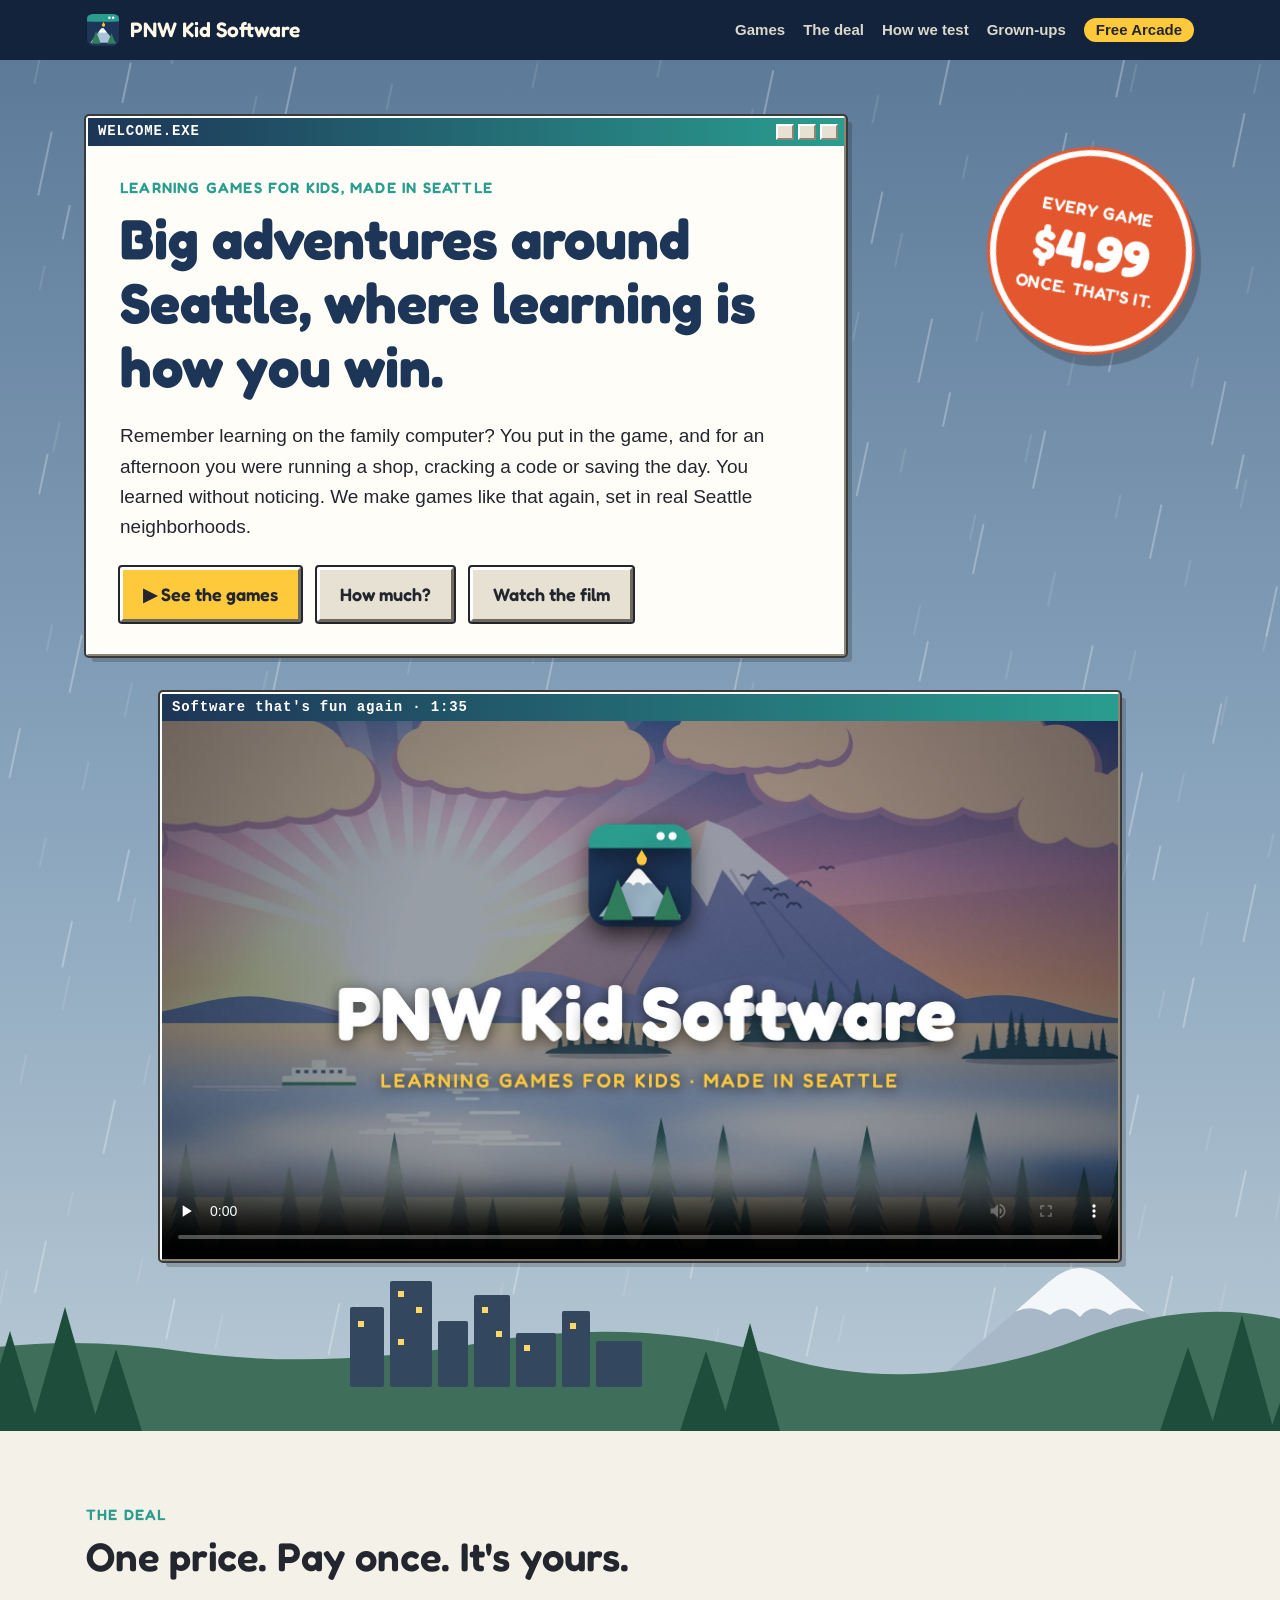
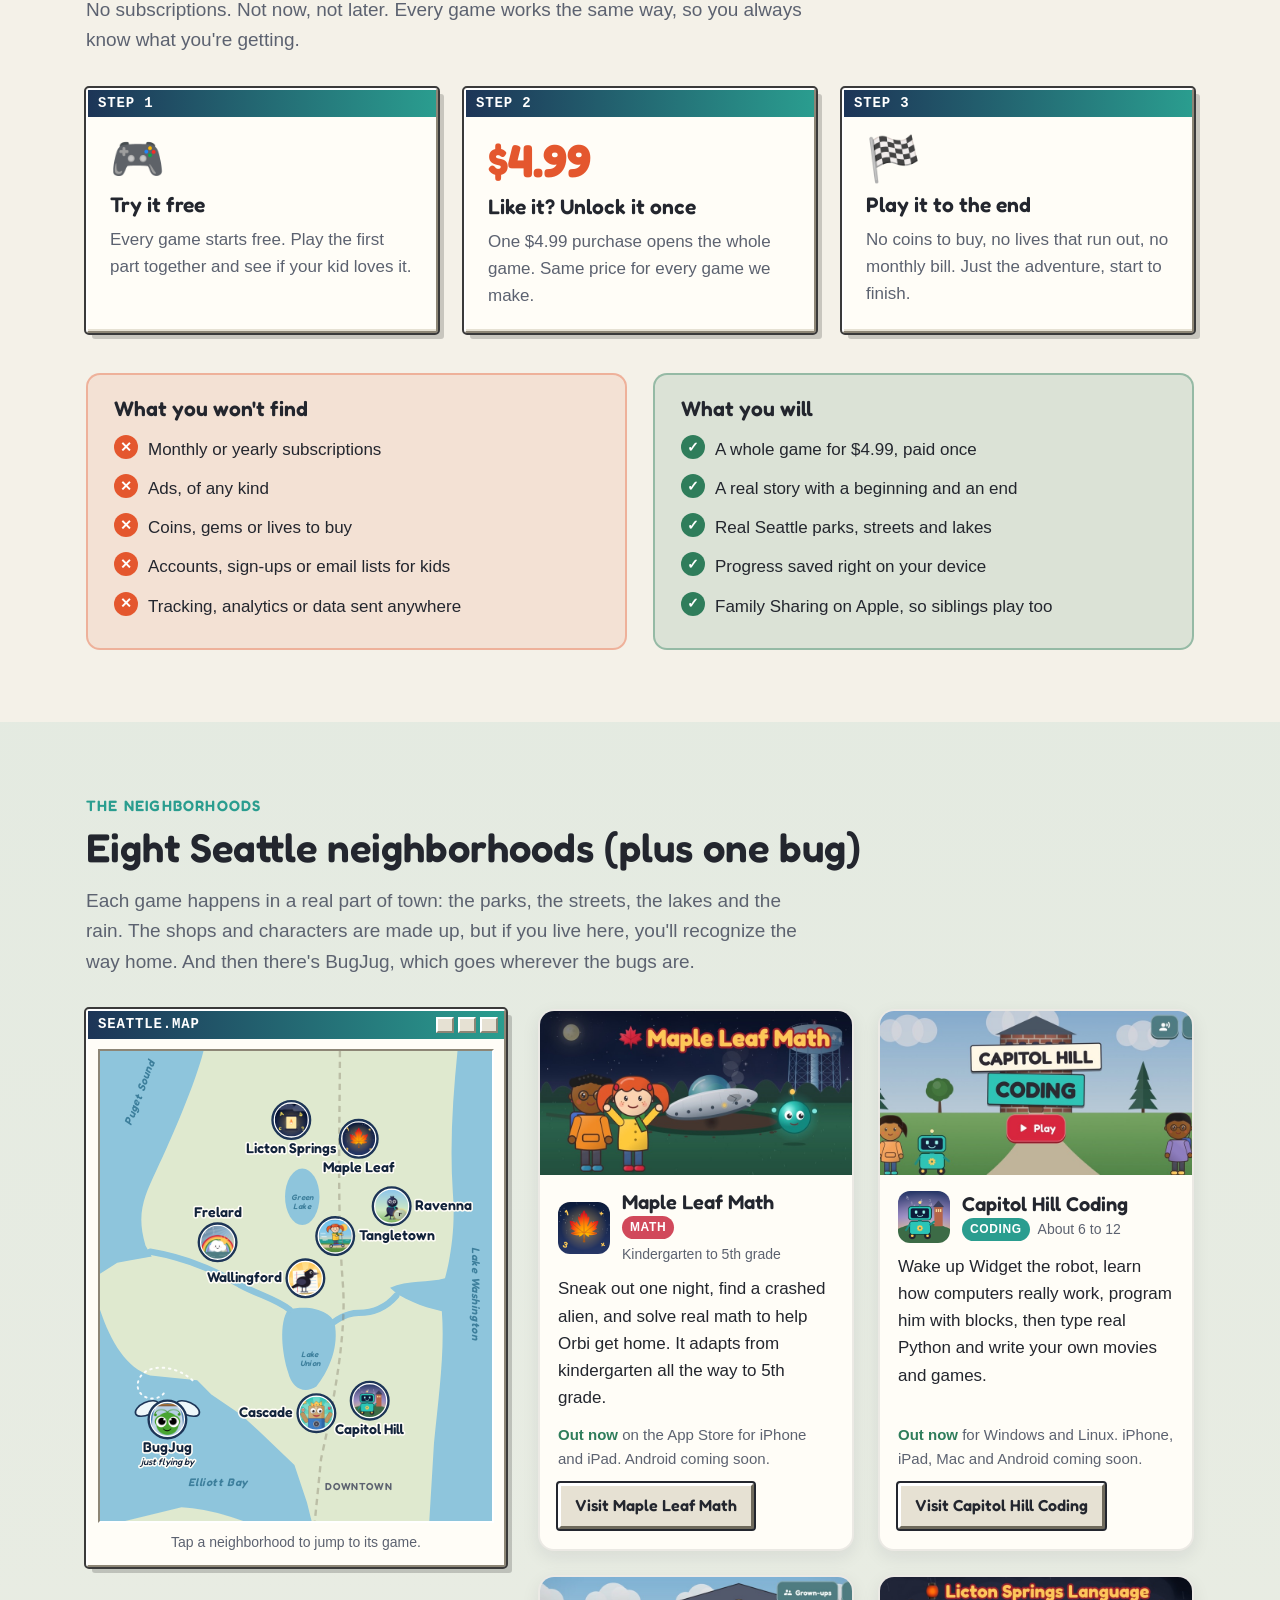
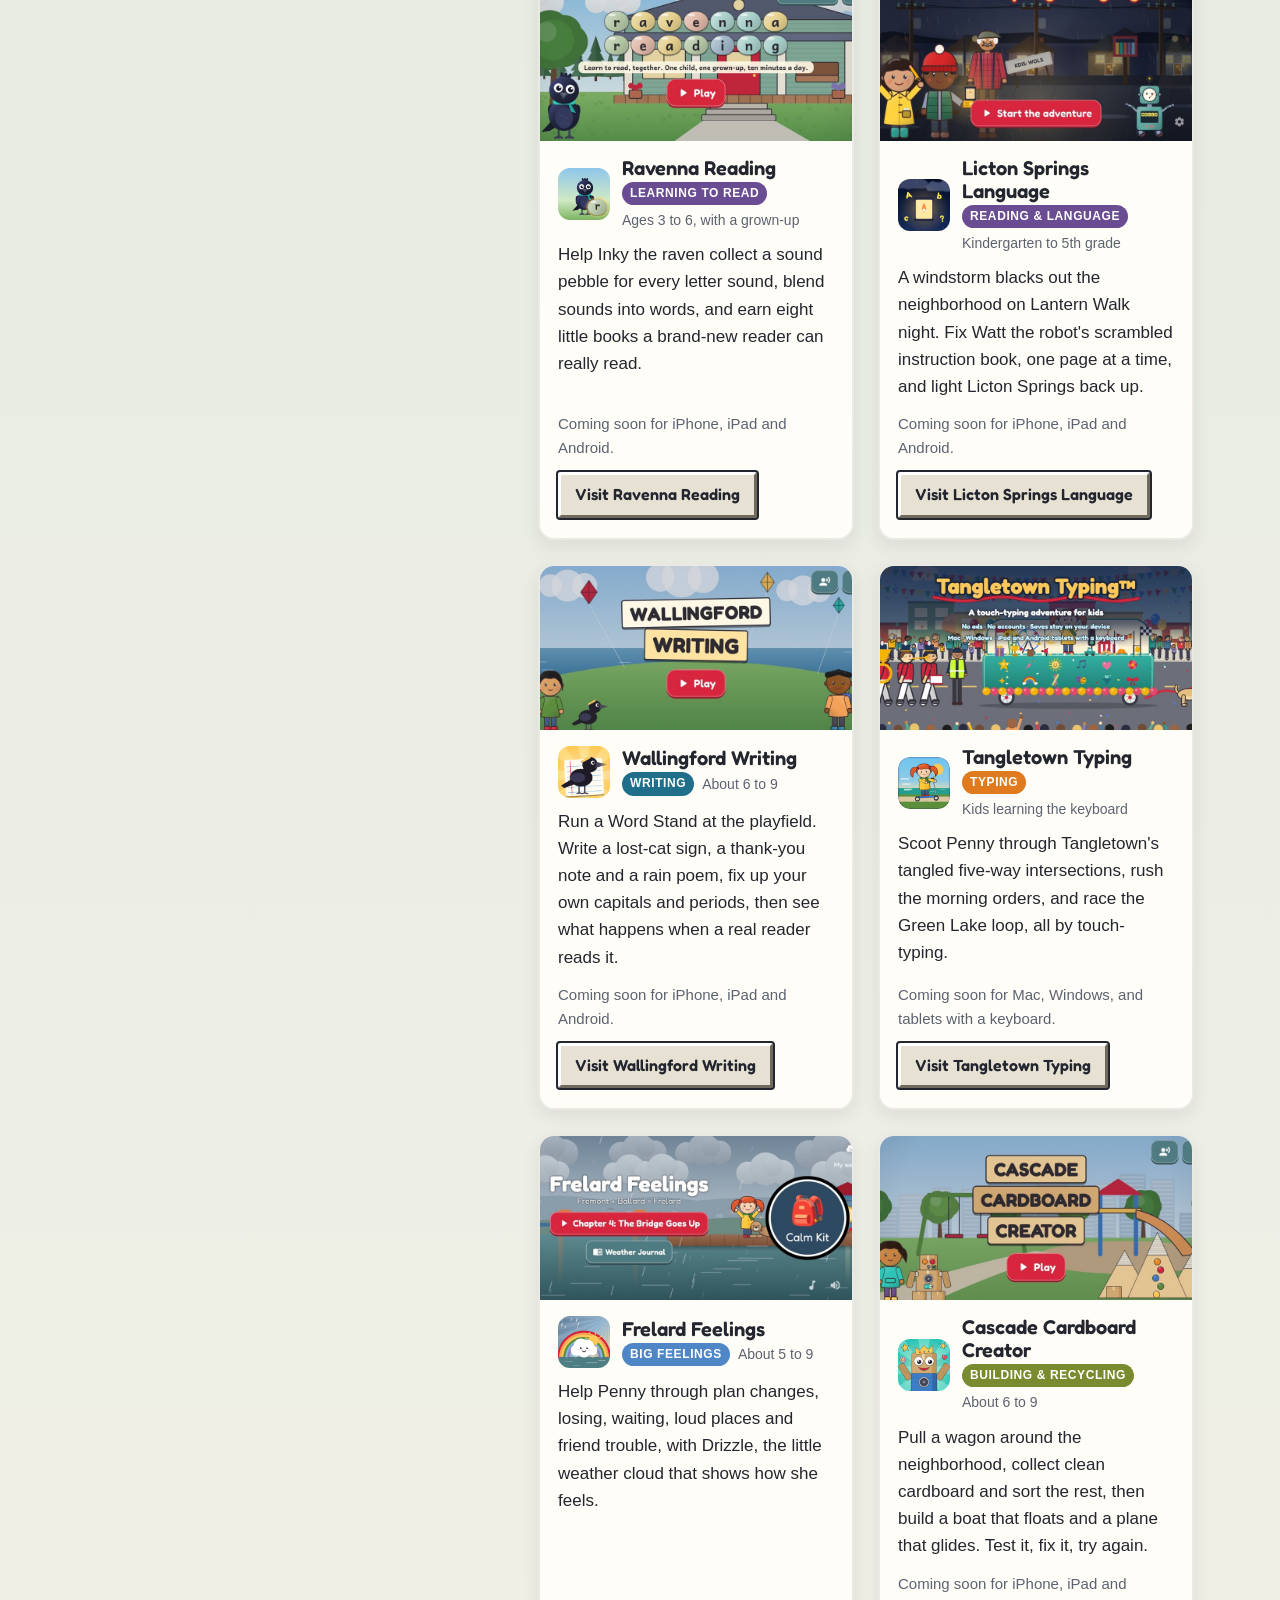
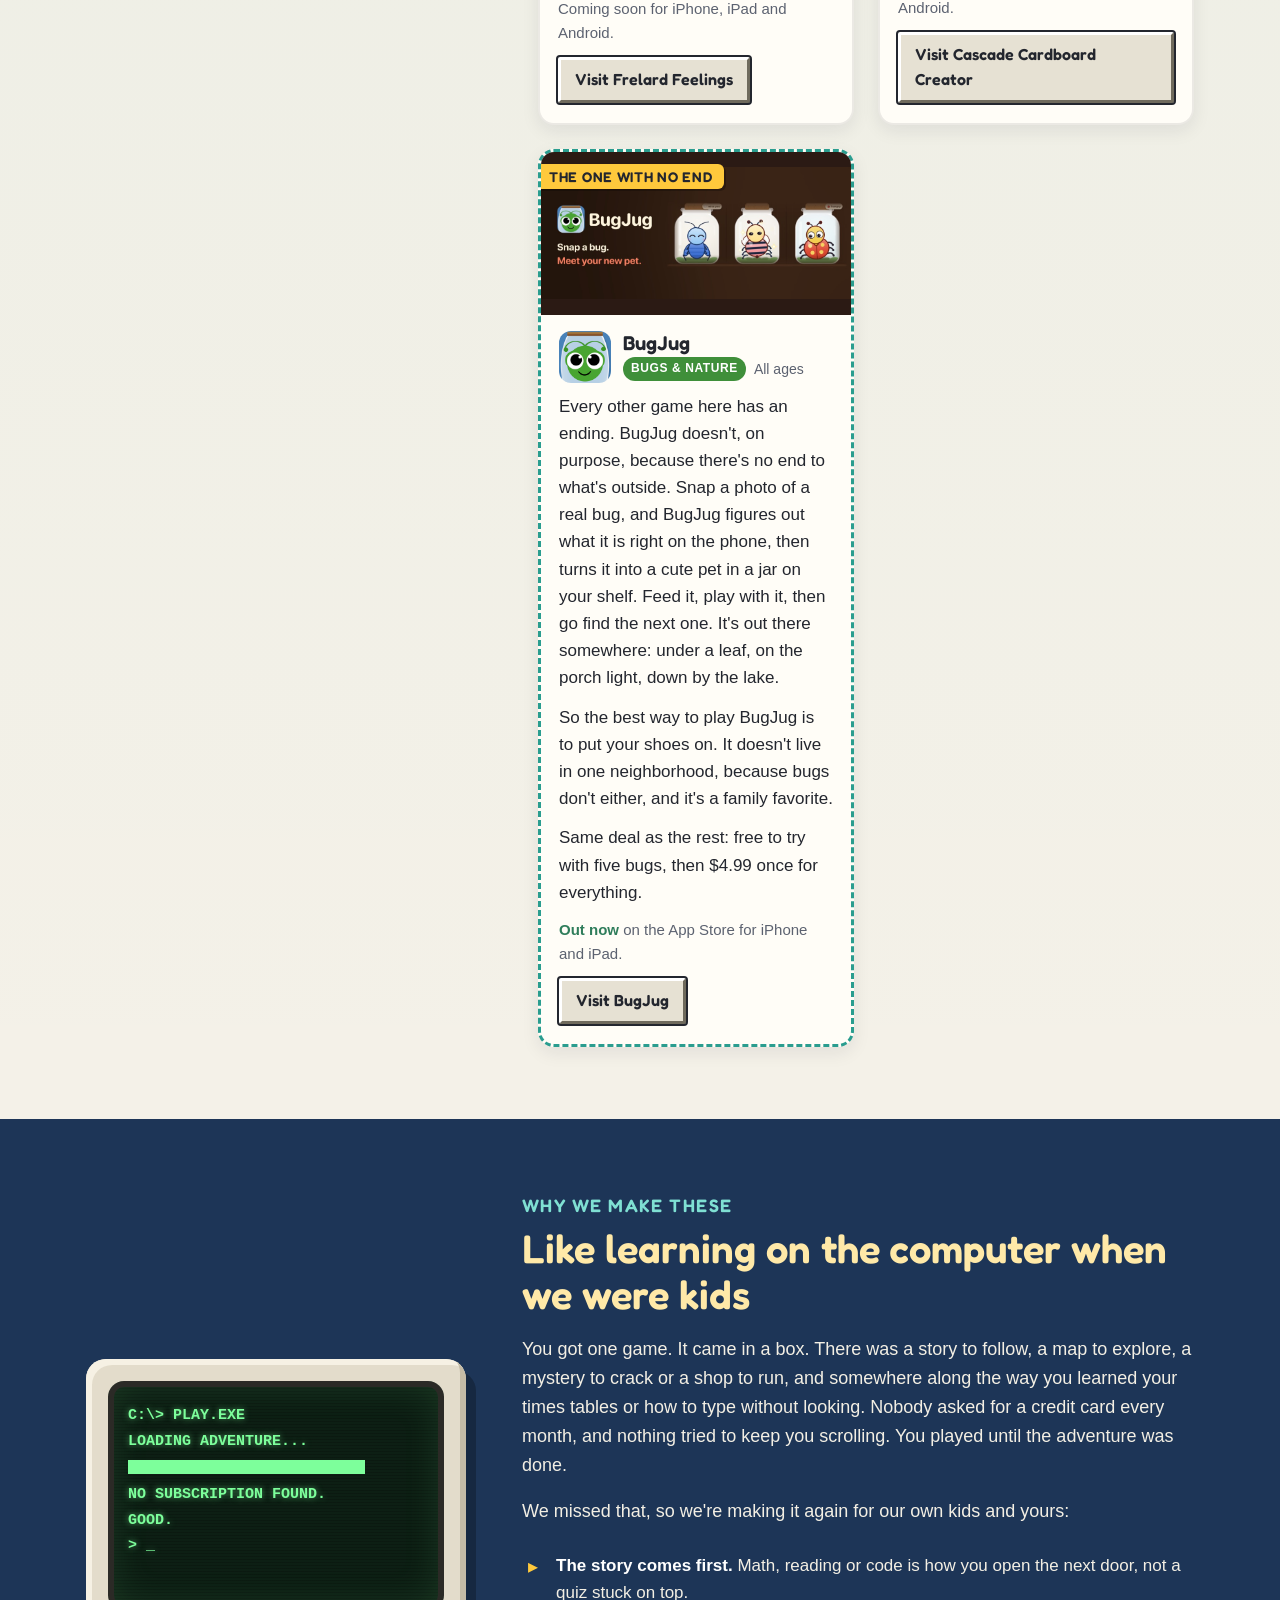
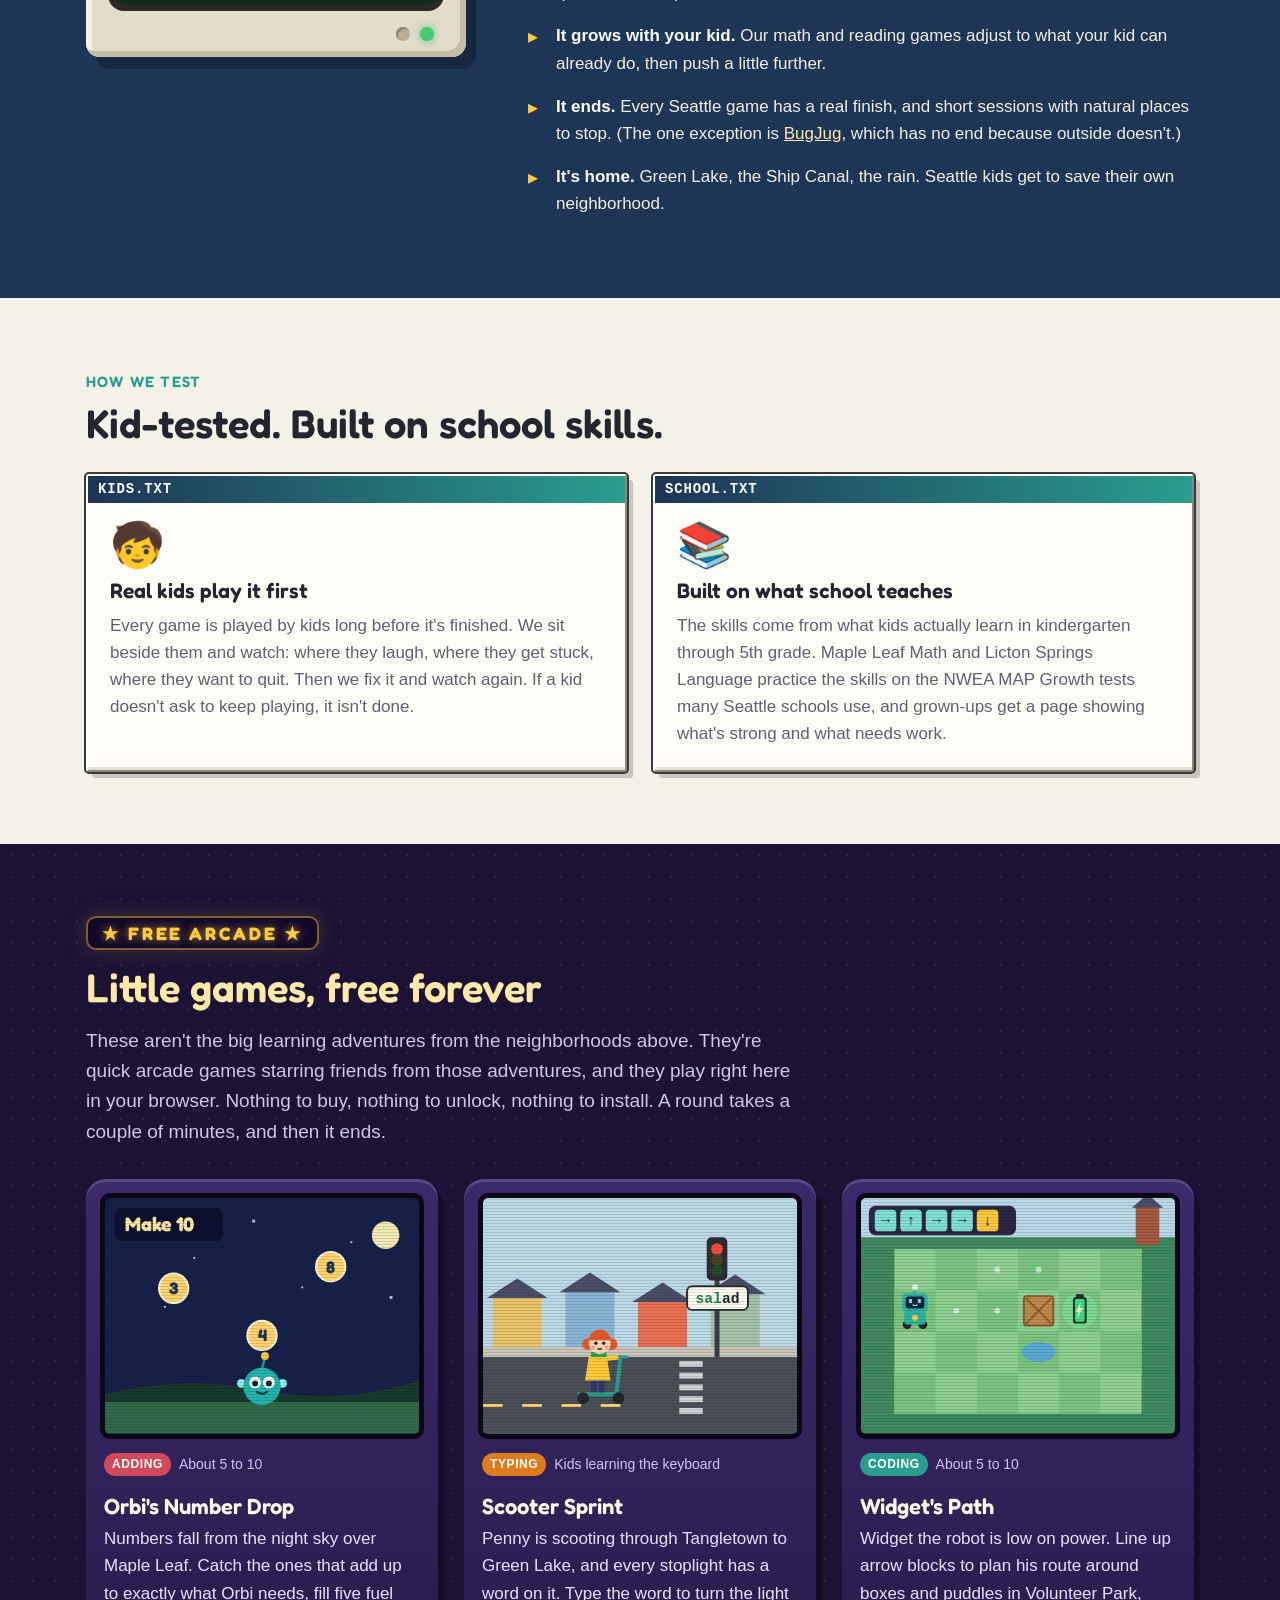
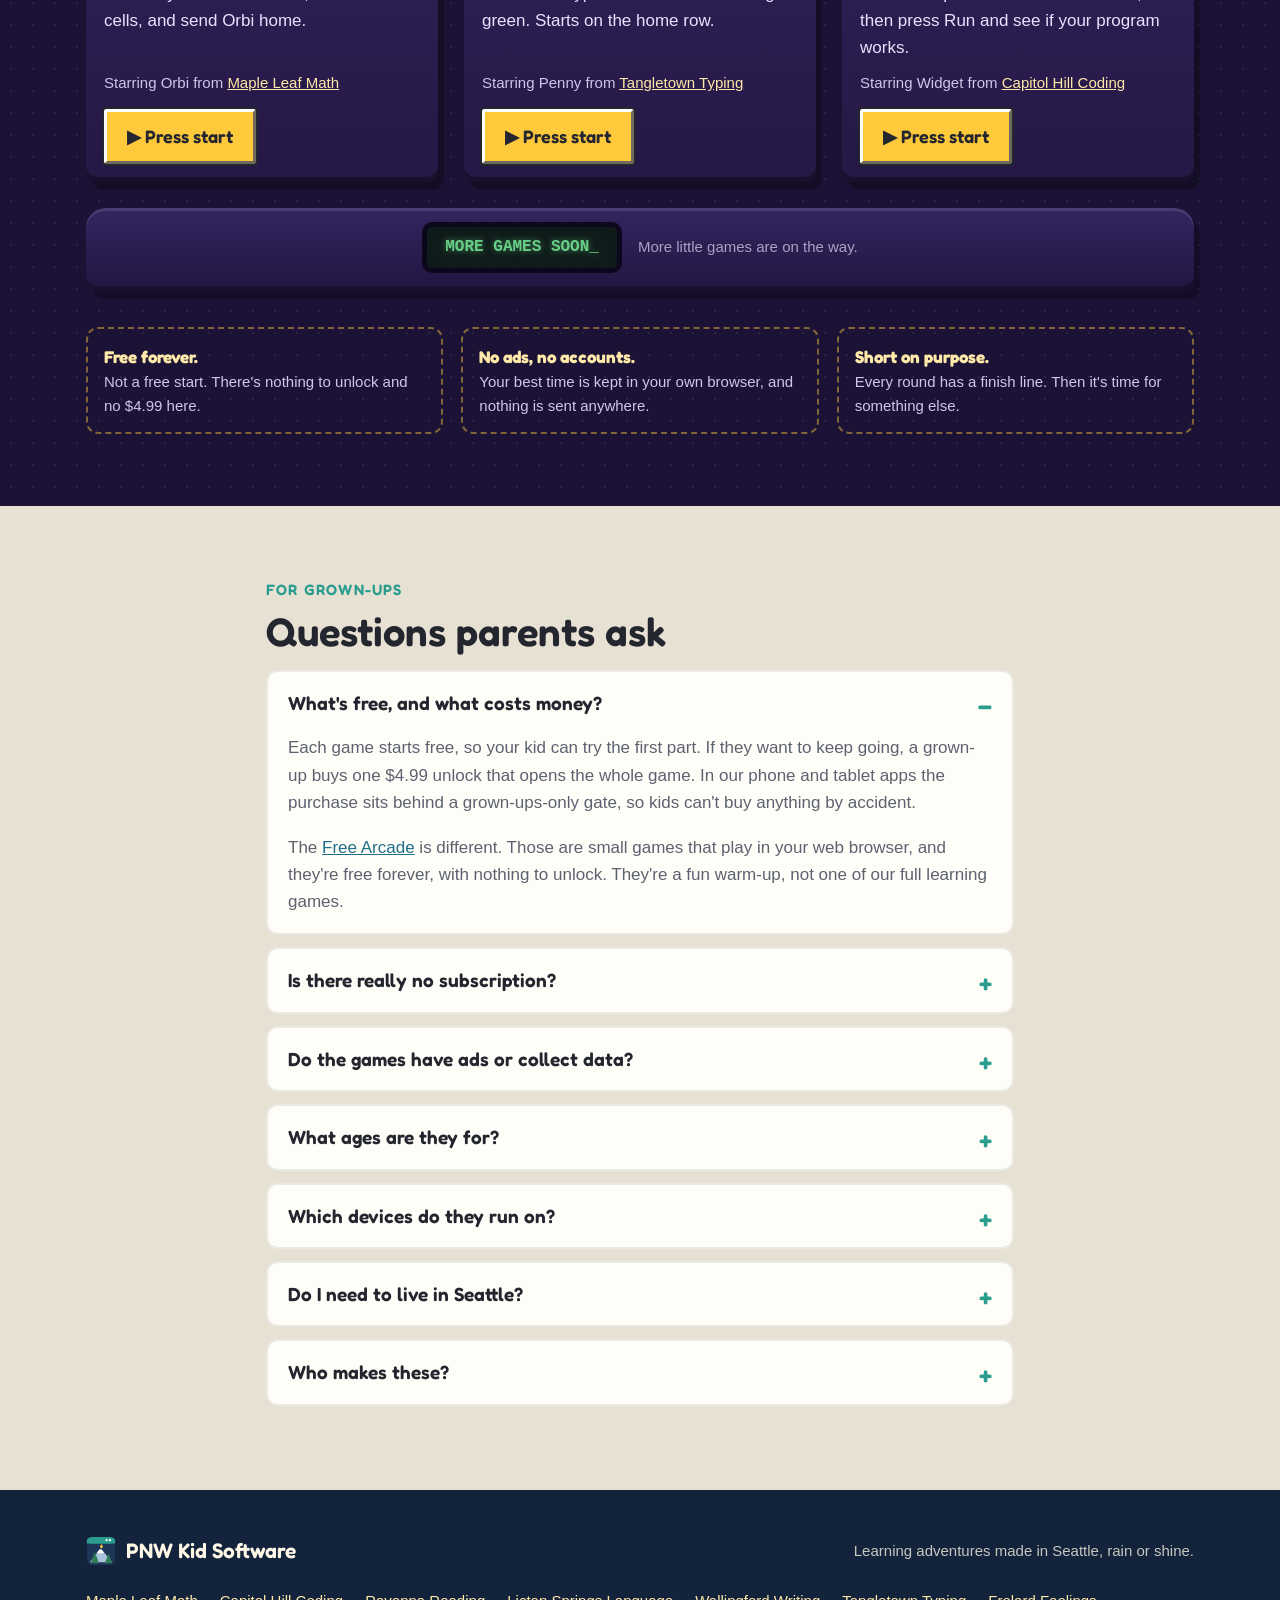
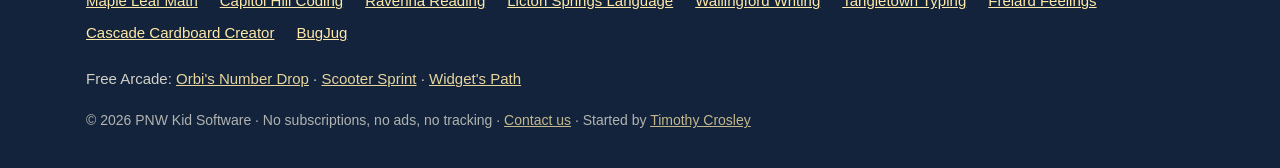
<file: index.html>
<!doctype html>
<html lang="en">
<head>
<meta charset="utf-8">
<meta name="viewport" content="width=device-width, initial-scale=1">
<title>PNW Kid Software: Seattle Learning Adventures</title>
<meta name="description" content="Learning games for kids, set in real Seattle neighborhoods. Math, reading, writing, typing, coding, building and big feelings. Every game is free to try, then $4.99 once for the whole thing. No subscriptions, no ads, no accounts, no tracking. Tested by real kids.">
<meta name="theme-color" content="#1d3557">
<meta property="og:title" content="PNW Kid Software: Seattle Learning Adventures">
<meta property="og:description" content="Learning games like the ones we grew up with, set in real Seattle neighborhoods. Free to try, then $4.99 once. No subscriptions, ever.">
<meta property="og:type" content="website">
<link rel="icon" href="favicon.svg" type="image/svg+xml">
<link rel="stylesheet" href="style.css">
</head>
<body>

<header class="bar">
  <div class="wrap">
    <a class="brand" href="#top" aria-label="PNW Kid Software, home">
      <img src="favicon.svg" alt="" width="34" height="34">
      <span>PNW Kid Software</span>
    </a>
    <nav aria-label="Sections">
      <a href="#games">Games</a>
      <a href="#deal">The deal</a>
      <a href="#tested">How we test</a>
      <a href="#grownups">Grown-ups</a>
      <a class="nav-arcade" href="#arcade">Free Arcade</a>
    </nav>
  </div>
</header>

<main id="top">

<!-- ============ Hero: a rainy Seattle desktop with one big window ============ -->
<section class="hero">
  <div class="rain" aria-hidden="true"></div>
  <svg class="skyline" viewBox="0 0 1440 220" preserveAspectRatio="xMidYMax slice" aria-hidden="true">
    <path class="mtn" d="M960 220 L1130 70 Q1160 44 1190 70 L1360 220 Z"/>
    <path class="snow" d="M1095 101 L1130 70 Q1160 44 1190 70 L1225 101 Q1205 92 1190 104 Q1172 90 1160 106 Q1146 90 1130 104 Q1112 92 1095 101 Z"/>
    <path class="hills" d="M0 220 V150 Q120 120 260 140 T560 132 T860 146 T1160 128 T1440 140 V220 Z"/>
    <g class="town">
      <rect x="430" y="96" width="34" height="80" rx="2"/><rect x="470" y="70" width="42" height="106" rx="2"/>
      <rect x="518" y="110" width="30" height="66" rx="2"/><rect x="554" y="84" width="36" height="92" rx="2"/>
      <rect x="596" y="122" width="40" height="54" rx="2"/><rect x="642" y="100" width="28" height="76" rx="2"/>
      <rect x="676" y="130" width="46" height="46" rx="2"/>
    </g>
    <g class="lights">
      <rect x="478" y="80" width="6" height="6"/><rect x="496" y="96" width="6" height="6"/><rect x="478" y="128" width="6" height="6"/>
      <rect x="562" y="96" width="6" height="6"/><rect x="576" y="120" width="6" height="6"/><rect x="438" y="110" width="6" height="6"/>
      <rect x="650" y="112" width="6" height="6"/><rect x="604" y="134" width="6" height="6"/>
    </g>
    <g class="trees">
      <path d="M60 220 L90 120 L120 220 Z"/><path d="M110 220 L145 96 L180 220 Z"/><path d="M170 220 L196 138 L222 220 Z"/>
      <path d="M760 220 L786 140 L812 220 Z"/><path d="M800 220 L830 112 L860 220 Z"/>
      <path d="M1240 220 L1268 136 L1296 220 Z"/><path d="M1290 220 L1322 104 L1354 220 Z"/><path d="M1350 220 L1376 146 L1402 220 Z"/>
    </g>
  </svg>

  <div class="wrap hero-inner">
    <div class="win hero-win">
      <div class="win-title"><span>WELCOME.EXE</span><span class="win-btns" aria-hidden="true"><i></i><i></i><i></i></span></div>
      <div class="win-body">
        <p class="kicker">Learning games for kids, made in Seattle</p>
        <h1>Big adventures around Seattle, where learning is how you win.</h1>
        <p class="lede">Remember learning on the family computer? You put in the game, and for an afternoon you were running a shop, cracking a code or saving the day. You learned without noticing. We make games like that again, set in real Seattle neighborhoods.</p>
        <div class="cta">
          <a class="btn btn-go" href="#games">&#9654;&nbsp;See the games</a>
          <a class="btn" href="#deal">How much?</a>
          <a class="btn" href="#film">Watch the film</a>
        </div>
      </div>
    </div>
    <div class="sticker" aria-label="Every game is $4.99, once. No subscription.">
      <span class="s-top">Every game</span>
      <span class="s-price">$4.99</span>
      <span class="s-bot">once. that's it.</span>
    </div>
  </div>
  <div class="wrap film-wrap">
    <div class="win film-window">
      <div class="win-title"><span id="film-name">Software that's fun again · 1:35</span></div>
      <video id="film" aria-labelledby="film-name" controls playsinline preload="none"
             width="1920" height="1080" poster="video/fun-again.jpg?v=2">
        <source src="video/fun-again-720.mp4?v=2" type="video/mp4" media="(max-width: 720px)">
        <source src="video/fun-again.mp4?v=2" type="video/mp4">
        <track kind="captions" srclang="en" label="English" src="video/fun-again.en.vtt?v=2">
        <a href="video/fun-again.mp4?v=2">Download the film</a>
      </video>
    </div>
  </div>
</section>

<!-- ============ The deal ============ -->
<section class="section deal" id="deal">
  <div class="wrap">
    <p class="kicker">The deal</p>
    <h2>One price. Pay once. It's yours.</h2>
    <p class="intro">No subscriptions. Not now, not later. Every game works the same way, so you always know what you're getting.</p>

    <ol class="steps">
      <li class="win">
        <div class="win-title"><span>STEP 1</span></div>
        <div class="win-body">
          <span class="big" aria-hidden="true">🎮</span>
          <h3>Try it free</h3>
          <p>Every game starts free. Play the first part together and see if your kid loves it.</p>
        </div>
      </li>
      <li class="win">
        <div class="win-title"><span>STEP 2</span></div>
        <div class="win-body">
          <span class="big price" aria-hidden="true">$4.99</span>
          <h3>Like it? Unlock it once</h3>
          <p>One $4.99 purchase opens the whole game. Same price for every game we make.</p>
        </div>
      </li>
      <li class="win">
        <div class="win-title"><span>STEP 3</span></div>
        <div class="win-body">
          <span class="big" aria-hidden="true">🏁</span>
          <h3>Play it to the end</h3>
          <p>No coins to buy, no lives that run out, no monthly bill. Just the adventure, start to finish.</p>
        </div>
      </li>
    </ol>

    <div class="compare">
      <div class="col no">
        <h3>What you won't find</h3>
        <ul>
          <li>Monthly or yearly subscriptions</li>
          <li>Ads, of any kind</li>
          <li>Coins, gems or lives to buy</li>
          <li>Accounts, sign-ups or email lists for kids</li>
          <li>Tracking, analytics or data sent anywhere</li>
        </ul>
      </div>
      <div class="col yes">
        <h3>What you will</h3>
        <ul>
          <li>A whole game for $4.99, paid once</li>
          <li>A real story with a beginning and an end</li>
          <li>Real Seattle parks, streets and lakes</li>
          <li>Progress saved right on your device</li>
          <li>Family Sharing on Apple, so siblings play too</li>
        </ul>
      </div>
    </div>
  </div>
</section>

<!-- ============ Games + map ============ -->
<section class="section games" id="games">
  <div class="wrap">
    <p class="kicker">The neighborhoods</p>
    <h2>Eight Seattle neighborhoods (plus one bug)</h2>
    <p class="intro">Each game happens in a real part of town: the parks, the streets, the lakes and the rain. The shops and characters are made up, but if you live here, you'll recognize the way home. And then there's BugJug, which goes wherever the bugs are.</p>

    <div class="games-layout">
      <div class="win map-win">
        <div class="win-title"><span>SEATTLE.MAP</span><span class="win-btns" aria-hidden="true"><i></i><i></i><i></i></span></div>
        <div class="win-body map-body">
          <svg class="map" viewBox="0 0 500 600" role="img" aria-labelledby="map-title">
            <title id="map-title">Map of Seattle showing the eight neighborhoods with a game</title>
            <defs>
              <clipPath id="round" clipPathUnits="objectBoundingBox"><circle cx=".5" cy=".5" r=".5"/></clipPath>
            </defs>
            <rect class="land" width="500" height="600"/>
            <!-- Puget Sound, north of the locks -->
            <path class="water" d="M0 0 H132 C122 40 92 110 72 152 C56 186 46 208 58 248 L66 262 L22 270 L0 284 Z"/>
            <!-- Puget Sound and Elliott Bay, south of Magnolia -->
            <path class="water" d="M0 330 C14 372 34 404 64 414 L124 420 L142 438 L180 464 L204 486 L248 528 L264 576 L270 600 H0 Z"/>
            <path class="land" d="M30 600 L104 582 Q140 584 184 600 Z"/>
            <!-- Lake Washington and Union Bay -->
            <path class="water" d="M500 0 H456 C450 60 446 120 450 180 C454 228 446 268 440 290 C420 296 392 292 370 302 C384 316 410 326 436 332 C440 382 432 440 426 500 L420 600 H500 Z"/>
            <!-- Lake Union -->
            <path class="water" d="M240 330 C270 322 300 334 300 352 C304 382 290 410 276 428 C260 438 245 430 240 410 C232 386 228 346 240 330 Z"/>
            <!-- Green Lake -->
            <ellipse class="water" cx="258" cy="186" rx="22" ry="36"/>
            <!-- Ship Canal and Montlake Cut -->
            <path class="canal" d="M64 256 C100 262 140 276 178 298 C204 312 224 316 242 330"/>
            <path class="canal" d="M378 312 C366 326 350 334 330 334 C316 334 306 340 298 346"/>
            <!-- I-5, faintly -->
            <path class="road" d="M306 0 C306 90 302 200 310 300 C314 360 300 440 282 520 L274 600"/>

            <text class="wlabel" x="40" y="96" transform="rotate(-70 40 96)">Puget Sound</text>
            <text class="wlabel" x="474" y="250" transform="rotate(90 474 250)">Lake Washington</text>
            <text class="wlabel small" x="268" y="390" text-anchor="middle">Lake</text>
            <text class="wlabel small" x="268" y="402" text-anchor="middle">Union</text>
            <text class="wlabel small" x="258" y="190" text-anchor="middle">Green</text>
            <text class="wlabel small" x="258" y="201" text-anchor="middle">Lake</text>
            <text class="wlabel" x="150" y="555" text-anchor="middle">Elliott Bay</text>
            <text class="plabel" x="330" y="560" text-anchor="middle">Downtown</text>

            <a href="#licton-springs-language" class="pin"><g transform="translate(244 88)"><circle r="24"/><image href="img/games/lictonspringslanguage-icon.png" x="-21" y="-21" width="42" height="42" clip-path="url(#round)"/><text y="42" text-anchor="middle">Licton Springs</text></g></a>
            <a href="#maple-leaf-math" class="pin"><g transform="translate(330 112)"><circle r="24"/><image href="img/games/mapleleafmath-icon.png" x="-21" y="-21" width="42" height="42" clip-path="url(#round)"/><text y="42" text-anchor="middle">Maple Leaf</text></g></a>
            <a href="#ravenna-reading" class="pin"><g transform="translate(372 198)"><circle r="24"/><image href="img/games/ravennareading-icon.png" x="-21" y="-21" width="42" height="42" clip-path="url(#round)"/><text x="30" y="5">Ravenna</text></g></a>
            <a href="#tangletown-typing" class="pin"><g transform="translate(300 236)"><circle r="24"/><image href="img/games/tangletowntyping-icon.png" x="-21" y="-21" width="42" height="42" clip-path="url(#round)"/><text x="30" y="5">Tangletown</text></g></a>
            <a href="#wallingford-writing" class="pin"><g transform="translate(262 290)"><circle r="24"/><image href="img/games/wallingfordwriting-icon.png" x="-21" y="-21" width="42" height="42" clip-path="url(#round)"/><text x="-30" y="5" text-anchor="end">Wallingford</text></g></a>
            <a href="#frelard-feelings" class="pin"><g transform="translate(150 244)"><circle r="24"/><image href="img/games/frelardfeelings-icon.png" x="-21" y="-21" width="42" height="42" clip-path="url(#round)"/><text y="-32" text-anchor="middle">Frelard</text></g></a>
            <a href="#cascade-cardboard-creator" class="pin"><g transform="translate(276 462)"><circle r="24"/><image href="img/games/cascadecardboardcreator-icon.png" x="-21" y="-21" width="42" height="42" clip-path="url(#round)"/><text x="-30" y="5" text-anchor="end">Cascade</text></g></a>
            <!-- BugJug isn't from one neighborhood, so it flies over the Sound -->
            <path class="trail" d="M118 420 C96 400 60 398 50 418 C40 440 70 452 82 436"/>
            <a href="#bugjug" class="pin pin-fly"><g transform="translate(86 470)"><g class="bob"><ellipse class="wing" cx="-26" cy="-14" rx="16" ry="8" transform="rotate(-25 -26 -14)"/><ellipse class="wing" cx="26" cy="-14" rx="16" ry="8" transform="rotate(25 26 -14)"/><circle r="24"/><image href="img/games/bugjug-icon.png" x="-21" y="-21" width="42" height="42" clip-path="url(#round)"/></g><text y="42" text-anchor="middle">BugJug</text><text class="sub" y="58" text-anchor="middle">just flying by</text></g></a>
            <a href="#capitol-hill-coding" class="pin"><g transform="translate(344 446)"><circle r="24"/><image href="img/games/capitolhillcoding-icon.png" x="-21" y="-21" width="42" height="42" clip-path="url(#round)"/><text x="0" y="42" text-anchor="middle">Capitol Hill</text></g></a>
          </svg>
          <p class="map-note">Tap a neighborhood to jump to its game.</p>
        </div>
      </div>

      <div class="cards">

        <article class="card" id="maple-leaf-math">
          <img class="shot" src="img/games/mapleleafmath.jpg" alt="Maple Leaf Math: Penny, her friend and a little alien beside a crashed spaceship at night" loading="lazy" width="800" height="420">
          <div class="card-body">
            <div class="card-head">
              <img src="img/games/mapleleafmath-icon.png" alt="" width="52" height="52" loading="lazy">
              <div><h3>Maple Leaf Math</h3><p class="tags"><span class="tag t-math">Math</span><span>Kindergarten to 5th grade</span></p></div>
            </div>
            <p>Sneak out one night, find a crashed alien, and solve real math to help Orbi get home. It adapts from kindergarten all the way to 5th grade.</p>
            <p class="status live"><b>Out now</b> on the App Store for iPhone and iPad. Android coming soon.</p>
            <a class="btn btn-small" href="https://mapleleafmath.github.io/">Visit Maple Leaf Math</a>
          </div>
        </article>

        <article class="card" id="capitol-hill-coding">
          <img class="shot" src="img/games/capitolhillcoding.jpg" alt="Capitol Hill Coding: two kids and Widget the robot" loading="lazy" width="800" height="420">
          <div class="card-body">
            <div class="card-head">
              <img src="img/games/capitolhillcoding-icon.png" alt="" width="52" height="52" loading="lazy">
              <div><h3>Capitol Hill Coding</h3><p class="tags"><span class="tag t-code">Coding</span><span>About 6 to 12</span></p></div>
            </div>
            <p>Wake up Widget the robot, learn how computers really work, program him with blocks, then type real Python and write your own movies and games.</p>
            <p class="status live"><b>Out now</b> for Windows and Linux. iPhone, iPad, Mac and Android coming soon.</p>
            <a class="btn btn-small" href="https://capitolhillcoding.github.io/">Visit Capitol Hill Coding</a>
          </div>
        </article>

        <article class="card" id="ravenna-reading">
          <img class="shot" src="img/games/ravennareading.jpg" alt="Ravenna Reading: Inky the raven" loading="lazy" width="800" height="420">
          <div class="card-body">
            <div class="card-head">
              <img src="img/games/ravennareading-icon.png" alt="" width="52" height="52" loading="lazy">
              <div><h3>Ravenna Reading</h3><p class="tags"><span class="tag t-read">Learning to read</span><span>Ages 3 to 6, with a grown-up</span></p></div>
            </div>
            <p>Help Inky the raven collect a sound pebble for every letter sound, blend sounds into words, and earn eight little books a brand-new reader can really read.</p>
            <p class="status">Coming soon for iPhone, iPad and Android.</p>
            <a class="btn btn-small" href="https://ravennareading.github.io/">Visit Ravenna Reading</a>
          </div>
        </article>

        <article class="card" id="licton-springs-language">
          <img class="shot" src="img/games/lictonspringslanguage.jpg" alt="Licton Springs Language: Wren and Watt the robot on Lantern Walk night" loading="lazy" width="800" height="420">
          <div class="card-body">
            <div class="card-head">
              <img src="img/games/lictonspringslanguage-icon.png" alt="" width="52" height="52" loading="lazy">
              <div><h3>Licton Springs Language</h3><p class="tags"><span class="tag t-read">Reading &amp; language</span><span>Kindergarten to 5th grade</span></p></div>
            </div>
            <p>A windstorm blacks out the neighborhood on Lantern Walk night. Fix Watt the robot's scrambled instruction book, one page at a time, and light Licton Springs back up.</p>
            <p class="status">Coming soon for iPhone, iPad and Android.</p>
            <a class="btn btn-small" href="https://lictonspringslanguage.github.io/">Visit Licton Springs Language</a>
          </div>
        </article>

        <article class="card" id="wallingford-writing">
          <img class="shot" src="img/games/wallingfordwriting.jpg" alt="Wallingford Writing: Juno at her Word Stand" loading="lazy" width="800" height="420">
          <div class="card-body">
            <div class="card-head">
              <img src="img/games/wallingfordwriting-icon.png" alt="" width="52" height="52" loading="lazy">
              <div><h3>Wallingford Writing</h3><p class="tags"><span class="tag t-write">Writing</span><span>About 6 to 9</span></p></div>
            </div>
            <p>Run a Word Stand at the playfield. Write a lost-cat sign, a thank-you note and a rain poem, fix up your own capitals and periods, then see what happens when a real reader reads it.</p>
            <p class="status">Coming soon for iPhone, iPad and Android.</p>
            <a class="btn btn-small" href="https://wallingford-writing.github.io/">Visit Wallingford Writing</a>
          </div>
        </article>

        <article class="card" id="tangletown-typing">
          <img class="shot" src="img/games/tangletowntyping.jpg" alt="Tangletown Typing: a neighborhood parade with a typing float" loading="lazy" width="800" height="450">
          <div class="card-body">
            <div class="card-head">
              <img src="img/games/tangletowntyping-icon.png" alt="" width="52" height="52" loading="lazy">
              <div><h3>Tangletown Typing</h3><p class="tags"><span class="tag t-type">Typing</span><span>Kids learning the keyboard</span></p></div>
            </div>
            <p>Scoot Penny through Tangletown's tangled five-way intersections, rush the morning orders, and race the Green Lake loop, all by touch-typing.</p>
            <p class="status">Coming soon for Mac, Windows, and tablets with a keyboard.</p>
            <a class="btn btn-small" href="https://tangletown-typing.github.io/">Visit Tangletown Typing</a>
          </div>
        </article>

        <article class="card" id="frelard-feelings">
          <img class="shot" src="img/games/frelardfeelings.jpg" alt="Frelard Feelings: Penny and Drizzle, her little weather cloud" loading="lazy" width="800" height="420">
          <div class="card-body">
            <div class="card-head">
              <img src="img/games/frelardfeelings-icon.png" alt="" width="52" height="52" loading="lazy">
              <div><h3>Frelard Feelings</h3><p class="tags"><span class="tag t-feel">Big feelings</span><span>About 5 to 9</span></p></div>
            </div>
            <p>Help Penny through plan changes, losing, waiting, loud places and friend trouble, with Drizzle, the little weather cloud that shows how she feels.</p>
            <p class="status">Coming soon for iPhone, iPad and Android.</p>
            <a class="btn btn-small" href="https://frelardfeelings.github.io/">Visit Frelard Feelings</a>
          </div>
        </article>

        <article class="card" id="cascade-cardboard-creator">
          <img class="shot" src="img/games/cascadecardboardcreator.jpg" alt="Cascade Cardboard Creator: kids with a wagon full of cardboard and Flap the Box Bot" loading="lazy" width="800" height="420">
          <div class="card-body">
            <div class="card-head">
              <img src="img/games/cascadecardboardcreator-icon.png" alt="" width="52" height="52" loading="lazy">
              <div><h3>Cascade Cardboard Creator</h3><p class="tags"><span class="tag t-make">Building &amp; recycling</span><span>About 6 to 9</span></p></div>
            </div>
            <p>Pull a wagon around the neighborhood, collect clean cardboard and sort the rest, then build a boat that floats and a plane that glides. Test it, fix it, try again.</p>
            <p class="status">Coming soon for iPhone, iPad and Android.</p>
            <a class="btn btn-small" href="https://cascadecardboardcreator.github.io/">Visit Cascade Cardboard Creator</a>
          </div>
        </article>

        <article class="card card-bonus" id="bugjug">
          <p class="ribbon">The one with no end</p>
          <img class="shot shot-contain" src="img/games/bugjug.jpg" alt="BugJug: three cartoon bug pets in glass jars on a shelf" loading="lazy" width="900" height="385">
          <div class="card-body">
            <div class="card-head">
              <img src="img/games/bugjug-icon.png" alt="" width="52" height="52" loading="lazy">
              <div><h3>BugJug</h3><p class="tags"><span class="tag t-bug">Bugs &amp; nature</span><span>All ages</span></p></div>
            </div>
            <p>Every other game here has an ending. BugJug doesn't, on purpose, because there's no end to what's outside. Snap a photo of a real bug, and BugJug figures out what it is right on the phone, then turns it into a cute pet in a jar on your shelf. Feed it, play with it, then go find the next one. It's out there somewhere: under a leaf, on the porch light, down by the lake.</p>
            <p>So the best way to play BugJug is to put your shoes on. It doesn't live in one neighborhood, because bugs don't either, and it's a family favorite.</p>
            <p>Same deal as the rest: free to try with five bugs, then $4.99 once for everything.</p>
            <p class="status live"><b>Out now</b> on the App Store for iPhone and iPad.</p>
            <a class="btn btn-small" href="https://timothycrosley.github.io/bug-jug.github.io/">Visit BugJug</a>
          </div>
        </article>

      </div>
    </div>
  </div>
</section>

<!-- ============ Like when we were kids ============ -->
<section class="section retro" id="why">
  <div class="wrap retro-inner">
    <div class="crt" aria-hidden="true">
      <div class="crt-screen">
        <p>C:\&gt; PLAY.EXE</p>
        <p>LOADING ADVENTURE...</p>
        <p class="bar-load"><span></span></p>
        <p>NO SUBSCRIPTION FOUND.</p>
        <p>GOOD.</p>
        <p class="cursor">&gt; _</p>
      </div>
      <div class="crt-chin"><i></i><i></i></div>
    </div>
    <div>
      <p class="kicker">Why we make these</p>
      <h2>Like learning on the computer when we were kids</h2>
      <p>You got one game. It came in a box. There was a story to follow, a map to explore, a mystery to crack or a shop to run, and somewhere along the way you learned your times tables or how to type without looking. Nobody asked for a credit card every month, and nothing tried to keep you scrolling. You played until the adventure was done.</p>
      <p>We missed that, so we're making it again for our own kids and yours:</p>
      <ul class="ticks">
        <li><b>The story comes first.</b> Math, reading or code is how you open the next door, not a quiz stuck on top.</li>
        <li><b>It grows with your kid.</b> Our math and reading games adjust to what your kid can already do, then push a little further.</li>
        <li><b>It ends.</b> Every Seattle game has a real finish, and short sessions with natural places to stop. (The one exception is <a href="#bugjug">BugJug</a>, which has no end because outside doesn't.)</li>
        <li><b>It's home.</b> Green Lake, the Ship Canal, the rain. Seattle kids get to save their own neighborhood.</li>
      </ul>
    </div>
  </div>
</section>

<!-- ============ Kid-tested ============ -->
<section class="section tested" id="tested">
  <div class="wrap">
    <p class="kicker">How we test</p>
    <h2>Kid-tested. Built on school skills.</h2>
    <div class="test-grid">
      <div class="win">
        <div class="win-title"><span>KIDS.TXT</span></div>
        <div class="win-body">
          <span class="big" aria-hidden="true">🧒</span>
          <h3>Real kids play it first</h3>
          <p>Every game is played by kids long before it's finished. We sit beside them and watch: where they laugh, where they get stuck, where they want to quit. Then we fix it and watch again. If a kid doesn't ask to keep playing, it isn't done.</p>
        </div>
      </div>
      <div class="win">
        <div class="win-title"><span>SCHOOL.TXT</span></div>
        <div class="win-body">
          <span class="big" aria-hidden="true">📚</span>
          <h3>Built on what school teaches</h3>
          <p>The skills come from what kids actually learn in kindergarten through 5th grade. Maple Leaf Math and Licton Springs Language practice the skills on the NWEA MAP Growth tests many Seattle schools use, and grown-ups get a page showing what's strong and what needs work.</p>
        </div>
      </div>
    </div>
  </div>
</section>

<!-- ============ Free Arcade: little browser games, free forever ============ -->
<section class="section arcade" id="arcade">
  <div class="wrap">
    <p class="arcade-sign" aria-hidden="true">★ Free Arcade ★</p>
    <h2>Little games, free forever</h2>
    <p class="intro">These aren't the big learning adventures from the neighborhoods above. They're quick arcade games starring friends from those adventures, and they play right here in your browser. Nothing to buy, nothing to unlock, nothing to install. A round takes a couple of minutes, and then it ends.</p>

    <div class="cabs">
      <article class="cab">
        <a class="cab-screen" href="arcade/number-drop/" tabindex="-1" aria-hidden="true">
          <svg viewBox="0 0 320 240">
            <rect width="320" height="240" fill="#16204a"/>
            <g fill="#fff" opacity=".7"><rect x="30" y="30" width="2" height="2"/><rect x="90" y="60" width="2" height="2"/><rect x="150" y="22" width="3" height="3"/><rect x="250" y="44" width="2" height="2"/><rect x="200" y="90" width="2" height="2"/><rect x="60" y="110" width="2" height="2"/><rect x="290" y="100" width="3" height="3"/></g>
            <circle cx="286" cy="38" r="14" fill="#f3e9b5"/>
            <path d="M0 200 Q80 180 160 196 T320 186 V240 H0 Z" fill="#18392d"/>
            <rect y="208" width="320" height="32" fill="#2f6b4a"/>
            <g font-family="Fredoka, sans-serif" font-weight="700" font-size="17" text-anchor="middle" fill="#1d3557">
              <circle cx="70" cy="92" r="15" fill="#ffd36b" stroke="#fff6d8" stroke-width="2"/><text x="70" y="98">3</text>
              <circle cx="230" cy="70" r="15" fill="#ffd36b" stroke="#fff6d8" stroke-width="2"/><text x="230" y="76">8</text>
              <circle cx="160" cy="140" r="15" fill="#ffd36b" stroke="#fff6d8" stroke-width="2"/><text x="160" y="146">4</text>
            </g>
            <rect x="10" y="10" width="110" height="34" rx="7" fill="#0a0e28" opacity=".8"/>
            <text x="20" y="34" font-family="Fredoka, sans-serif" font-weight="700" font-size="20" fill="#ffe9a8">Make 10</text>
            <g transform="translate(160 192)">
              <line x1="0" y1="-18" x2="3" y2="-29" stroke="#1aa39c" stroke-width="2.5"/><circle cx="3" cy="-31" r="4" fill="#ffc93c"/>
              <circle cx="-21" cy="-3" r="4.5" fill="#8af0e6"/><circle cx="21" cy="-3" r="4.5" fill="#8af0e6"/>
              <circle r="19" fill="#22b3ad"/>
              <circle cx="-7" cy="-4" r="6" fill="#fff"/><circle cx="7" cy="-4" r="6" fill="#fff"/>
              <circle cx="-7" cy="-3" r="3" fill="#0d2b33"/><circle cx="7" cy="-3" r="3" fill="#0d2b33"/>
              <path d="M-6 5 Q0 10 6 5" fill="none" stroke="#0d2b33" stroke-width="2"/>
            </g>
          </svg>
        </a>
        <div class="cab-body">
          <p class="tags"><span class="tag t-math">Adding</span><span>About 5 to 10</span></p>
          <h3>Orbi's Number Drop</h3>
          <p>Numbers fall from the night sky over Maple Leaf. Catch the ones that add up to exactly what Orbi needs, fill five fuel cells, and send Orbi home.</p>
          <p class="cab-who">Starring Orbi from <a href="#maple-leaf-math">Maple Leaf Math</a></p>
          <a class="btn btn-go" href="arcade/number-drop/">&#9654;&nbsp;Press start</a>
        </div>
      </article>

      <article class="cab">
        <a class="cab-screen" href="arcade/scooter-sprint/" tabindex="-1" aria-hidden="true">
          <svg viewBox="0 0 320 240">
            <rect width="320" height="240" fill="#bcd9e8"/>
            <rect x="10" y="102" width="50" height="50" fill="#e9c46a"/><path d="M4 102 L35 82 L66 102 Z" fill="#4a4e69"/>
            <rect x="84" y="96" width="50" height="56" fill="#8ab6d6"/><path d="M78 96 L109 76 L140 96 Z" fill="#4a4e69"/>
            <rect x="158" y="106" width="50" height="46" fill="#e76f51"/><path d="M152 106 L183 86 L214 106 Z" fill="#4a4e69"/>
            <rect x="232" y="98" width="50" height="54" fill="#a3c4a8"/><path d="M226 98 L257 78 L288 98 Z" fill="#4a4e69"/>
            <rect y="152" width="320" height="10" fill="#c9c4b8"/>
            <rect y="162" width="320" height="78" fill="#4b4f58"/>
            <g fill="#ffd36b"><rect x="0" y="210" width="20" height="3"/><rect x="40" y="210" width="20" height="3"/><rect x="80" y="210" width="20" height="3"/><rect x="120" y="210" width="20" height="3"/></g>
            <g fill="#fff" opacity=".75"><rect x="200" y="166" width="24" height="6"/><rect x="200" y="178" width="24" height="6"/><rect x="200" y="190" width="24" height="6"/><rect x="200" y="202" width="24" height="6"/><rect x="200" y="214" width="24" height="6"/></g>
            <rect x="236" y="70" width="5" height="92" fill="#3a3d46"/>
            <rect x="228" y="40" width="21" height="44" rx="5" fill="#2b2d33"/>
            <circle cx="238.5" cy="52" r="6" fill="#ff4d3d"/><circle cx="238.5" cy="63" r="6" fill="#4a4422"/><circle cx="238.5" cy="74" r="6" fill="#1f4a2c"/>
            <rect x="208" y="90" width="62" height="24" rx="5" fill="#fffdf2" stroke="#2b2d33" stroke-width="2"/>
            <text x="239" y="107" text-anchor="middle" font-family="ui-monospace, Menlo, monospace" font-weight="700" font-size="15"><tspan fill="#1f8a4c">sal</tspan><tspan fill="#23262e">ad</tspan></text>
            <g transform="translate(120 196)">
              <path d="M-22 4 H16 L20 -34" fill="none" stroke="#2a9d8f" stroke-width="4" stroke-linecap="round"/>
              <path d="M13 -34 H27" stroke="#2a9d8f" stroke-width="3" stroke-linecap="round"/>
              <circle cx="-18" cy="8" r="6" fill="#23262e"/><circle cx="18" cy="8" r="6" fill="#23262e"/>
              <rect x="-10" y="-12" width="6" height="14" fill="#2d3a6b"/><rect x="-2" y="-12" width="6" height="14" fill="#2d3a6b"/>
              <path d="M-12 -36 H6 L10 -10 H-16 Z" fill="#ffc93c"/>
              <path d="M2 -32 L18 -34" stroke="#ffc93c" stroke-width="5"/>
              <rect x="-10" y="-39" width="16" height="5" fill="#2f9e5b"/>
              <circle cx="-13" cy="-47" r="6" fill="#e8582a"/><circle cx="11" cy="-47" r="6" fill="#e8582a"/>
              <circle cx="-1" cy="-48" r="11" fill="#ffd9b8"/>
              <path d="M-12 -51 A11 11 0 0 1 10 -51 Z" fill="#e8582a"/>
              <circle cx="-5" cy="-48" r="1.7" fill="#23262e"/><circle cx="3" cy="-48" r="1.7" fill="#23262e"/>
              <circle cx="-8" cy="-44" r="2" fill="#f08c78" opacity=".7"/><circle cx="6" cy="-44" r="2" fill="#f08c78" opacity=".7"/>
              <path d="M-3.1 -42.9 A3 3 0 0 0 1.1 -42.9" fill="none" stroke="#23262e" stroke-width="1.3"/>
            </g>
          </svg>
        </a>
        <div class="cab-body">
          <p class="tags"><span class="tag t-type">Typing</span><span>Kids learning the keyboard</span></p>
          <h3>Scooter Sprint</h3>
          <p>Penny is scooting through Tangletown to Green Lake, and every stoplight has a word on it. Type the word to turn the light green. Starts on the home row.</p>
          <p class="cab-who">Starring Penny from <a href="#tangletown-typing">Tangletown Typing</a></p>
          <a class="btn btn-go" href="arcade/scooter-sprint/">&#9654;&nbsp;Press start</a>
        </div>
      </article>

      <article class="cab">
        <a class="cab-screen" href="arcade/widgets-path/" tabindex="-1" aria-hidden="true">
          <svg viewBox="0 0 320 240">
            <rect width="320" height="240" fill="#3f8a5f"/>
            <rect width="320" height="40" fill="#b9d9e8"/>
            <rect x="280" y="8" width="24" height="40" fill="#a65a3f"/><path d="M276 10 L292 -4 L308 10 Z" fill="#4a4e69"/>
            <g>
              <rect x="34" y="52" width="252" height="168" fill="#8ed08f"/>
              <g fill="#7cc47f">
                <rect x="76" y="52" width="42" height="42"/><rect x="160" y="52" width="42" height="42"/><rect x="244" y="52" width="42" height="42"/>
                <rect x="34" y="94" width="42" height="42"/><rect x="118" y="94" width="42" height="42"/><rect x="202" y="94" width="42" height="42"/>
                <rect x="76" y="136" width="42" height="42"/><rect x="160" y="136" width="42" height="42"/><rect x="244" y="136" width="42" height="42"/>
                <rect x="34" y="178" width="42" height="42"/><rect x="118" y="178" width="42" height="42"/><rect x="202" y="178" width="42" height="42"/>
              </g>
              <rect x="166" y="100" width="30" height="30" rx="3" fill="#c08a4e" stroke="#8a5a2b" stroke-width="2"/>
              <path d="M168 102 L194 128 M194 102 L168 128" stroke="#8a5a2b" stroke-width="2"/>
              <ellipse cx="181" cy="157" rx="17" ry="10" fill="#5aa9d6"/>
              <g fill="rgba(255,255,255,.6)"><circle cx="97" cy="115" r="3"/><circle cx="139" cy="115" r="3"/><circle cx="139" cy="73" r="3"/><circle cx="181" cy="73" r="3"/></g>
              <circle cx="223" cy="115" r="18" fill="rgba(120,255,170,.4)"/>
              <rect x="216" y="101" width="14" height="27" rx="3" fill="#2b2d33"/><rect x="219" y="98" width="8" height="4" fill="#2b2d33"/>
              <rect x="218" y="103" width="10" height="23" rx="2" fill="#3ddc84"/>
              <path d="M224 106 L219 116 L222 116 L220 123 L226 112 L223 112 Z" fill="#fff8b0"/>
            </g>
            <g transform="translate(55 115)">
              <circle cx="-8" cy="14" r="4.5" fill="#23262e"/><circle cx="8" cy="14" r="4.5" fill="#23262e"/>
              <rect x="-11" y="0" width="22" height="14" rx="4" fill="#2bb5a5"/><circle cy="7" r="3" fill="#ffc93c"/>
              <path d="M0 -17 V-22" stroke="#2bb5a5" stroke-width="2"/><circle cy="-24" r="3" fill="#d8f7f3"/>
              <rect x="-13" y="-18" width="26" height="19" rx="5" fill="#2bb5a5"/>
              <rect x="-9.5" y="-14.5" width="19" height="12" rx="3" fill="#12233b"/>
              <rect x="-6" y="-12" width="3" height="4" fill="#7fe0f0"/><rect x="3" y="-12" width="3" height="4" fill="#7fe0f0"/>
              <path d="M-2.5 -6.5 Q0 -4 2.5 -6.5" fill="none" stroke="#7fe0f0" stroke-width="1.2"/>
            </g>
            <rect x="8" y="8" width="150" height="30" rx="7" fill="#12082a" opacity=".85"/>
            <g font-family="Fredoka, sans-serif" font-weight="700" font-size="15" fill="#12233b" text-anchor="middle">
              <rect x="14" y="12" width="22" height="22" rx="4" fill="#7fe0d3"/><text x="25" y="28">→</text>
              <rect x="40" y="12" width="22" height="22" rx="4" fill="#7fe0d3"/><text x="51" y="28">↑</text>
              <rect x="66" y="12" width="22" height="22" rx="4" fill="#7fe0d3"/><text x="77" y="28">→</text>
              <rect x="92" y="12" width="22" height="22" rx="4" fill="#7fe0d3"/><text x="103" y="28">→</text>
              <rect x="118" y="12" width="22" height="22" rx="4" fill="#ffc93c"/><text x="129" y="28">↓</text>
            </g>
          </svg>
        </a>
        <div class="cab-body">
          <p class="tags"><span class="tag t-code">Coding</span><span>About 5 to 10</span></p>
          <h3>Widget's Path</h3>
          <p>Widget the robot is low on power. Line up arrow blocks to plan his route around boxes and puddles in Volunteer Park, then press Run and see if your program works.</p>
          <p class="cab-who">Starring Widget from <a href="#capitol-hill-coding">Capitol Hill Coding</a></p>
          <a class="btn btn-go" href="arcade/widgets-path/">&#9654;&nbsp;Press start</a>
        </div>
      </article>

      <div class="cab cab-soon">
        <p class="soon-screen" aria-hidden="true">MORE GAMES SOON<span class="cursor">_</span></p>
        <p>More little games are on the way.</p>
      </div>
    </div>

    <ul class="arcade-rules">
      <li><b>Free forever.</b> Not a free start. There's nothing to unlock and no $4.99 here.</li>
      <li><b>No ads, no accounts.</b> Your best time is kept in your own browser, and nothing is sent anywhere.</li>
      <li><b>Short on purpose.</b> Every round has a finish line. Then it's time for something else.</li>
    </ul>
  </div>
</section>

<!-- ============ Grown-ups ============ -->
<section class="section faq" id="grownups">
  <div class="wrap narrow">
    <p class="kicker">For grown-ups</p>
    <h2>Questions parents ask</h2>

    <details open>
      <summary>What's free, and what costs money?</summary>
      <p>Each game starts free, so your kid can try the first part. If they want to keep going, a grown-up buys one $4.99 unlock that opens the whole game. In our phone and tablet apps the purchase sits behind a grown-ups-only gate, so kids can't buy anything by accident.</p>
      <p>The <a href="#arcade">Free Arcade</a> is different. Those are small games that play in your web browser, and they're free forever, with nothing to unlock. They're a fun warm-up, not one of our full learning games.</p>
    </details>
    <details>
      <summary>Is there really no subscription?</summary>
      <p>Really. There's no monthly or yearly fee, no coins or gems to buy, and nothing else to unlock after the $4.99. On iPhone, iPad and Mac, Family Sharing is turned on, so one purchase covers the kids in your family.</p>
    </details>
    <details>
      <summary>Do the games have ads or collect data?</summary>
      <p>No ads, no accounts, no analytics and no tracking. Progress is saved on your device and doesn't get sent anywhere. Each game has its own privacy page with the details. This website has no cookies or trackers either. The Free Arcade games remember only your best time and whether the sound is on, and they keep that in your own browser.</p>
    </details>
    <details>
      <summary>What ages are they for?</summary>
      <p>Ravenna Reading is for ages 3 to 6, played with a grown-up. Most of the others are for about 5 to 9, and Maple Leaf Math, Licton Springs Language and Capitol Hill Coding stretch up to 5th grade and beyond. Each game's card above lists its ages.</p>
    </details>
    <details>
      <summary>Which devices do they run on?</summary>
      <p>Most of our games are for iPhone, iPad and Android. Capitol Hill Coding also runs on Windows, Linux and Mac, and Tangletown Typing is made for computers and tablets with a real keyboard. Each card above says where a game is available today.</p>
    </details>
    <details>
      <summary>Do I need to live in Seattle?</summary>
      <p>Not at all. The neighborhoods give every game a real, rainy, friendly place to explore, and kids anywhere can enjoy them. Seattle kids just get the bonus of recognizing the way home.</p>
    </details>
    <details>
      <summary>Who makes these?</summary>
      <p>We're a small family studio in Seattle. We started by making games for our own kid, and kept going. Questions, ideas or a bug to report? Email <a href="mailto:bugjugapp@gmail.com">bugjugapp@gmail.com</a>. A real person reads every message.</p>
    </details>
  </div>
</section>

</main>

<footer class="foot">
  <div class="wrap">
    <div class="foot-top">
      <a class="brand" href="#top"><img src="favicon.svg" alt="" width="30" height="30"><span>PNW Kid Software</span></a>
      <p>Learning adventures made in Seattle, rain or shine.</p>
    </div>
    <ul class="foot-links">
      <li><a href="https://mapleleafmath.github.io/">Maple Leaf Math</a></li>
      <li><a href="https://capitolhillcoding.github.io/">Capitol Hill Coding</a></li>
      <li><a href="https://ravennareading.github.io/">Ravenna Reading</a></li>
      <li><a href="https://lictonspringslanguage.github.io/">Licton Springs Language</a></li>
      <li><a href="https://wallingford-writing.github.io/">Wallingford Writing</a></li>
      <li><a href="https://tangletown-typing.github.io/">Tangletown Typing</a></li>
      <li><a href="https://frelardfeelings.github.io/">Frelard Feelings</a></li>
      <li><a href="https://cascadecardboardcreator.github.io/">Cascade Cardboard Creator</a></li>
      <li><a href="https://timothycrosley.github.io/bug-jug.github.io/">BugJug</a></li>
    </ul>
    <p class="foot-arcade">Free Arcade: <a href="arcade/number-drop/">Orbi's Number Drop</a> · <a href="arcade/scooter-sprint/">Scooter Sprint</a> · <a href="arcade/widgets-path/">Widget's Path</a></p>
    <p class="fine">© 2026 PNW Kid Software · No subscriptions, no ads, no tracking · <a href="mailto:bugjugapp@gmail.com">Contact us</a> · Started by <a href="https://timothycrosley.com">Timothy Crosley</a></p>
  </div>
</footer>

</body>
</html>
</file>
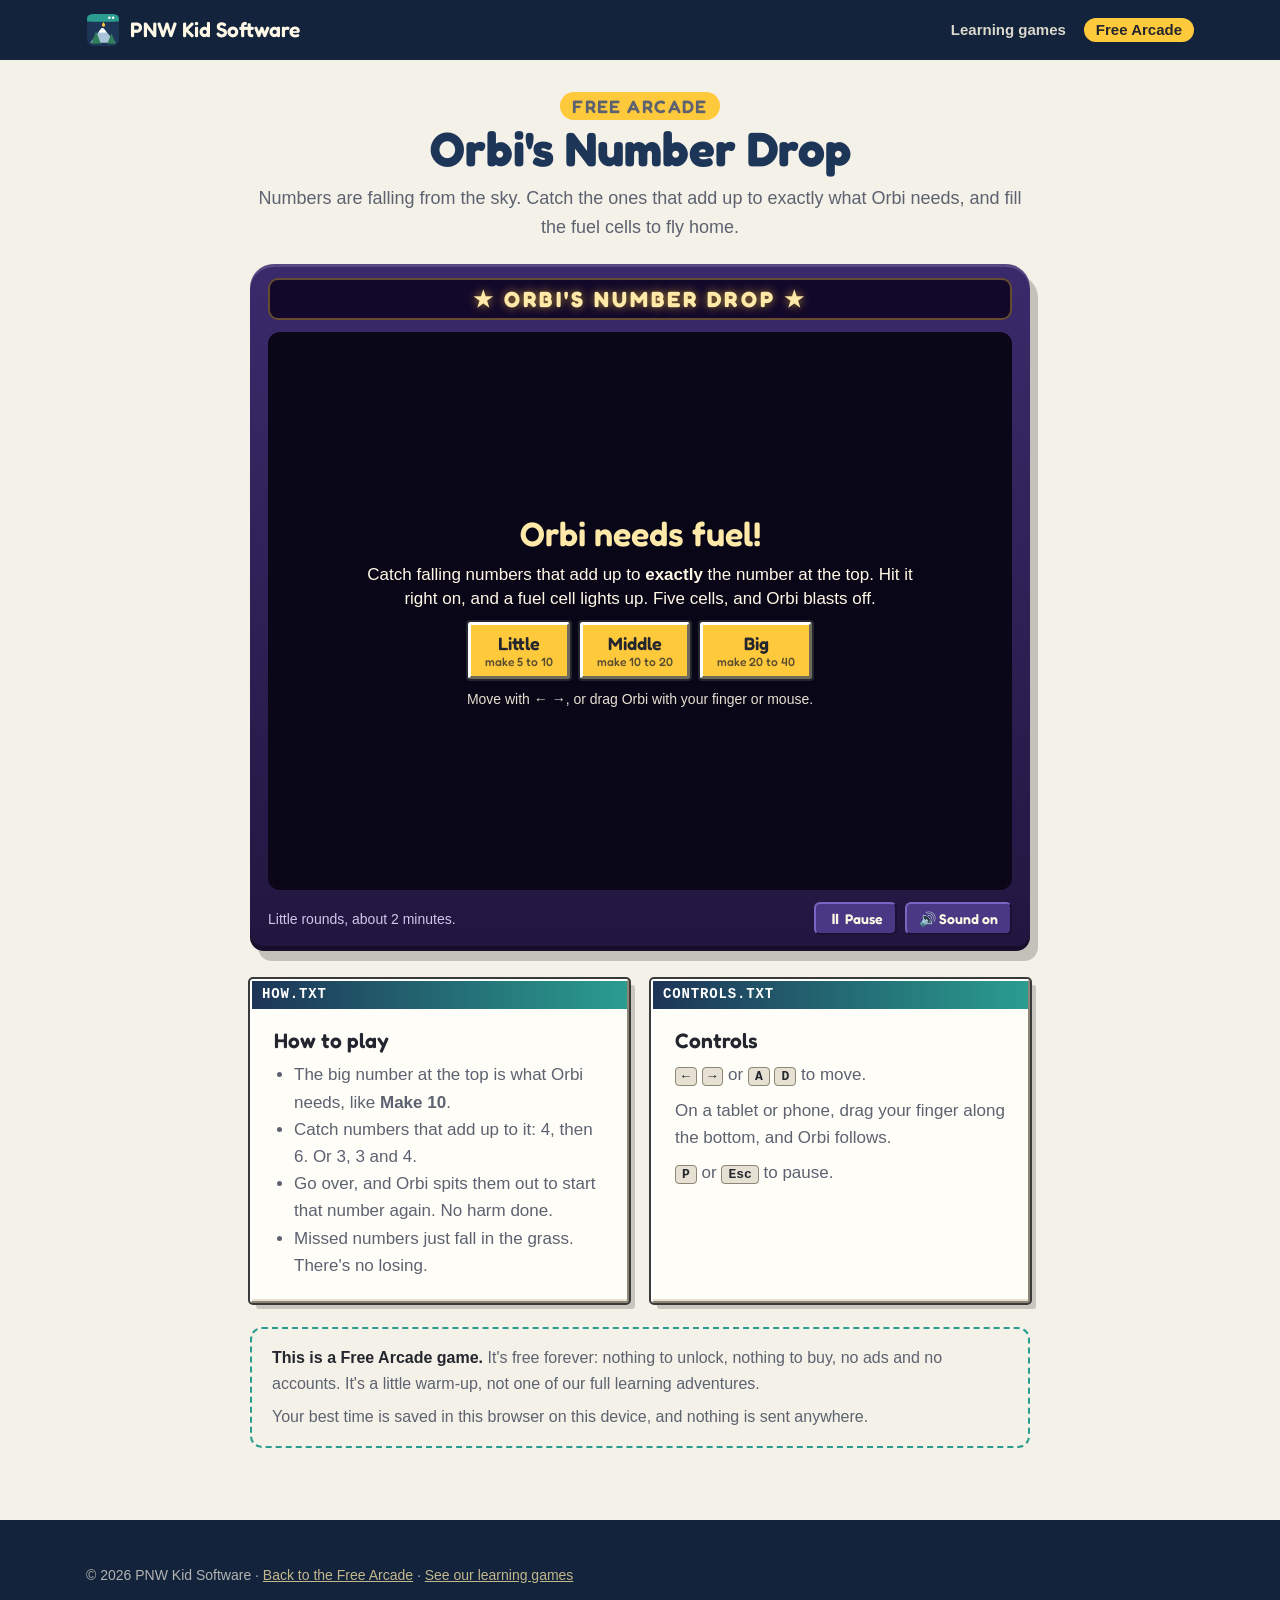
<file: arcade/number-drop/index.html>
<!doctype html>
<html lang="en">
<head>
<meta charset="utf-8">
<meta name="viewport" content="width=device-width, initial-scale=1">
<title>Orbi's Number Drop · Free Arcade · PNW Kid Software</title>
<meta name="description" content="A free little arcade game: catch falling numbers that add up to exactly what Orbi needs, and fill the fuel cells to fly home. Plays in your browser. No ads, no accounts, nothing to buy.">
<meta name="theme-color" content="#1d3557">
<link rel="icon" href="../../favicon.svg" type="image/svg+xml">
<link rel="stylesheet" href="../../style.css">
<link rel="stylesheet" href="../arcade.css">
</head>
<body>

<header class="bar">
  <div class="wrap">
    <a class="brand" href="../../" aria-label="PNW Kid Software, home">
      <img src="../../favicon.svg" alt="" width="34" height="34">
      <span>PNW Kid Software</span>
    </a>
    <nav aria-label="Sections">
      <a href="../../#games">Learning games</a>
      <a class="nav-arcade" href="../../#arcade">Free Arcade</a>
    </nav>
  </div>
</header>

<main class="arcade-page">
  <div class="wrap">
    <div class="game-head">
      <p class="free-chip">Free Arcade</p>
      <h1>Orbi's Number Drop</h1>
      <p>Numbers are falling from the sky. Catch the ones that add up to exactly what Orbi needs, and fill the fuel cells to fly home.</p>
    </div>

    <div class="cabinet">
      <p class="marquee" aria-hidden="true">★ Orbi's Number Drop ★</p>
      <div class="screen">
        <canvas id="game" role="img" aria-label="Orbi the little alien on a grassy hill at night, catching falling numbers"></canvas>

        <div class="overlay" id="start">
          <h2>Orbi needs fuel!</h2>
          <p class="blurb">Catch falling numbers that add up to <b>exactly</b> the number at the top. Hit it right on, and a fuel cell lights up. Five cells, and Orbi blasts off.</p>
          <div class="row" id="modes">
            <button class="btn btn-go" data-mode="little">Little<small>make 5 to 10</small></button>
            <button class="btn btn-go" data-mode="middle">Middle<small>make 10 to 20</small></button>
            <button class="btn btn-go" data-mode="big">Big<small>make 20 to 40</small></button>
          </div>
          <p class="more blurb">Move with <b>← →</b>, or drag Orbi with your finger or mouse.</p>
        </div>

        <div class="overlay" id="paused" hidden>
          <h2>Paused</h2>
          <p class="blurb">Orbi is waiting for you.</p>
          <div class="row">
            <button class="btn btn-go" id="resume">▶ Keep going</button>
            <button class="btn" id="quit">Start over</button>
          </div>
        </div>

        <div class="overlay" id="done" hidden>
          <h2>Blast off! 🚀</h2>
          <p class="stats" id="done-stats"></p>
          <p class="best" id="done-best"></p>
          <div class="row">
            <button class="btn btn-go" id="again">▶ Play again</button>
            <button class="btn" id="pick">Pick a size</button>
          </div>
          <p class="more">Orbi's whole story is in <a href="../../#maple-leaf-math">Maple Leaf Math</a>, one of our learning games.</p>
        </div>
      </div>
      <div class="cab-controls">
        <p class="hint">Little rounds, about 2 minutes.</p>
        <div class="cab-btns">
          <button class="cab-btn" id="pause" type="button">⏸ Pause</button>
          <button class="cab-btn" id="mute" type="button">🔊 Sound on</button>
        </div>
      </div>
    </div>
    <p class="sr-only" aria-live="polite" id="live"></p>

    <div class="how">
      <section class="win">
        <div class="win-title"><span>HOW.TXT</span></div>
        <div class="win-body">
          <h2>How to play</h2>
          <ul>
            <li>The big number at the top is what Orbi needs, like <b>Make 10</b>.</li>
            <li>Catch numbers that add up to it: 4, then 6. Or 3, 3 and 4.</li>
            <li>Go over, and Orbi spits them out to start that number again. No harm done.</li>
            <li>Missed numbers just fall in the grass. There's no losing.</li>
          </ul>
        </div>
      </section>
      <section class="win">
        <div class="win-title"><span>CONTROLS.TXT</span></div>
        <div class="win-body">
          <h2>Controls</h2>
          <p><kbd>←</kbd> <kbd>→</kbd> or <kbd>A</kbd> <kbd>D</kbd> to move.</p>
          <p>On a tablet or phone, drag your finger along the bottom, and Orbi follows.</p>
          <p><kbd>P</kbd> or <kbd>Esc</kbd> to pause.</p>
        </div>
      </section>
    </div>

    <div class="free-note">
      <p><b>This is a Free Arcade game.</b> It's free forever: nothing to unlock, nothing to buy, no ads and no accounts. It's a little warm-up, not one of our full learning adventures.</p>
      <p>Your best time is saved in this browser on this device, and nothing is sent anywhere.</p>
    </div>
  </div>
</main>

<footer class="foot">
  <div class="wrap">
    <p class="fine">© 2026 PNW Kid Software · <a href="../../#arcade">Back to the Free Arcade</a> · <a href="../../">See our learning games</a></p>
  </div>
</footer>

<script src="../arcade.js"></script>
<script>
(() => {
  'use strict';
  const { store, Sound, bindMute, crisp, roundRect, time, randInt, reducedMotion } = window.Arcade;

  const W = 480, H = 360, GROUND = 312;
  const CELLS = 5;
  const MODES = {
    little: { name: 'Little', tMin: 5, tMax: 10, nMax: 5, speed: 40, every: 1.45, hint: true },
    middle: { name: 'Middle', tMin: 10, tMax: 20, nMax: 9, speed: 48, every: 1.3, hint: false },
    big: { name: 'Big', tMin: 20, tMax: 40, nMax: 15, speed: 56, every: 1.2, hint: false },
  };

  const canvas = document.getElementById('game');
  const view = crisp(canvas, W, H);
  const ctx = view.ctx;
  const $ = (id) => document.getElementById(id);
  const live = $('live');

  // ---------- Scenery, made once ----------
  const stars = Array.from({ length: 70 }, () => ({
    x: Math.random() * W, y: Math.random() * (GROUND - 90), r: Math.random() < 0.15 ? 1.6 : 1, p: Math.random() * 6,
  }));
  const trees = [12, 40, 70, 150, 182, 300, 336, 452, 470].map((x, i) => ({ x, h: 34 + ((i * 37) % 26) }));

  // ---------- Game state ----------
  let state = 'title';         // title | play | paused | launch | done
  let mode = MODES.little, modeKey = 'little';
  let orbi, items, parts, sum, target, cells, clock, spawnIn, lastXs, toast, sparks, launchT, mood, moodT, shipY;
  const keys = { left: false, right: false };
  let aimX = null, dragging = false;

  function reset() {
    orbi = { x: W / 2, look: 0 };
    items = []; parts = []; sum = 0; cells = 0; clock = 0; spawnIn = 0.4; lastXs = [];
    sparks = []; toast = null; launchT = 0; mood = 'ok'; moodT = 0; shipY = 0;
    target = randInt(mode.tMin, mode.tMax);
  }
  reset();

  function newTarget() {
    let t;
    do { t = randInt(mode.tMin, mode.tMax); } while (t === target);
    target = t; parts = []; sum = 0;
  }

  function say(text, color = '#ffe9a8', secs = 1.7) {
    toast = { text, color, t: secs, max: secs };
    live.textContent = text;
  }

  function spawn() {
    const need = target - sum;
    const helpfulFalling = items.some((it) => !it.fade && it.n <= need);
    let n;
    if (!helpfulFalling || Math.random() < 0.45) {
      n = (need <= mode.nMax && Math.random() < 0.55) ? need : randInt(1, Math.min(mode.nMax, need));
    } else {
      n = randInt(1, mode.nMax);
    }
    let x = 0;
    for (let tries = 0; tries < 12; tries++) {
      x = randInt(32, W - 32);
      if (lastXs.every((lx) => Math.abs(lx - x) > 70)) break;
    }
    lastXs = [x, ...lastXs].slice(0, 2);
    items.push({ x, y: 96, born: 0, n, vy: mode.speed * (0.85 + Math.random() * 0.3), p: Math.random() * 6, fade: 0 });
  }

  function catchNumber(it) {
    parts.push(it.n);
    sum += it.n;
    burst(it.x, it.y, '#ffd36b', 8);
    if (sum === target) {
      cells += 1;
      Sound.tune([523, 659, 784, 1047], 0.08);
      burst(orbi.x, GROUND - 30, '#7fffd4', 22);
      mood = 'happy'; moodT = 1.2;
      say(`${parts.join(' + ')} = ${target}! Fuel cell ${cells} of ${CELLS}`, '#7fffd4', 2);
      if (cells >= CELLS) { startLaunch(); return; }
      newTarget();
    } else if (sum > target) {
      Sound.tone(330, 0.25, { to: 110, vol: 0.05 });
      mood = 'oops'; moodT = 1.2;
      say(`${sum} is more than ${target}. Orbi spits them out!`, '#ffb4a2', 2.2);
      burst(orbi.x, GROUND - 30, '#ffb4a2', 12);
      parts = []; sum = 0;
    } else {
      Sound.tone(440 + sum * 18, 0.07);
      live.textContent = `${parts.join(' + ')} = ${sum}. Make ${target}.`;
    }
  }

  function burst(x, y, color, count) {
    if (reducedMotion) count = Math.min(count, 4);
    for (let i = 0; i < count; i++) {
      const a = Math.random() * Math.PI * 2, s = 40 + Math.random() * 90;
      sparks.push({ x, y, vx: Math.cos(a) * s, vy: Math.sin(a) * s - 30, t: 0.6 + Math.random() * 0.4, color });
    }
  }

  function startLaunch() {
    state = 'launch'; launchT = 0; items.forEach((it) => { it.fade = it.fade || 0.0001; });
    Sound.tone(110, 2.2, { to: 880, type: 'sawtooth', vol: 0.03 });
    live.textContent = 'All five fuel cells are full. Blast off!';
  }

  // ---------- Update ----------
  function update(dt) {
    if (state === 'play') clock += dt;
    if (state === 'play' || state === 'launch') {
      // Orbi moves
      if (state === 'play') {
        const dir = (keys.right ? 1 : 0) - (keys.left ? 1 : 0);
        const before = orbi.x;
        if (dir) { orbi.x += dir * 260 * dt; aimX = null; }
        else if (aimX !== null) {
          const d = aimX - orbi.x, step = 420 * dt;
          orbi.x += Math.abs(d) < step ? d : Math.sign(d) * step;
        }
        orbi.x = Math.max(26, Math.min(W - 26, orbi.x));
        const moved = orbi.x - before;
        orbi.look += ((moved > 0.3 ? 1 : moved < -0.3 ? -1 : 0) - orbi.look) * Math.min(1, dt * 8);
      }

      // falling numbers
      if (state === 'play') {
        spawnIn -= dt;
        if (spawnIn <= 0 && items.filter((it) => !it.fade).length < 5) { spawn(); spawnIn = mode.every; }
      }
      const oy = GROUND - 26;
      for (const it of items) {
        it.p += dt * 3; it.born += dt;
        if (it.fade) { it.fade += dt * 2.5; it.y += it.vy * dt * 0.5; continue; }
        it.y += it.vy * dt;
        if (state === 'play' && Math.abs(it.x - orbi.x) < 32 && it.y > oy - 40 && it.y < oy + 12) {
          it.caught = true;
          catchNumber(it);
          if (state !== 'play') break;
        } else if (it.y > GROUND - 8) {
          it.fade = 0.0001;
        }
      }
      items = items.filter((it) => !it.caught && it.fade < 1);
    }

    if (state === 'launch') {
      launchT += dt;
      const shipX = 400;
      if (launchT < 1.2) orbi.x += (shipX - orbi.x) * Math.min(1, dt * 4);
      if (launchT > 1.3) shipY -= (40 + (launchT - 1.3) * 260) * dt;
      if (launchT > 1.3 && !reducedMotion) {
        for (let i = 0; i < 3; i++) sparks.push({ x: shipX + (Math.random() - 0.5) * 16, y: GROUND - 6 + shipY + 8, vx: (Math.random() - 0.5) * 40, vy: 60 + Math.random() * 60, t: 0.5, color: Math.random() < 0.5 ? '#ffd36b' : '#ff8a5b' });
      }
      if (launchT > 3.6) finish();
    }

    for (const s of sparks) { s.x += s.vx * dt; s.y += s.vy * dt; s.vy += 120 * dt; s.t -= dt; }
    sparks = sparks.filter((s) => s.t > 0);
    if (toast) { toast.t -= dt; if (toast.t <= 0) toast = null; }
    if (moodT > 0) { moodT -= dt; if (moodT <= 0) mood = 'ok'; }
  }

  // ---------- Draw ----------
  function draw(t) {
    view.begin();
    // sky
    const sky = ctx.createLinearGradient(0, 0, 0, GROUND);
    sky.addColorStop(0, '#0b1230'); sky.addColorStop(1, '#23305c');
    ctx.fillStyle = sky; ctx.fillRect(0, 0, W, H);
    for (const s of stars) {
      ctx.globalAlpha = reducedMotion ? 0.7 : 0.45 + 0.4 * Math.sin(t * 1.5 + s.p);
      ctx.fillStyle = '#fff'; ctx.fillRect(s.x, s.y, s.r * 2, s.r * 2);
    }
    ctx.globalAlpha = 1;
    // moon
    ctx.fillStyle = '#f3e9b5'; ctx.beginPath(); ctx.arc(265, 44, 20, 0, Math.PI * 2); ctx.fill();
    ctx.fillStyle = 'rgba(160,150,100,.35)';
    [[259, 38, 4], [271, 50, 3], [269, 36, 2.5]].forEach(([x, y, r]) => { ctx.beginPath(); ctx.arc(x, y, r, 0, Math.PI * 2); ctx.fill(); });

    // the water tower on the hill
    ctx.strokeStyle = '#3d4f7a'; ctx.lineWidth = 2.5;
    ctx.beginPath();
    ctx.moveTo(300, GROUND - 30); ctx.lineTo(312, GROUND - 120);
    ctx.moveTo(350, GROUND - 30); ctx.lineTo(338, GROUND - 120);
    ctx.moveTo(303, GROUND - 50); ctx.lineTo(347, GROUND - 90);
    ctx.moveTo(347, GROUND - 50); ctx.lineTo(303, GROUND - 90);
    ctx.stroke();
    ctx.fillStyle = '#3d4f7a';
    roundRect(ctx, 296, GROUND - 150, 58, 34, 8); ctx.fill();
    ctx.beginPath(); ctx.moveTo(296, GROUND - 146); ctx.lineTo(325, GROUND - 166); ctx.lineTo(354, GROUND - 146); ctx.fill();
    ctx.fillStyle = '#e4572e'; ctx.beginPath(); ctx.arc(325, GROUND - 168, 2.5, 0, Math.PI * 2); ctx.fill();

    // hills and trees
    ctx.fillStyle = '#18392d';
    ctx.beginPath(); ctx.moveTo(0, GROUND - 24);
    ctx.quadraticCurveTo(120, GROUND - 52, 240, GROUND - 26); ctx.quadraticCurveTo(360, GROUND - 4, W, GROUND - 34);
    ctx.lineTo(W, GROUND); ctx.lineTo(0, GROUND); ctx.fill();
    ctx.fillStyle = '#10261d';
    for (const tr of trees) {
      ctx.beginPath(); ctx.moveTo(tr.x - 11, GROUND - 8); ctx.lineTo(tr.x, GROUND - 8 - tr.h); ctx.lineTo(tr.x + 11, GROUND - 8); ctx.fill();
    }
    // grass
    ctx.fillStyle = '#2f6b4a'; ctx.fillRect(0, GROUND, W, H - GROUND);
    ctx.fillStyle = '#3f8a5f'; ctx.fillRect(0, GROUND, W, 4);

    drawShip(400, GROUND - 6 + shipY, t);

    // falling numbers
    for (const it of items) drawNumber(it, t);

    // Orbi (hidden once aboard)
    if (!(state === 'launch' && launchT > 1.2) && state !== 'done') drawOrbi(orbi.x, GROUND - 26, t);

    for (const s of sparks) {
      ctx.globalAlpha = Math.max(0, Math.min(1, s.t * 2));
      ctx.fillStyle = s.color; ctx.fillRect(s.x - 2, s.y - 2, 4, 4);
    }
    ctx.globalAlpha = 1;

    if (state !== 'title') drawHud();
  }

  function drawShip(x, y, t) {
    // smoke while it's still broken
    if (cells < CELLS && !reducedMotion) {
      for (let i = 0; i < 3; i++) {
        const k = (t * 0.4 + i / 3) % 1;
        ctx.fillStyle = `rgba(200,205,220,${0.25 * (1 - k)})`;
        ctx.beginPath(); ctx.arc(x + 14 + k * 10, y - 20 - k * 50, 6 + k * 10, 0, Math.PI * 2); ctx.fill();
      }
    }
    ctx.save();
    ctx.translate(x, y);
    if (cells < CELLS) ctx.rotate(-0.16);
    else if (state === 'launch' && !reducedMotion) ctx.rotate(Math.sin(t * 40) * 0.02);
    // dome
    ctx.fillStyle = 'rgba(150,215,240,.75)';
    ctx.beginPath(); ctx.ellipse(0, -10, 18, 15, 0, Math.PI, 0); ctx.fill();
    // body
    ctx.fillStyle = '#c9cfdb';
    ctx.beginPath(); ctx.ellipse(0, -6, 48, 12, 0, 0, Math.PI * 2); ctx.fill();
    ctx.fillStyle = '#9aa3b5';
    ctx.beginPath(); ctx.ellipse(0, -2, 48, 7, 0, 0, Math.PI); ctx.fill();
    // fuel cells
    for (let i = 0; i < CELLS; i++) {
      const cx = -28 + i * 14;
      ctx.fillStyle = i < cells ? '#ffd36b' : '#4b5266';
      ctx.beginPath(); ctx.arc(cx, -5, 4, 0, Math.PI * 2); ctx.fill();
      if (i < cells) { ctx.fillStyle = 'rgba(255,211,107,.35)'; ctx.beginPath(); ctx.arc(cx, -5, 7, 0, Math.PI * 2); ctx.fill(); }
    }
    ctx.restore();
  }

  function drawNumber(it, t) {
    const a = (it.fade ? Math.max(0, 1 - it.fade) : 1) * Math.min(1, it.born * 3);
    const wob = reducedMotion ? 0 : Math.sin(it.p) * 2;
    ctx.globalAlpha = a;
    ctx.fillStyle = 'rgba(255,211,107,.25)';
    ctx.beginPath(); ctx.arc(it.x + wob, it.y, 23, 0, Math.PI * 2); ctx.fill();
    ctx.fillStyle = '#ffd36b'; ctx.strokeStyle = '#fff6d8'; ctx.lineWidth = 2.5;
    ctx.beginPath(); ctx.arc(it.x + wob, it.y, 17, 0, Math.PI * 2); ctx.fill(); ctx.stroke();
    ctx.fillStyle = '#1d3557';
    ctx.font = `700 ${it.n > 9 ? 17 : 20}px Fredoka, ui-rounded, sans-serif`;
    ctx.textAlign = 'center'; ctx.textBaseline = 'middle';
    ctx.fillText(String(it.n), it.x + wob, it.y + 1);
    ctx.globalAlpha = 1;
  }

  function drawOrbi(x, y, t) {
    const by = y + (reducedMotion ? 0 : Math.sin(t * 4) * 2);
    ctx.fillStyle = 'rgba(0,0,0,.28)';
    ctx.beginPath(); ctx.ellipse(x, GROUND + 3, 20, 4, 0, 0, Math.PI * 2); ctx.fill();
    const glow = ctx.createRadialGradient(x, by, 10, x, by, 42);
    glow.addColorStop(0, 'rgba(90,240,220,.35)'); glow.addColorStop(1, 'rgba(90,240,220,0)');
    ctx.fillStyle = glow; ctx.beginPath(); ctx.arc(x, by, 42, 0, Math.PI * 2); ctx.fill();
    // antenna
    ctx.strokeStyle = '#1aa39c'; ctx.lineWidth = 2.5;
    ctx.beginPath(); ctx.moveTo(x, by - 21); ctx.lineTo(x + 3, by - 34); ctx.stroke();
    ctx.fillStyle = '#ffc93c'; ctx.beginPath(); ctx.arc(x + 3, by - 36, 4.5, 0, Math.PI * 2); ctx.fill();
    // side nubs
    ctx.fillStyle = '#8af0e6';
    ctx.beginPath(); ctx.arc(x - 25, by - 4, 5, 0, Math.PI * 2); ctx.arc(x + 25, by - 4, 5, 0, Math.PI * 2); ctx.fill();
    // body
    const body = ctx.createRadialGradient(x - 7, by - 9, 4, x, by, 24);
    body.addColorStop(0, '#4fe0d6'); body.addColorStop(1, '#14918d');
    ctx.fillStyle = body; ctx.beginPath(); ctx.arc(x, by, 23, 0, Math.PI * 2); ctx.fill();
    // eyes
    const lx = orbi.look * 2.5;
    if (mood === 'happy') {
      ctx.strokeStyle = '#0d2b33'; ctx.lineWidth = 2.5;
      ctx.beginPath(); ctx.arc(x - 8, by - 3, 5, Math.PI * 1.1, Math.PI * 1.9); ctx.stroke();
      ctx.beginPath(); ctx.arc(x + 8, by - 3, 5, Math.PI * 1.1, Math.PI * 1.9); ctx.stroke();
    } else {
      ctx.fillStyle = '#fff';
      ctx.beginPath(); ctx.arc(x - 8, by - 5, 7, 0, Math.PI * 2); ctx.arc(x + 8, by - 5, 7, 0, Math.PI * 2); ctx.fill();
      ctx.fillStyle = '#0d2b33';
      ctx.beginPath(); ctx.arc(x - 8 + lx, by - 4, 3.6, 0, Math.PI * 2); ctx.arc(x + 8 + lx, by - 4, 3.6, 0, Math.PI * 2); ctx.fill();
      ctx.fillStyle = '#fff';
      ctx.fillRect(x - 7 + lx, by - 7, 1.6, 1.6); ctx.fillRect(x + 9 + lx, by - 7, 1.6, 1.6);
    }
    // mouth
    ctx.strokeStyle = '#0d2b33'; ctx.lineWidth = 2;
    ctx.beginPath();
    if (mood === 'oops') ctx.arc(x, by + 9, 3.5, 0, Math.PI * 2);
    else ctx.arc(x, by + 5, 7, Math.PI * 0.2, Math.PI * 0.8);
    ctx.stroke();
  }

  function drawHud() {
    // what Orbi needs
    ctx.fillStyle = 'rgba(10,14,40,.72)';
    roundRect(ctx, 10, 10, 196, 64, 10); ctx.fill();
    ctx.textAlign = 'left'; ctx.textBaseline = 'alphabetic';
    ctx.fillStyle = '#ffe9a8'; ctx.font = '700 28px Fredoka, ui-rounded, sans-serif';
    ctx.fillText(`Make ${target}`, 22, 42);
    ctx.fillStyle = '#d7defa'; ctx.font = '600 15px Fredoka, ui-rounded, sans-serif';
    let line;
    if (!parts.length) line = 'Catch a number!';
    else line = `${parts.join(' + ')} = ${sum}`;
    if (mode.hint && parts.length && sum < target) line += `   ${target - sum} more`;
    ctx.fillText(line, 22, 63);

    // fuel and clock
    ctx.fillStyle = 'rgba(10,14,40,.72)';
    roundRect(ctx, W - 156, 10, 146, 64, 10); ctx.fill();
    ctx.fillStyle = '#d7defa'; ctx.font = '600 13px Fredoka, ui-rounded, sans-serif';
    ctx.fillText('FUEL', W - 144, 30);
    for (let i = 0; i < CELLS; i++) {
      ctx.fillStyle = i < cells ? '#ffd36b' : '#3a4366';
      roundRect(ctx, W - 106 + i * 18, 19, 14, 14, 3); ctx.fill();
    }
    ctx.fillStyle = '#d7defa'; ctx.fillText('TIME', W - 144, 60);
    ctx.fillStyle = '#fff'; ctx.font = '700 18px Fredoka, ui-rounded, sans-serif';
    ctx.fillText(time(clock), W - 104, 61);

    if (toast) {
      const a = Math.min(1, toast.t * 2);
      ctx.globalAlpha = a;
      ctx.font = '700 17px Fredoka, ui-rounded, sans-serif';
      const w = Math.min(W - 30, ctx.measureText(toast.text).width + 28);
      ctx.fillStyle = 'rgba(10,14,40,.82)';
      roundRect(ctx, (W - w) / 2, 88, w, 32, 16); ctx.fill();
      ctx.fillStyle = toast.color; ctx.textAlign = 'center';
      ctx.fillText(toast.text, W / 2, 110, W - 44);
      ctx.globalAlpha = 1;
    }
  }

  // ---------- Screens ----------
  function bringIntoView() {
    const cab = document.querySelector('.cabinet');
    const r = cab.getBoundingClientRect();
    if (r.top < 64 || r.bottom > window.innerHeight) cab.scrollIntoView({ block: 'start', behavior: reducedMotion ? 'auto' : 'smooth' });
  }
  const screens = { start: $('start'), paused: $('paused'), done: $('done') };
  function show(name) {
    for (const [k, el] of Object.entries(screens)) el.hidden = k !== name;
    const btn = name && screens[name].querySelector('button');
    if (btn) btn.focus({ preventScroll: true });
  }
  function bestKey() { return `pnw-arcade-numberdrop-best-${modeKey}`; }

  function showBests() {
    for (const b of screens.start.querySelectorAll('[data-mode]')) {
      const best = Number(store.get(`pnw-arcade-numberdrop-best-${b.dataset.mode}`));
      const small = b.querySelector('small');
      const base = small.dataset.base || small.textContent;
      small.dataset.base = base;
      small.textContent = best ? `${base} · best ${time(best)}` : base;
    }
  }

  function begin(key) {
    Sound.unlock();
    modeKey = key; mode = MODES[key];
    reset();
    state = 'play';
    show(null);
    bringIntoView();
    say(`Make ${target}!`, '#ffe9a8', 1.6);
  }

  function finish() {
    state = 'done';
    const prev = Number(store.get(bestKey()));
    const isBest = !prev || clock < prev;
    if (isBest) store.set(bestKey(), String(Math.round(clock * 10) / 10));
    $('done-stats').textContent = `Orbi is on the way home. You filled all ${CELLS} fuel cells in ${time(clock)}.`;
    $('done-best').textContent = isBest
      ? (prev ? `That's your best time on ${mode.name}!` : `Your first time on ${mode.name}. Can you beat it?`)
      : `Your best on ${mode.name} is ${time(prev)}.`;
    Sound.tune([523, 659, 784, 659, 784, 1047], 0.11);
    show('done');
  }

  function pause() {
    if (state !== 'play') return;
    state = 'paused'; keys.left = keys.right = false; show('paused');
  }
  function resume() {
    if (state !== 'paused') return;
    state = 'play'; show(null);
  }
  function toTitle() {
    state = 'title'; reset(); showBests(); show('start');
  }

  screens.start.addEventListener('click', (e) => {
    const b = e.target.closest('[data-mode]');
    if (b) begin(b.dataset.mode);
  });
  $('resume').addEventListener('click', resume);
  $('quit').addEventListener('click', toTitle);
  $('again').addEventListener('click', () => begin(modeKey));
  $('pick').addEventListener('click', toTitle);
  $('pause').addEventListener('click', () => (state === 'paused' ? resume() : pause()));
  bindMute($('mute'));

  document.addEventListener('visibilitychange', () => { if (document.hidden) pause(); });
  window.addEventListener('blur', pause);

  // ---------- Input ----------
  const LEFT = ['ArrowLeft', 'a', 'A'], RIGHT = ['ArrowRight', 'd', 'D'];
  window.addEventListener('keydown', (e) => {
    if (e.ctrlKey || e.metaKey || e.altKey) return;
    if (state === 'play') {
      if (LEFT.includes(e.key)) { keys.left = true; e.preventDefault(); }
      else if (RIGHT.includes(e.key)) { keys.right = true; e.preventDefault(); }
      else if (e.key === 'p' || e.key === 'P' || e.key === 'Escape') { pause(); e.preventDefault(); }
      else if (e.key === ' ' || e.key === 'ArrowUp' || e.key === 'ArrowDown') e.preventDefault();
    } else if (state === 'paused' && (e.key === 'p' || e.key === 'P' || e.key === 'Escape')) {
      resume(); e.preventDefault();
    }
  });
  window.addEventListener('keyup', (e) => {
    if (LEFT.includes(e.key)) keys.left = false;
    if (RIGHT.includes(e.key)) keys.right = false;
  });

  canvas.addEventListener('pointerdown', (e) => {
    if (state !== 'play') return;
    dragging = true; aimX = view.toLogical(e).x;
    canvas.setPointerCapture && canvas.setPointerCapture(e.pointerId);
    e.preventDefault();
  });
  canvas.addEventListener('pointermove', (e) => {
    if (state !== 'play') return;
    if (dragging || e.pointerType === 'mouse') aimX = view.toLogical(e).x;
  });
  const stopDrag = () => { dragging = false; };
  canvas.addEventListener('pointerup', stopDrag);
  canvas.addEventListener('pointercancel', stopDrag);

  // ---------- Loop ----------
  let last = performance.now();
  function frame(now) {
    const dt = Math.min(0.05, (now - last) / 1000);
    last = now;
    if (state !== 'paused') update(dt);
    draw(now / 1000);
    requestAnimationFrame(frame);
  }
  showBests();
  requestAnimationFrame(frame);
  if (document.fonts && document.fonts.load) document.fonts.load('700 20px Fredoka');
})();
</script>
</body>
</html>
</file>
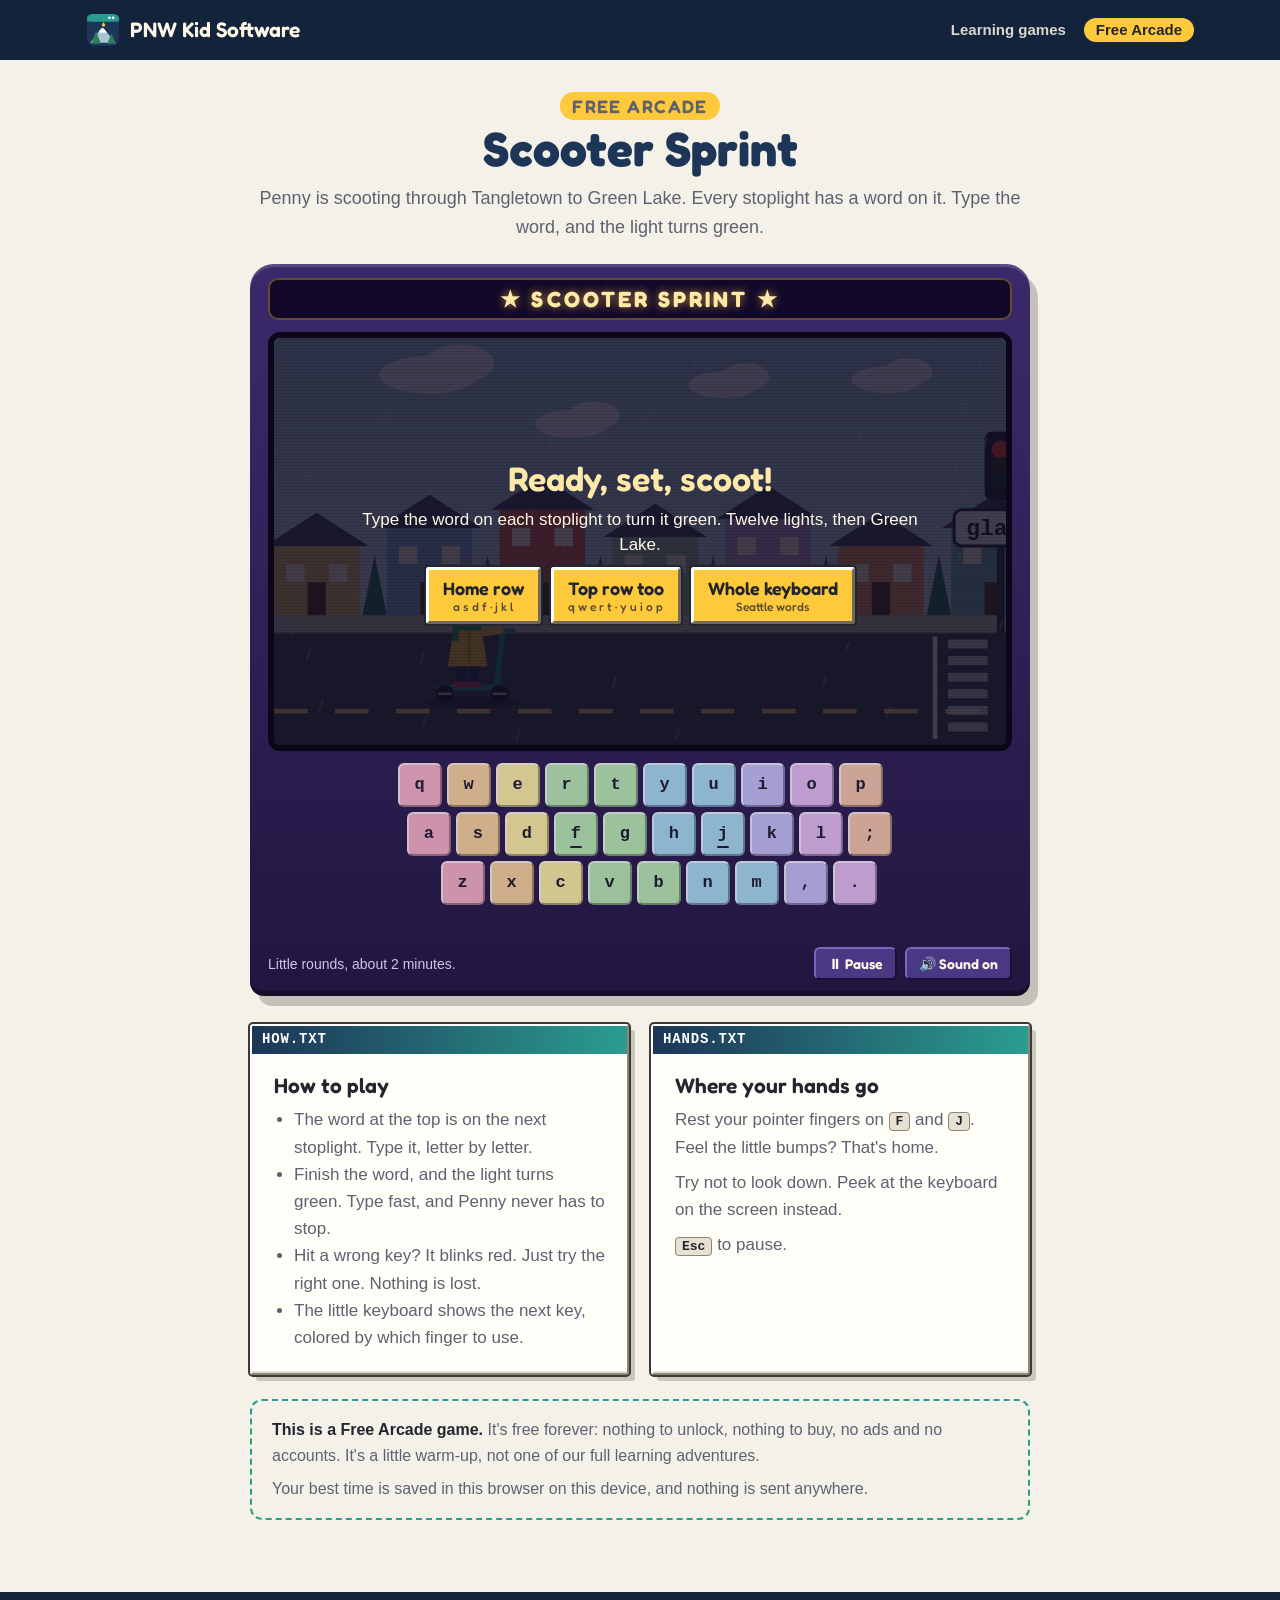
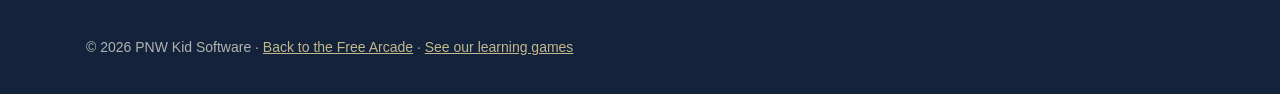
<file: arcade/scooter-sprint/index.html>
<!doctype html>
<html lang="en">
<head>
<meta charset="utf-8">
<meta name="viewport" content="width=device-width, initial-scale=1">
<title>Scooter Sprint · Free Arcade · PNW Kid Software</title>
<meta name="description" content="A free little typing game: help Penny scoot through Tangletown's stoplights to Green Lake. Type the word on each light to turn it green. Plays in your browser. No ads, no accounts, nothing to buy.">
<meta name="theme-color" content="#1d3557">
<link rel="icon" href="../../favicon.svg" type="image/svg+xml">
<link rel="stylesheet" href="../../style.css">
<link rel="stylesheet" href="../arcade.css">
<style>
  /* The little keyboard under the screen: shows the next key and which finger, and can be tapped */
  .keys { margin-top: 12px; display: grid; gap: 5px; user-select: none; -webkit-user-select: none; }
  .keys .krow { display: flex; justify-content: center; gap: 5px; }
  .keys .krow:nth-child(2) { padding-left: 2.5%; }
  .keys .krow:nth-child(3) { padding-left: 5%; }
  .key {
    flex: 0 1 44px; aspect-ratio: 1; max-width: 44px; min-width: 0; padding: 0; cursor: pointer;
    font: 600 clamp(11px, 2.6vw, 17px) ui-monospace, Menlo, monospace; color: #1d1b2b;
    border-radius: 6px; border: 2px solid; border-color: rgba(255,255,255,.7) rgba(0,0,0,.35) rgba(0,0,0,.35) rgba(255,255,255,.7);
    position: relative; opacity: .8; touch-action: manipulation;
  }
  .key.bump::after { content: ""; position: absolute; left: 35%; right: 35%; bottom: 14%; height: 2px; background: currentColor; border-radius: 2px; }
  .key.next { opacity: 1; outline: 3px solid #ffc93c; outline-offset: 1px; transform: translateY(-2px); box-shadow: 0 0 14px rgba(255,201,60,.8); }
  .key.miss { background: #e4572e !important; color: #fff; }
  .f-lp { background: #f7b2c4; } .f-lr { background: #f9d49b; } .f-lm { background: #fff1a1; } .f-li { background: #b8ecb0; }
  .f-ri { background: #a8dcf0; } .f-rm { background: #c4c0f5; } .f-rr { background: #e4bdf0; } .f-rp { background: #f5c6a8; }
  .finger { text-align: center; margin: 8px 0 0; color: #e8e2ff; font-size: 15px; min-height: 1.5em; }
  .finger b { color: #ffe9a8; }
</style>
</head>
<body>

<header class="bar">
  <div class="wrap">
    <a class="brand" href="../../" aria-label="PNW Kid Software, home">
      <img src="../../favicon.svg" alt="" width="34" height="34">
      <span>PNW Kid Software</span>
    </a>
    <nav aria-label="Sections">
      <a href="../../#games">Learning games</a>
      <a class="nav-arcade" href="../../#arcade">Free Arcade</a>
    </nav>
  </div>
</header>

<main class="arcade-page">
  <div class="wrap">
    <div class="game-head">
      <p class="free-chip">Free Arcade</p>
      <h1>Scooter Sprint</h1>
      <p>Penny is scooting through Tangletown to Green Lake. Every stoplight has a word on it. Type the word, and the light turns green.</p>
    </div>

    <div class="cabinet" style="--chrome: 390px; --ar: 1.7778">
      <p class="marquee" aria-hidden="true">★ Scooter Sprint ★</p>
      <div class="screen wide">
        <canvas id="game" role="img" aria-label="Penny on her scooter on a Tangletown street, stopped at a stoplight with a word on it"></canvas>

        <div class="overlay" id="start">
          <h2>Ready, set, scoot!</h2>
          <p class="blurb">Type the word on each stoplight to turn it green. Twelve lights, then Green Lake.</p>
          <div class="row" id="modes">
            <button class="btn btn-go" data-mode="home">Home row<small>a s d f · j k l</small></button>
            <button class="btn btn-go" data-mode="top">Top row too<small>q w e r t · y u i o p</small></button>
            <button class="btn btn-go" data-mode="all">Whole keyboard<small>Seattle words</small></button>
          </div>
          <p class="more" id="touch-note" hidden>No keyboard? Tap the keys below.</p>
        </div>

        <div class="overlay" id="paused" hidden>
          <h2>Paused</h2>
          <p class="blurb">Penny is waiting at the corner.</p>
          <div class="row">
            <button class="btn btn-go" id="resume">▶ Keep going</button>
            <button class="btn" id="quit">Start over</button>
          </div>
        </div>

        <div class="overlay" id="done" hidden>
          <h2>Green Lake! 🏁</h2>
          <p class="stats" id="done-stats"></p>
          <p class="best" id="done-best"></p>
          <div class="row">
            <button class="btn btn-go" id="again">▶ Ride again</button>
            <button class="btn" id="pick">Pick a level</button>
          </div>
          <p class="more">Penny's whole story is in <a href="../../#tangletown-typing">Tangletown Typing</a>, one of our learning games.</p>
        </div>
      </div>

      <div class="keys" id="keys" aria-hidden="true"></div>
      <p class="finger" id="finger"></p>

      <div class="cab-controls">
        <p class="hint">Little rounds, about 2 minutes.</p>
        <div class="cab-btns">
          <button class="cab-btn" id="pause" type="button">⏸ Pause</button>
          <button class="cab-btn" id="mute" type="button">🔊 Sound on</button>
        </div>
      </div>
    </div>
    <p class="sr-only" aria-live="polite" id="live"></p>

    <div class="how">
      <section class="win">
        <div class="win-title"><span>HOW.TXT</span></div>
        <div class="win-body">
          <h2>How to play</h2>
          <ul>
            <li>The word at the top is on the next stoplight. Type it, letter by letter.</li>
            <li>Finish the word, and the light turns green. Type fast, and Penny never has to stop.</li>
            <li>Hit a wrong key? It blinks red. Just try the right one. Nothing is lost.</li>
            <li>The little keyboard shows the next key, colored by which finger to use.</li>
          </ul>
        </div>
      </section>
      <section class="win">
        <div class="win-title"><span>HANDS.TXT</span></div>
        <div class="win-body">
          <h2>Where your hands go</h2>
          <p>Rest your pointer fingers on <kbd>F</kbd> and <kbd>J</kbd>. Feel the little bumps? That's home.</p>
          <p>Try not to look down. Peek at the keyboard on the screen instead.</p>
          <p><kbd>Esc</kbd> to pause.</p>
        </div>
      </section>
    </div>

    <div class="free-note">
      <p><b>This is a Free Arcade game.</b> It's free forever: nothing to unlock, nothing to buy, no ads and no accounts. It's a little warm-up, not one of our full learning adventures.</p>
      <p>Your best time is saved in this browser on this device, and nothing is sent anywhere.</p>
    </div>
  </div>
</main>

<footer class="foot">
  <div class="wrap">
    <p class="fine">© 2026 PNW Kid Software · <a href="../../#arcade">Back to the Free Arcade</a> · <a href="../../">See our learning games</a></p>
  </div>
</footer>

<script src="../arcade.js"></script>
<script>
(() => {
  'use strict';
  const { store, Sound, bindMute, crisp, roundRect, time, shuffle, reducedMotion } = window.Arcade;

  const W = 480, H = 270;
  const ROAD_TOP = 196, ROAD_Y = 228;      // where the road starts, where Penny's wheels sit
  const PX = 130;                          // Penny's spot on the screen
  const STOPS = 12, GAP = 380, FIRST = 330, CRUISE = 105;
  const VIEW = 340;                        // a light's word unlocks once the light is on screen

  const WORDS = {
    home: 'ask add all dad sad lad fall hall glad gas salad flash dash half flag has had flask glass falls shall alfalfa hash ash lash sag'.split(' '),
    top: 'tree ride kite road slide house ferry puddle pie tea red yellow tower sweater leaf hiker quiet otter potato guitar tired water sweet eagle goat frog dog lake rope wheel pretty jelly starfish waffle seattle toast slug tulip sushi yogurt parade street'.split(' '),
    all: 'ferry mountain raincoat umbrella salmon scooter evergreen puddle bicycle orca kayak pancakes drizzle banana lantern compass backpack pumpkin sunshine crow zoo marmot volcano pizza moon robot maple heron blackberry cloudy jacket mossy bridge'.split(' '),
  };
  const NAMES = { home: 'Home row', top: 'Top row too', all: 'Whole keyboard' };

  const FINGER = {};
  [['qaz', 'lp', 'left pinky'], ['wsx', 'lr', 'left ring finger'], ['edc', 'lm', 'left middle finger'], ['rfvtgb', 'li', 'left pointer finger'],
   ['yhnujm', 'ri', 'right pointer finger'], ['ik,', 'rm', 'right middle finger'], ['ol.', 'rr', 'right ring finger'], ['p;', 'rp', 'right pinky']]
    .forEach(([ks, cls, name]) => { for (const k of ks) FINGER[k] = { cls, name }; });

  const canvas = document.getElementById('game');
  const view = crisp(canvas, W, H);
  const ctx = view.ctx;
  const $ = (id) => document.getElementById(id);
  const live = $('live');

  // ---------- The little keyboard ----------
  const keyEls = {};
  ['qwertyuiop', 'asdfghjkl;', 'zxcvbnm,.'].forEach((row) => {
    const r = document.createElement('div');
    r.className = 'krow';
    for (const k of row) {
      const b = document.createElement('button');
      b.type = 'button'; b.tabIndex = -1; b.textContent = k;
      b.className = `key f-${FINGER[k].cls}${k === 'f' || k === 'j' ? ' bump' : ''}`;
      b.addEventListener('pointerdown', (e) => { e.preventDefault(); press(k); });
      r.appendChild(b); keyEls[k] = b;
    }
    $('keys').appendChild(r);
  });
  if (window.matchMedia && window.matchMedia('(hover: none) and (pointer: coarse)').matches) $('touch-note').hidden = false;

  // ---------- Scenery ----------
  const HOUSE_COLORS = ['#e9c46a', '#8ab6d6', '#e76f51', '#a3c4a8', '#c9a7d8', '#f4a261', '#7fb8b0', '#d4a373'];
  const clouds = Array.from({ length: 5 }, (_, i) => ({ x: i * 110 + Math.random() * 60, y: 18 + Math.random() * 40, s: 0.7 + Math.random() * 0.6 }));
  const drops = Array.from({ length: 40 }, () => ({ x: Math.random() * W, y: Math.random() * H, v: 160 + Math.random() * 80 }));

  // ---------- State ----------
  let state = 'title';                  // title | play | paused | finish | done
  let levelKey = 'home';
  let penny, lights, clock, typeTime, correct, misses, chars, finishX, finishT, sparks, missKey, missT, wasReady;

  function reset() {
    const words = shuffle(WORDS[levelKey]).slice(0, STOPS);
    lights = words.map((word, i) => ({ x: FIRST + i * GAP, word, typed: 0, green: false, flash: 0 }));
    finishX = FIRST + STOPS * GAP - 40;
    penny = { x: 0, v: 0, wheel: 0 };
    clock = 0; typeTime = 0; wasReady = true; correct = 0; misses = 0; chars = 0; finishT = 0; sparks = []; missKey = null; missT = 0;
  }
  levelKey = 'home'; reset();

  const current = () => lights.find((l) => !l.green);
  const ready = (l) => !!l && l.x - penny.x < VIEW;

  function press(raw) {
    const k = raw.toLowerCase();
    if (state !== 'play') return;
    Sound.unlock();
    const l = current();
    if (!ready(l)) return;
    const want = l.word[l.typed];
    if (k === want) {
      l.typed += 1; correct += 1; chars += 1;
      Sound.tone(520 + l.typed * 45, 0.05, { vol: 0.04 });
      if (l.typed === l.word.length) {
        l.green = true; l.flash = 1;
        Sound.tune([784, 1047], 0.07);
        const done = lights.filter((x) => x.green).length;
        const next = current();
        live.textContent = next ? `Green! ${done} of ${STOPS}. Next word: ${next.word}` : 'Last light is green. Scoot to Green Lake!';
      }
    } else {
      misses += 1; missKey = k; missT = 0.35;
      if (keyEls[k]) keyEls[k].classList.add('miss');
      Sound.tone(150, 0.1, { vol: 0.04 });
    }
    showNextKey();
  }

  function showNextKey() {
    for (const el of Object.values(keyEls)) el.classList.remove('next');
    const l = state === 'play' ? current() : null;
    if (!ready(l)) { $('finger').textContent = l ? 'Next light coming up…' : ''; return; }
    const k = l.word[l.typed];
    if (keyEls[k]) keyEls[k].classList.add('next');
    $('finger').innerHTML = `Next: <b>${k}</b> with your ${FINGER[k] ? FINGER[k].name : 'finger'}`;
  }

  // ---------- Update ----------
  function update(dt) {
    if (state === 'play') {
      clock += dt;
      const r = ready(current());
      if (r) typeTime += dt;
      if (r !== wasReady) { wasReady = r; showNextKey(); }
    }
    if (state === 'play' || state === 'finish') {
      const l = current();
      let stopAt = Infinity;
      if (l) stopAt = l.x - 60;                       // the crosswalk line before a red light
      const room = stopAt - penny.x;
      let want = CRUISE;
      if (room < 70) want = Math.max(0, CRUISE * (room / 70));
      if (state === 'finish') want = Math.max(0, CRUISE * (1 - finishT / 1.6));
      penny.v += (want - penny.v) * Math.min(1, dt * (want > penny.v ? 2.5 : 6));
      penny.x = Math.min(penny.x + penny.v * dt, stopAt);
      penny.wheel += penny.v * dt / 6;

      if (state === 'play' && !l && penny.x >= finishX) {
        state = 'finish'; finishT = 0;
        Sound.tune([523, 659, 784, 659, 784, 1047], 0.11);
        confetti();
      }
      if (state === 'finish') { finishT += dt; if (finishT > 2) end(); }
    }
    for (const lt of lights) if (lt.flash > 0) lt.flash -= dt * 2;
    if (missT > 0) { missT -= dt; if (missT <= 0 && missKey && keyEls[missKey]) keyEls[missKey].classList.remove('miss'); }
    for (const s of sparks) { s.x += s.vx * dt; s.y += s.vy * dt; s.vy += 90 * dt; s.t -= dt; }
    sparks = sparks.filter((s) => s.t > 0);
    if (!reducedMotion) for (const d of drops) { d.y += d.v * dt; d.x -= d.v * 0.15 * dt; if (d.y > H) { d.y = -10; d.x = Math.random() * (W + 40); } }
  }

  function confetti() {
    const colors = ['#ffc93c', '#e4572e', '#2a9d8f', '#8ab6d6', '#c9a7d8'];
    const n = reducedMotion ? 10 : 60;
    for (let i = 0; i < n; i++) sparks.push({ x: PX + Math.random() * 200, y: 40 + Math.random() * 40, vx: (Math.random() - 0.5) * 120, vy: Math.random() * 40, t: 1.6 + Math.random(), color: colors[i % colors.length] });
  }

  // ---------- Draw ----------
  function draw(t) {
    view.begin();
    const cam = penny.x;
    // sky
    const sky = ctx.createLinearGradient(0, 0, 0, ROAD_TOP);
    sky.addColorStop(0, '#9fc7de'); sky.addColorStop(1, '#dcebf1');
    ctx.fillStyle = sky; ctx.fillRect(0, 0, W, ROAD_TOP);
    // clouds drift slowly
    for (const c of clouds) {
      const x = ((c.x - cam * 0.08) % (W + 120) + W + 120) % (W + 120) - 60;
      ctx.fillStyle = 'rgba(255,255,255,.85)';
      ctx.beginPath();
      ctx.ellipse(x, c.y, 26 * c.s, 10 * c.s, 0, 0, Math.PI * 2);
      ctx.ellipse(x + 16 * c.s, c.y - 6 * c.s, 18 * c.s, 10 * c.s, 0, 0, Math.PI * 2);
      ctx.fill();
    }
    // houses, slower than the road
    const hx = cam * 0.5, step = 74;
    const firstH = Math.floor((hx - 60) / step);
    for (let i = firstH; i < firstH + 9; i++) {
      const x = i * step - hx;
      const c = HOUSE_COLORS[((i % 8) + 8) % 8];
      const tall = 46 + (((i * 37) % 5) + 5) % 5 * 6;
      const base = ROAD_TOP - 12;
      ctx.fillStyle = c; ctx.fillRect(x, base - tall, 56, tall);
      ctx.fillStyle = '#4a4e69';
      ctx.beginPath(); ctx.moveTo(x - 6, base - tall); ctx.lineTo(x + 28, base - tall - 22); ctx.lineTo(x + 62, base - tall); ctx.fill();
      ctx.fillStyle = '#fff8e0';
      ctx.fillRect(x + 8, base - tall + 12, 12, 12); ctx.fillRect(x + 36, base - tall + 12, 12, 12);
      ctx.fillStyle = '#5a3e2b'; ctx.fillRect(x + 22, base - 22, 12, 22);
      // a tree between houses
      ctx.fillStyle = '#2f7d5b';
      ctx.beginPath(); ctx.moveTo(x + 58, base); ctx.lineTo(x + 66, base - 40); ctx.lineTo(x + 74, base); ctx.fill();
    }
    // sidewalk and road
    ctx.fillStyle = '#c9c4b8'; ctx.fillRect(0, ROAD_TOP - 12, W, 12);
    ctx.fillStyle = '#9a958a'; ctx.fillRect(0, ROAD_TOP - 1, W, 2);
    ctx.fillStyle = '#4b4f58'; ctx.fillRect(0, ROAD_TOP, W, H - ROAD_TOP);
    ctx.fillStyle = '#ffd36b';
    const dash = 40, off = cam % dash;
    for (let x = -off; x < W; x += dash) ctx.fillRect(x, ROAD_TOP + 50, 22, 3);

    // finish arch at Green Lake
    const fx = finishX + 60 - cam + PX;
    if (fx > -80 && fx < W + 80) drawFinish(fx);

    // stoplights and crosswalks
    for (const l of lights) {
      const x = l.x - cam + PX;
      if (x < -60 || x > W + 60) continue;
      drawLight(l, x);
    }

    drawPenny(PX, ROAD_Y, t);

    // drizzle
    if (!reducedMotion) {
      ctx.strokeStyle = 'rgba(255,255,255,.35)'; ctx.lineWidth = 1;
      ctx.beginPath();
      for (const d of drops) { ctx.moveTo(d.x, d.y); ctx.lineTo(d.x - 2, d.y + 7); }
      ctx.stroke();
    }

    for (const s of sparks) { ctx.globalAlpha = Math.min(1, s.t); ctx.fillStyle = s.color; ctx.fillRect(s.x, s.y, 4, 6); }
    ctx.globalAlpha = 1;

    if (state !== 'title') drawHud();
  }

  function drawLight(l, x) {
    // crosswalk on the road, just past the stop line
    ctx.fillStyle = 'rgba(255,255,255,.75)';
    for (let i = 0; i < 6; i++) ctx.fillRect(x - 18, ROAD_TOP + 4 + i * 11, 26, 6);
    ctx.fillStyle = '#fff'; ctx.fillRect(x - 28, ROAD_TOP + 2, 3, H - ROAD_TOP - 6);
    // pole on the far sidewalk
    ctx.fillStyle = '#3a3d46'; ctx.fillRect(x + 14, 92, 5, ROAD_TOP - 92);
    // signal box
    ctx.fillStyle = '#2b2d33'; roundRect(ctx, x + 6, 62, 21, 46, 5); ctx.fill();
    ctx.fillStyle = l.green ? '#4a2222' : '#ff4d3d';
    ctx.beginPath(); ctx.arc(x + 16.5, 74, 6, 0, Math.PI * 2); ctx.fill();
    ctx.fillStyle = '#4a4422'; ctx.beginPath(); ctx.arc(x + 16.5, 85, 6, 0, Math.PI * 2); ctx.fill();
    ctx.fillStyle = l.green ? '#4dff88' : '#1f4a2c';
    ctx.beginPath(); ctx.arc(x + 16.5, 96, 6, 0, Math.PI * 2); ctx.fill();
    if (l.green) { ctx.fillStyle = 'rgba(77,255,136,.25)'; ctx.beginPath(); ctx.arc(x + 16.5, 96, 12, 0, Math.PI * 2); ctx.fill(); }
    // word sign under the light
    ctx.font = '700 15px ui-monospace, Menlo, monospace';
    const w = ctx.measureText(l.word).width + 16;
    const sx = x + 16.5 - w / 2;
    ctx.fillStyle = l.green ? '#d9f7e1' : '#fffdf2';
    ctx.strokeStyle = '#2b2d33'; ctx.lineWidth = 2;
    roundRect(ctx, sx, 114, w, 24, 5); ctx.fill(); ctx.stroke();
    ctx.textAlign = 'left'; ctx.textBaseline = 'middle';
    const cw = (w - 16) / l.word.length;
    for (let i = 0; i < l.word.length; i++) {
      ctx.fillStyle = l.green || i < l.typed ? '#1f8a4c' : '#23262e';
      ctx.fillText(l.word[i], sx + 8 + i * cw, 127);
    }
  }

  function drawFinish(x) {
    ctx.fillStyle = '#5a3e2b'; ctx.fillRect(x - 4, 70, 6, ROAD_TOP - 70 + 50); ctx.fillRect(x + 110, 70, 6, ROAD_TOP - 70 + 50);
    ctx.fillStyle = '#2a9d8f'; roundRect(ctx, x - 14, 56, 140, 30, 8); ctx.fill();
    ctx.fillStyle = '#fff'; ctx.font = '700 17px Fredoka, ui-rounded, sans-serif';
    ctx.textAlign = 'center'; ctx.textBaseline = 'middle';
    ctx.fillText('GREEN LAKE', x + 56, 72);
    // checkered line on the road
    for (let r = 0; r < 6; r++) for (let c = 0; c < 2; c++) {
      ctx.fillStyle = (r + c) % 2 ? '#fff' : '#23262e';
      ctx.fillRect(x + 50 + c * 8, ROAD_TOP + 2 + r * 11, 8, 11);
    }
  }

  function drawPenny(x, y, t) {
    const moving = penny.v > 5;
    const bob = moving && !reducedMotion ? Math.sin(t * 14) * 1 : 0;
    // shadow
    ctx.fillStyle = 'rgba(0,0,0,.25)'; ctx.beginPath(); ctx.ellipse(x, y + 14, 30, 4, 0, 0, Math.PI * 2); ctx.fill();
    // scooter
    ctx.strokeStyle = '#2a9d8f'; ctx.lineWidth = 4; ctx.lineCap = 'round';
    ctx.beginPath(); ctx.moveTo(x - 22, y + 4); ctx.lineTo(x + 16, y + 4); ctx.lineTo(x + 20, y - 34); ctx.stroke();
    ctx.lineWidth = 3; ctx.beginPath(); ctx.moveTo(x + 13, y - 34); ctx.lineTo(x + 27, y - 34); ctx.stroke();
    for (const wx of [x - 18, x + 18]) {
      ctx.fillStyle = '#23262e'; ctx.beginPath(); ctx.arc(wx, y + 8, 6, 0, Math.PI * 2); ctx.fill();
      ctx.strokeStyle = '#c9c4b8'; ctx.lineWidth = 1.5; ctx.beginPath();
      ctx.moveTo(wx + Math.cos(penny.wheel) * 4, y + 8 + Math.sin(penny.wheel) * 4);
      ctx.lineTo(wx - Math.cos(penny.wheel) * 4, y + 8 - Math.sin(penny.wheel) * 4); ctx.stroke();
    }
    const by = y + bob;
    // legs and boots
    ctx.fillStyle = '#2d3a6b'; ctx.fillRect(x - 10, by - 12, 6, 14); ctx.fillRect(x - 2, by - 12, 6, 14);
    ctx.fillStyle = '#d1495b'; ctx.fillRect(x - 12, by, 9, 4); ctx.fillRect(x - 3, by, 9, 4);
    // raincoat
    ctx.fillStyle = '#ffc93c';
    ctx.beginPath(); ctx.moveTo(x - 12, by - 36); ctx.lineTo(x + 6, by - 36); ctx.lineTo(x + 10, by - 10); ctx.lineTo(x - 16, by - 10); ctx.closePath(); ctx.fill();
    ctx.fillStyle = '#e9a800'; ctx.fillRect(x - 3, by - 34, 2, 22);
    // arm to the handlebar
    ctx.strokeStyle = '#ffc93c'; ctx.lineWidth = 5;
    ctx.beginPath(); ctx.moveTo(x + 2, by - 32); ctx.lineTo(x + 18, by - 34); ctx.stroke();
    // scarf
    ctx.fillStyle = '#2f9e5b'; ctx.fillRect(x - 10, by - 39, 16, 5);
    ctx.fillRect(x - 13, by - 37, 4, 10 + (moving && !reducedMotion ? Math.sin(t * 10) * 2 : 0));
    // head and pigtails, facing us like in Tangletown Typing
    ctx.fillStyle = '#e8582a';
    ctx.beginPath(); ctx.arc(x - 13, by - 47, 6, 0, Math.PI * 2); ctx.fill();
    ctx.beginPath(); ctx.arc(x + 11, by - 47, 6, 0, Math.PI * 2); ctx.fill();
    ctx.fillStyle = '#ffd9b8'; ctx.beginPath(); ctx.arc(x - 1, by - 48, 11, 0, Math.PI * 2); ctx.fill();
    ctx.fillStyle = '#e8582a';
    ctx.beginPath(); ctx.arc(x - 1, by - 51, 11, Math.PI, Math.PI * 2); ctx.fill();
    // two eyes, cheeks and a smile
    ctx.fillStyle = '#23262e';
    ctx.beginPath(); ctx.arc(x - 5, by - 48, 1.7, 0, Math.PI * 2); ctx.arc(x + 3, by - 48, 1.7, 0, Math.PI * 2); ctx.fill();
    ctx.fillStyle = 'rgba(240,140,120,.7)';
    ctx.beginPath(); ctx.arc(x - 8, by - 44, 2, 0, Math.PI * 2); ctx.arc(x + 6, by - 44, 2, 0, Math.PI * 2); ctx.fill();
    ctx.strokeStyle = '#23262e'; ctx.lineWidth = 1.3;
    ctx.beginPath(); ctx.arc(x - 1, by - 45, 3, 0.25 * Math.PI, 0.75 * Math.PI); ctx.stroke();
  }

  function drawHud() {
    const l = current();
    // the word to type
    ctx.fillStyle = 'rgba(20,24,50,.78)'; roundRect(ctx, 10, 8, 250, 42, 10); ctx.fill();
    ctx.textBaseline = 'middle'; ctx.textAlign = 'left';
    if (l && !ready(l)) {
      ctx.font = '600 18px Fredoka, ui-rounded, sans-serif'; ctx.fillStyle = '#d7defa';
      ctx.fillText('Scooting to the next light…', 22, 30);
    } else if (l) {
      ctx.font = '700 24px ui-monospace, Menlo, monospace';
      const cw = ctx.measureText('m').width + 2;
      for (let i = 0; i < l.word.length; i++) {
        const cx = 22 + i * cw;
        if (i === l.typed) {
          ctx.fillStyle = 'rgba(255,201,60,.3)'; ctx.fillRect(cx - 2, 15, cw, 28);
          ctx.fillStyle = '#ffc93c'; ctx.fillRect(cx - 2, 41, cw, 3);
        }
        const isMiss = i === l.typed && missT > 0;
        ctx.fillStyle = i < l.typed ? '#6fe39b' : isMiss ? '#ff8a6b' : '#fff8e7';
        ctx.fillText(l.word[i], cx, 30 + (isMiss && !reducedMotion ? Math.sin(missT * 60) * 2 : 0));
      }
    } else {
      ctx.font = '700 20px Fredoka, ui-rounded, sans-serif'; ctx.fillStyle = '#6fe39b';
      ctx.fillText('All green! Go, Penny!', 22, 30);
    }
    // stops and clock
    ctx.fillStyle = 'rgba(20,24,50,.78)'; roundRect(ctx, W - 150, 8, 140, 42, 10); ctx.fill();
    const greens = lights.filter((x) => x.green).length;
    ctx.font = '600 13px Fredoka, ui-rounded, sans-serif'; ctx.fillStyle = '#d7defa';
    ctx.fillText(`LIGHTS ${greens}/${STOPS}`, W - 140, 22);
    ctx.fillText('TIME', W - 140, 40);
    ctx.font = '700 16px Fredoka, ui-rounded, sans-serif'; ctx.fillStyle = '#fff';
    ctx.fillText(time(clock), W - 100, 40);
  }

  // ---------- Screens ----------
  function bringIntoView() {
    const cab = document.querySelector('.cabinet');
    const r = cab.getBoundingClientRect();
    if (r.top < 64 || r.bottom > window.innerHeight) cab.scrollIntoView({ block: 'start', behavior: reducedMotion ? 'auto' : 'smooth' });
  }
  const screens = { start: $('start'), paused: $('paused'), done: $('done') };
  function show(name) {
    for (const [k, el] of Object.entries(screens)) el.hidden = k !== name;
    const btn = name && screens[name].querySelector('button');
    if (btn) btn.focus({ preventScroll: true });
  }
  const bestKey = (k) => `pnw-arcade-scootersprint-best-${k}`;

  function showBests() {
    for (const b of screens.start.querySelectorAll('[data-mode]')) {
      const best = Number(store.get(bestKey(b.dataset.mode)));
      const small = b.querySelector('small');
      const base = small.dataset.base || small.textContent;
      small.dataset.base = base;
      small.textContent = best ? `${base} · best ${time(best)}` : base;
    }
  }

  function begin(key) {
    Sound.unlock();
    levelKey = key; reset();
    state = 'play'; show(null);
    if (document.activeElement && document.activeElement.blur) document.activeElement.blur();
    showNextKey();
    bringIntoView();
    live.textContent = `First word: ${current().word}`;
  }

  function end() {
    state = 'done';
    const prev = Number(store.get(bestKey(levelKey)));
    const isBest = !prev || clock < prev;
    if (isBest) store.set(bestKey(levelKey), String(Math.round(clock * 10) / 10));
    const acc = Math.round(100 * correct / Math.max(1, correct + misses));
    const wpm = Math.round((chars / 5) / Math.max(typeTime / 60, 0.01));
    $('done-stats').textContent = `${STOPS} green lights in ${time(clock)}. ${acc}% of your keys were right on, about ${wpm} words a minute.`;
    $('done-best').textContent = isBest
      ? (prev ? `That's your best time on ${NAMES[levelKey]}!` : `Your first ride on ${NAMES[levelKey]}. Can you beat it?`)
      : `Your best on ${NAMES[levelKey]} is ${time(prev)}.`;
    showNextKey();
    show('done');
  }

  function pause() {
    if (state !== 'play') return;
    state = 'paused'; show('paused');
  }
  function resume() {
    if (state !== 'paused') return;
    state = 'play'; show(null);
    if (document.activeElement && document.activeElement.blur) document.activeElement.blur();
  }
  function toTitle() { state = 'title'; reset(); showBests(); showNextKey(); show('start'); }

  screens.start.addEventListener('click', (e) => {
    const b = e.target.closest('[data-mode]');
    if (b) begin(b.dataset.mode);
  });
  $('resume').addEventListener('click', resume);
  $('quit').addEventListener('click', toTitle);
  $('again').addEventListener('click', () => begin(levelKey));
  $('pick').addEventListener('click', toTitle);
  $('pause').addEventListener('click', () => (state === 'paused' ? resume() : pause()));
  bindMute($('mute'));
  document.addEventListener('visibilitychange', () => { if (document.hidden) pause(); });
  window.addEventListener('blur', pause);

  window.addEventListener('keydown', (e) => {
    if (e.ctrlKey || e.metaKey || e.altKey) return;
    if (e.key === 'Escape') {
      if (state === 'play') pause(); else if (state === 'paused') resume();
      e.preventDefault(); return;
    }
    if (state !== 'play') return;
    if (e.key.length === 1) {
      e.preventDefault();
      if (!e.repeat) press(e.key);
    }
  });

  // ---------- Loop ----------
  let last = performance.now();
  function frame(now) {
    const dt = Math.min(0.05, (now - last) / 1000);
    last = now;
    if (state !== 'paused') update(dt);
    draw(now / 1000);
    requestAnimationFrame(frame);
  }
  showBests();
  requestAnimationFrame(frame);
  if (document.fonts && document.fonts.load) document.fonts.load('700 20px Fredoka');
})();
</script>
</body>
</html>
</file>
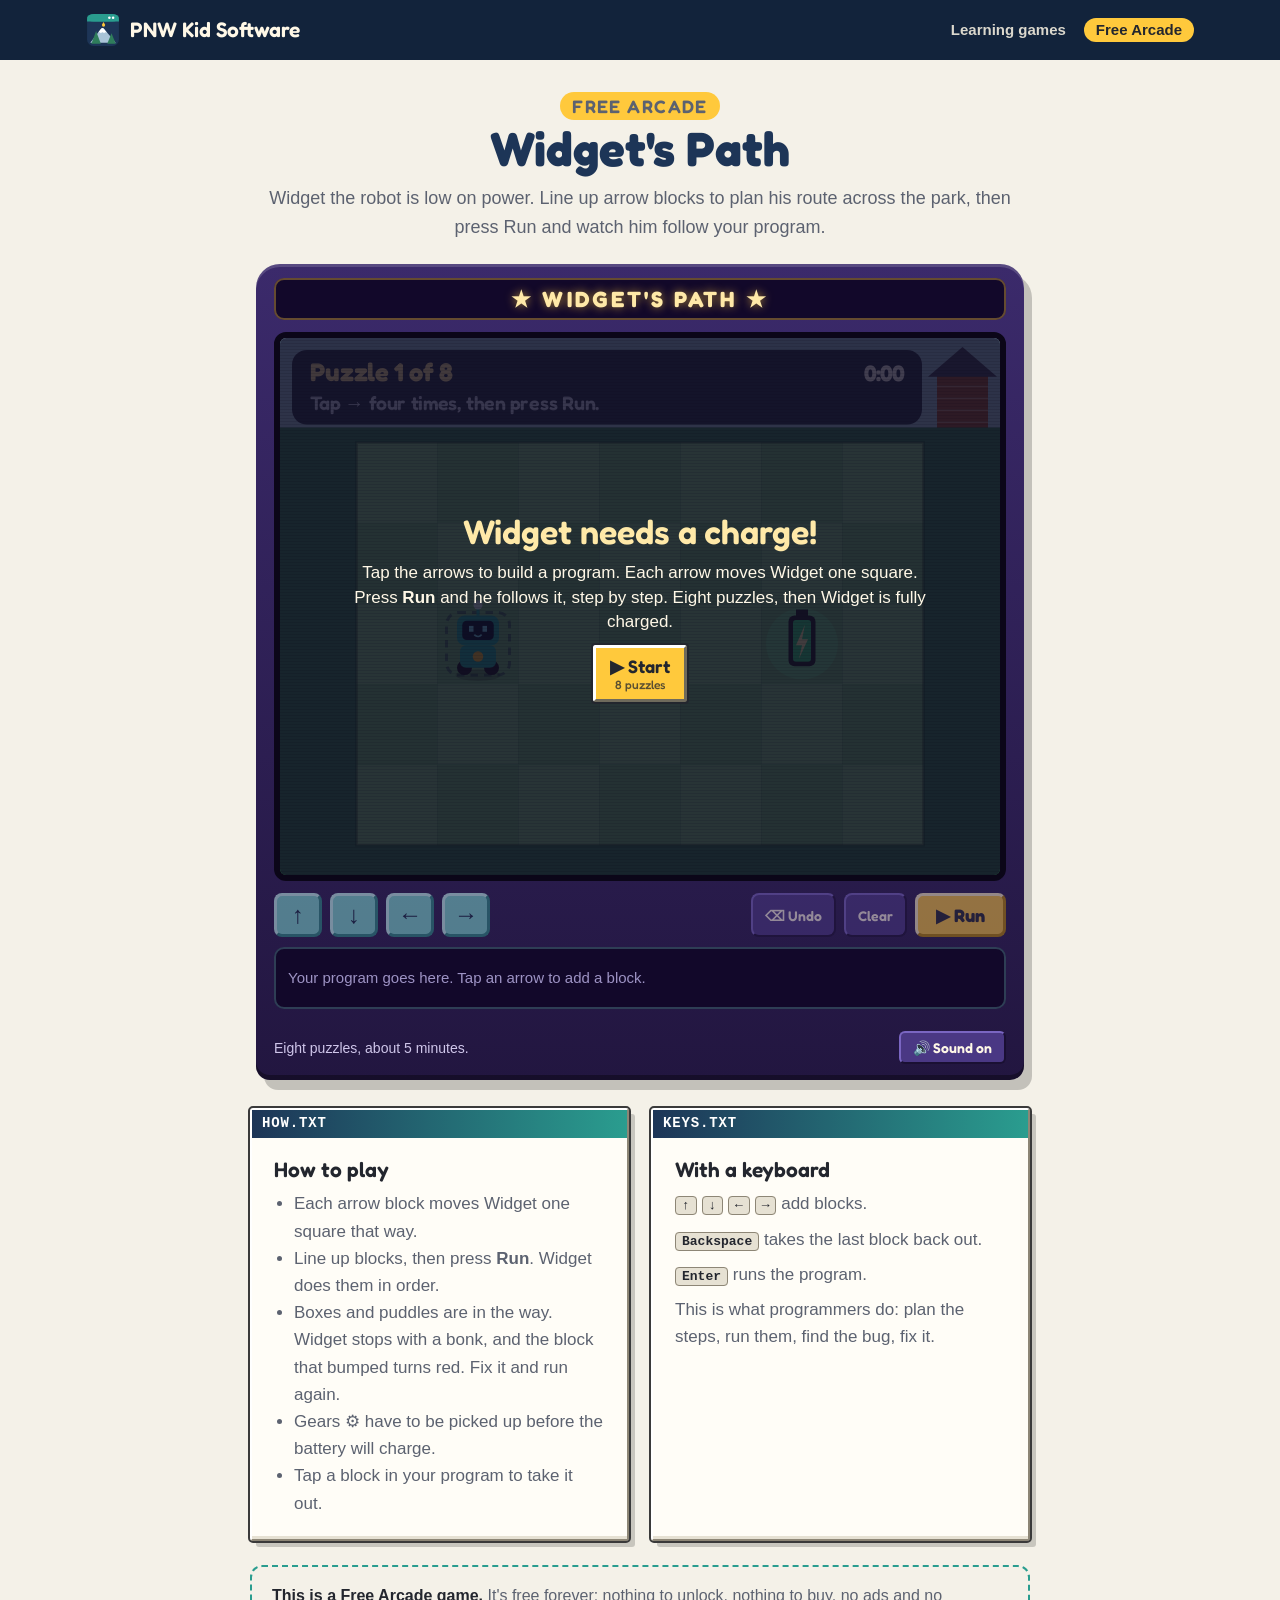
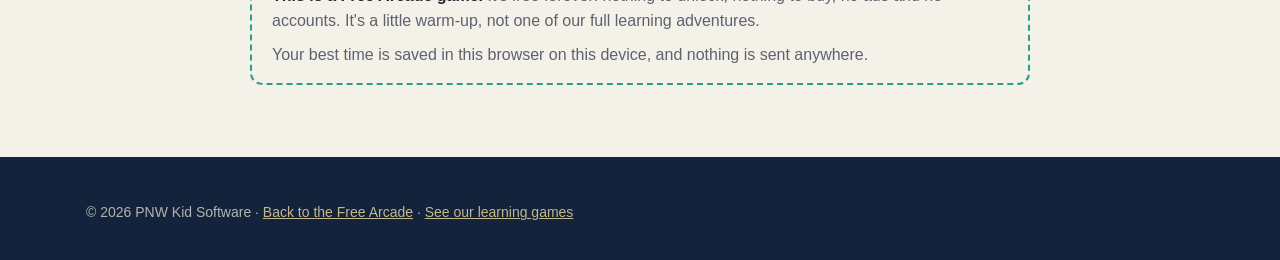
<file: arcade/widgets-path/index.html>
<!doctype html>
<html lang="en">
<head>
<meta charset="utf-8">
<meta name="viewport" content="width=device-width, initial-scale=1">
<title>Widget's Path · Free Arcade · PNW Kid Software</title>
<meta name="description" content="A free little coding puzzle: line up arrow blocks to steer Widget the robot around Volunteer Park to his battery. Eight puzzles. Plays in your browser. No ads, no accounts, nothing to buy.">
<meta name="theme-color" content="#1d3557">
<link rel="icon" href="../../favicon.svg" type="image/svg+xml">
<link rel="stylesheet" href="../../style.css">
<link rel="stylesheet" href="../arcade.css">
<style>
  /* The program: arrow blocks to pick from, the line of blocks Widget will run, and the Run button */
  .prog { margin-top: 12px; display: grid; gap: 10px; }
  .prog-top { display: flex; flex-wrap: wrap; gap: 10px; align-items: center; justify-content: space-between; }
  .palette, .run-row { display: flex; gap: 8px; }
  .blk {
    width: 48px; height: 44px; padding: 0; cursor: pointer; touch-action: manipulation;
    font: 700 24px/1 "Fredoka", ui-rounded, sans-serif; color: #12233b;
    background: #7fe0d3; border-radius: 8px;
    border: 3px solid; border-color: #c9fff6 #2a8f84 #2a8f84 #c9fff6;
  }
  .blk:active { border-color: #2a8f84 #c9fff6 #c9fff6 #2a8f84; }
  .blk:focus-visible, .run:focus-visible, .tool:focus-visible { outline: 3px dashed var(--yellow); outline-offset: 2px; }
  .run {
    font: 700 18px "Fredoka", sans-serif; color: #23262e; cursor: pointer;
    background: var(--yellow); padding: 8px 18px; border-radius: 8px;
    border: 3px solid; border-color: #fff3c4 #b98700 #b98700 #fff3c4;
  }
  .run:disabled, .tool:disabled, .blk:disabled { opacity: .5; cursor: default; }
  .tool {
    font: 600 14px "Fredoka", sans-serif; color: #fff8e7; cursor: pointer;
    background: #4a3884; border-radius: 8px; padding: 6px 12px;
    border: 2px solid; border-color: #7a66c2 #1a1033 #1a1033 #7a66c2;
  }
  .strip {
    list-style: none; margin: 0; padding: 8px; min-height: 62px; border-radius: 10px;
    background: #12082a; box-shadow: inset 0 0 0 2px rgba(127, 224, 211, .25);
    display: flex; flex-wrap: wrap; gap: 6px; align-items: center; counter-reset: step;
  }
  .strip:empty::before { content: attr(data-empty); color: #9d93c4; font-size: 15px; padding-left: 6px; }
  .strip .blk { width: 40px; height: 40px; font-size: 20px; position: relative; }
  .strip .blk::after {
    counter-increment: step; content: counter(step);
    position: absolute; top: -7px; right: -6px; font: 600 10px/16px "Fredoka", sans-serif;
    width: 16px; height: 16px; border-radius: 50%; background: #2b1d55; color: #cfc6ea;
  }
  .strip .blk.now { background: var(--yellow); transform: translateY(-3px); }
  .strip .blk.bad { background: #e4572e; color: #fff; }
  .slots { color: #9d93c4; font-size: 13px; text-align: right; margin: -4px 2px 0; }
</style>
</head>
<body>

<header class="bar">
  <div class="wrap">
    <a class="brand" href="../../" aria-label="PNW Kid Software, home">
      <img src="../../favicon.svg" alt="" width="34" height="34">
      <span>PNW Kid Software</span>
    </a>
    <nav aria-label="Sections">
      <a href="../../#games">Learning games</a>
      <a class="nav-arcade" href="../../#arcade">Free Arcade</a>
    </nav>
  </div>
</header>

<main class="arcade-page">
  <div class="wrap">
    <div class="game-head">
      <p class="free-chip">Free Arcade</p>
      <h1>Widget's Path</h1>
      <p>Widget the robot is low on power. Line up arrow blocks to plan his route across the park, then press Run and watch him follow your program.</p>
    </div>

    <div class="cabinet" style="--chrome: 360px">
      <p class="marquee" aria-hidden="true">★ Widget's Path ★</p>
      <div class="screen">
        <canvas id="game" role="img" aria-label="Widget the robot on a grid of park tiles, with a battery to reach"></canvas>

        <div class="overlay" id="start">
          <h2>Widget needs a charge!</h2>
          <p class="blurb">Tap the arrows to build a program. Each arrow moves Widget one square. Press <b>Run</b> and he follows it, step by step. Eight puzzles, then Widget is fully charged.</p>
          <div class="row">
            <button class="btn btn-go" id="go">▶ Start<small id="go-best">8 puzzles</small></button>
          </div>
        </div>

        <div class="overlay" id="cleared" hidden>
          <h2 id="cleared-title">Charged up!</h2>
          <p id="cleared-text"></p>
          <div class="row"><button class="btn btn-go" id="next">Next puzzle ▶</button></div>
        </div>

        <div class="overlay" id="done" hidden>
          <h2>Fully charged! 🔋</h2>
          <p class="stats" id="done-stats"></p>
          <p class="best" id="done-best"></p>
          <div class="row">
            <button class="btn btn-go" id="again">▶ Play again</button>
          </div>
          <p class="more">Widget's whole story is in <a href="../../#capitol-hill-coding">Capitol Hill Coding</a>, one of our learning games.</p>
        </div>
      </div>

      <div class="prog">
        <div class="prog-top">
          <div class="palette" aria-label="Arrow blocks">
            <button class="blk" type="button" data-dir="up" aria-label="Add up">↑</button>
            <button class="blk" type="button" data-dir="down" aria-label="Add down">↓</button>
            <button class="blk" type="button" data-dir="left" aria-label="Add left">←</button>
            <button class="blk" type="button" data-dir="right" aria-label="Add right">→</button>
          </div>
          <div class="run-row">
            <button class="tool" type="button" id="undo">⌫ Undo</button>
            <button class="tool" type="button" id="clear">Clear</button>
            <button class="run" type="button" id="run">▶ Run</button>
          </div>
        </div>
        <ol class="strip" id="strip" aria-label="Widget's program" data-empty="Your program goes here. Tap an arrow to add a block."></ol>
        <p class="slots" id="slots"></p>
      </div>

      <div class="cab-controls">
        <p class="hint">Eight puzzles, about 5 minutes.</p>
        <div class="cab-btns">
          <button class="cab-btn" id="mute" type="button">🔊 Sound on</button>
        </div>
      </div>
    </div>
    <p class="sr-only" aria-live="polite" id="live"></p>

    <div class="how">
      <section class="win">
        <div class="win-title"><span>HOW.TXT</span></div>
        <div class="win-body">
          <h2>How to play</h2>
          <ul>
            <li>Each arrow block moves Widget one square that way.</li>
            <li>Line up blocks, then press <b>Run</b>. Widget does them in order.</li>
            <li>Boxes and puddles are in the way. Widget stops with a bonk, and the block that bumped turns red. Fix it and run again.</li>
            <li>Gears ⚙ have to be picked up before the battery will charge.</li>
            <li>Tap a block in your program to take it out.</li>
          </ul>
        </div>
      </section>
      <section class="win">
        <div class="win-title"><span>KEYS.TXT</span></div>
        <div class="win-body">
          <h2>With a keyboard</h2>
          <p><kbd>↑</kbd> <kbd>↓</kbd> <kbd>←</kbd> <kbd>→</kbd> add blocks.</p>
          <p><kbd>Backspace</kbd> takes the last block back out.</p>
          <p><kbd>Enter</kbd> runs the program.</p>
          <p>This is what programmers do: plan the steps, run them, find the bug, fix it.</p>
        </div>
      </section>
    </div>

    <div class="free-note">
      <p><b>This is a Free Arcade game.</b> It's free forever: nothing to unlock, nothing to buy, no ads and no accounts. It's a little warm-up, not one of our full learning adventures.</p>
      <p>Your best time is saved in this browser on this device, and nothing is sent anywhere.</p>
    </div>
  </div>
</main>

<footer class="foot">
  <div class="wrap">
    <p class="fine">© 2026 PNW Kid Software · <a href="../../#arcade">Back to the Free Arcade</a> · <a href="../../">See our learning games</a></p>
  </div>
</footer>

<script src="../arcade.js"></script>
<script>
(() => {
  'use strict';
  const { store, Sound, bindMute, crisp, roundRect, time, reducedMotion } = window.Arcade;

  const W = 480, H = 360;
  const COLS = 7, ROWS = 5, T = 54;
  const GX = (W - COLS * T) / 2, GY = 70;
  const MAX = 20;          // blocks a program can hold
  const STEP = 0.36;       // seconds per move

  // . grass   # box   ~ puddle   W Widget   B battery   G gear
  const LEVELS = [
    { hint: 'Tap → four times, then press Run.', map: [
      '.......',
      '.......',
      '.W...B.',
      '.......',
      '.......'] },
    { hint: 'Widget can go down, too.', map: [
      '.......',
      '.W.....',
      '.......',
      '.......',
      '...B...'] },
    { hint: 'A box is in the way. Go around it!', map: [
      '.......',
      '.......',
      '.W.#.B.',
      '.......',
      '.......'] },
    { hint: "Widget can't swim. Stay out of the puddles.", map: [
      '.......',
      '.W~....',
      '..~.~..',
      '....~B.',
      '.......'] },
    { hint: 'Grab the gear first. The battery needs it.', map: [
      '...G...',
      '.......',
      '.W...B.',
      '.......',
      '.......'] },
    { hint: 'A long, twisty road. Plan it one turn at a time.', map: [
      '.W#....',
      '..#.#..',
      '..#.#..',
      '....#.B',
      '~~~....'] },
    { hint: 'Two gears this time. Get both!', map: [
      '.G.#...',
      '...#...',
      '.W.#.B.',
      '....G..',
      '.......'] },
    { hint: 'The last puzzle. Gear first, then home.', map: [
      '..#..G.',
      '..#....',
      '.W#.##.',
      'B......',
      '...~...'] },
  ];
  const DIRS = { up: [0, -1, '↑'], down: [0, 1, '↓'], left: [-1, 0, '←'], right: [1, 0, '→'] };
  const DIR_NAMES = { up: 'up', down: 'down', left: 'left', right: 'right' };

  const canvas = document.getElementById('game');
  const view = crisp(canvas, W, H);
  const ctx = view.ctx;
  const $ = (id) => document.getElementById(id);
  const live = $('live');
  const strip = $('strip');

  // ---------- State ----------
  let state = 'title';           // title | edit | run | cleared | done
  let level = 0, grid, start, battery, gears, program = [];
  let bot, runAt, runTimer, runs = 0, clock = 0, toast = null, sparks = [], trail = [];

  function load(i) {
    level = i;
    const m = LEVELS[i].map;
    grid = m.map((row) => row.split(''));
    gears = [];
    for (let r = 0; r < ROWS; r++) for (let c = 0; c < COLS; c++) {
      const ch = grid[r][c];
      if (ch === 'W') { start = { c, r }; grid[r][c] = '.'; }
      if (ch === 'B') { battery = { c, r }; grid[r][c] = '.'; }
      if (ch === 'G') { gears.push({ c, r, got: false }); grid[r][c] = '.'; }
    }
    program = [];
    resetBot();
    renderStrip();
  }

  function resetBot() {
    bot = { c: start.c, r: start.r, x: start.c, y: start.r, fx: start.c, fy: start.r, t: 1, bonk: 0, happy: 0 };
    for (const g of gears) g.got = false;
    trail = [];
    clearMarks();
  }

  const blocked = (c, r) => c < 0 || r < 0 || c >= COLS || r >= ROWS || grid[r][c] === '#' || grid[r][c] === '~';
  const gearsLeft = () => gears.filter((g) => !g.got).length;

  function say(text, color = '#ffe9a8', secs = 2.4) { toast = { text, color, t: secs }; live.textContent = text; }

  // ---------- The program strip ----------
  function renderStrip() {
    strip.textContent = '';
    program.forEach((d, i) => {
      const li = document.createElement('li');
      li.style.display = 'contents';
      const b = document.createElement('button');
      b.type = 'button'; b.className = 'blk'; b.textContent = DIRS[d][2];
      b.setAttribute('aria-label', `Step ${i + 1}: ${DIR_NAMES[d]}. Tap to remove.`);
      b.addEventListener('click', () => { if (state !== 'edit') return; program.splice(i, 1); edited(); });
      li.appendChild(b); strip.appendChild(li);
    });
    $('slots').textContent = program.length ? `${program.length} of ${MAX} blocks` : '';
    const busy = state !== 'edit';
    for (const b of document.querySelectorAll('.palette .blk')) b.disabled = busy || program.length >= MAX;
    $('run').disabled = busy || !program.length;
    $('undo').disabled = busy || !program.length;
    $('clear').disabled = busy || !program.length;
  }
  function stripButton(i) { return strip.querySelectorAll('.blk')[i]; }
  function clearMarks() { for (const b of strip.querySelectorAll('.blk')) b.classList.remove('now', 'bad'); }

  function edited() {
    if (bot.c !== start.c || bot.r !== start.r || trail.length) resetBot();
    renderStrip();
  }
  function add(d) {
    if (state !== 'edit' || program.length >= MAX) return;
    Sound.unlock();
    program.push(d);
    Sound.tone(500 + program.length * 12, 0.04, { vol: 0.035 });
    edited();
  }

  // ---------- Running ----------
  function run() {
    if (state !== 'edit' || !program.length) return;
    Sound.unlock();
    resetBot();
    runs += 1;
    state = 'run'; runAt = 0; runTimer = 0.15;
    renderStrip();
    trail.push({ c: bot.c, r: bot.r });
  }

  function stepRun() {
    clearMarks();
    if (runAt >= program.length) return finishRun();
    const d = program[runAt];
    const el = stripButton(runAt);
    const nc = bot.c + DIRS[d][0], nr = bot.r + DIRS[d][1];
    if (blocked(nc, nr)) {
      if (el) el.classList.add('bad');
      bot.bonk = 0.6; bot.bonkDir = DIRS[d];
      Sound.tone(140, 0.18, { vol: 0.05 });
      const what = nc < 0 || nr < 0 || nc >= COLS || nr >= ROWS ? 'the edge of the park' : grid[nr][nc] === '~' ? 'a puddle' : 'a box';
      say(`Bonk! Step ${runAt + 1} runs into ${what}. Fix that block and run again.`, '#ffb4a2', 3.4);
      state = 'edit'; renderStrip();
      const bad = stripButton(runAt);
      if (bad) bad.classList.add('bad');
      return;
    }
    if (el) el.classList.add('now');
    bot.fx = bot.c; bot.fy = bot.r; bot.c = nc; bot.r = nr; bot.t = 0;
    Sound.tone(330 + runAt * 22, 0.06, { vol: 0.03 });
    runAt += 1; runTimer = STEP;
  }

  function arrived() {
    // after each move lands: pick up gears, check the battery
    trail.push({ c: bot.c, r: bot.r });
    for (const g of gears) if (!g.got && g.c === bot.c && g.r === bot.r) {
      g.got = true; burst(bot.c, bot.r, '#ffd36b', 12);
      Sound.tune([660, 880], 0.06, { vol: 0.04 });
      say(gearsLeft() ? `Got a gear! ${gearsLeft()} to go.` : 'Got the gear! Now the battery.', '#ffd36b', 1.6);
    }
    if (bot.c === battery.c && bot.r === battery.r && !gearsLeft()) { cleared(); return true; }
    return false;
  }

  function finishRun() {
    state = 'edit'; renderStrip();
    if (bot.c === battery.c && bot.r === battery.r && gearsLeft()) say('The battery is locked. Pick up every gear first!', '#ffb4a2', 3);
    else say('Widget ran out of blocks before the battery. Add some more!', '#ffb4a2', 3);
  }

  function cleared() {
    clearMarks();
    state = 'cleared'; bot.happy = 1.5;
    burst(battery.c, battery.r, '#7fffd4', 26);
    Sound.tune([523, 659, 784, 1047], 0.08);
    renderStrip();
    setTimeout(() => {
      if (state !== 'cleared') return;
      if (level === LEVELS.length - 1) return finish();
      $('cleared-title').textContent = level === 0 ? 'Charged up!' : ['Zap!', 'Beep boop!', 'Nice route!', 'Charged up!', 'Great plan!', 'Bzzzt!'][level % 6];
      $('cleared-text').textContent = `Puzzle ${level + 1} of ${LEVELS.length} done, with ${program.length} block${program.length === 1 ? '' : 's'}.`;
      show('cleared');
    }, reducedMotion ? 400 : 1000);
  }

  function burst(c, r, color, n) {
    const x = GX + c * T + T / 2, y = GY + r * T + T / 2;
    if (reducedMotion) n = Math.min(n, 5);
    for (let i = 0; i < n; i++) {
      const a = Math.random() * Math.PI * 2, s = 40 + Math.random() * 90;
      sparks.push({ x, y, vx: Math.cos(a) * s, vy: Math.sin(a) * s - 30, t: 0.7 + Math.random() * 0.4, color });
    }
  }

  // ---------- Update ----------
  function update(dt) {
    if ((state === 'edit' || state === 'run') && !document.hidden) clock += dt;
    if (bot.t < 1) {
      bot.t = Math.min(1, bot.t + dt / (STEP * 0.8));
      const e = bot.t < 0.5 ? 2 * bot.t * bot.t : 1 - Math.pow(-2 * bot.t + 2, 2) / 2;
      bot.x = bot.fx + (bot.c - bot.fx) * e; bot.y = bot.fy + (bot.r - bot.fy) * e;
      if (bot.t >= 1 && state === 'run' && arrived()) return;
    }
    if (state === 'run') {
      runTimer -= dt;
      if (runTimer <= 0 && bot.t >= 1) stepRun();
    }
    if (bot.bonk > 0) bot.bonk -= dt;
    if (bot.happy > 0) bot.happy -= dt;
    for (const s of sparks) { s.x += s.vx * dt; s.y += s.vy * dt; s.vy += 120 * dt; s.t -= dt; }
    sparks = sparks.filter((s) => s.t > 0);
    if (toast) { toast.t -= dt; if (toast.t <= 0) toast = null; }
  }

  // ---------- Draw ----------
  function draw(t) {
    view.begin();
    // sky and the old brick water tower in Volunteer Park
    const sky = ctx.createLinearGradient(0, 0, 0, H);
    sky.addColorStop(0, '#9fc7de'); sky.addColorStop(1, '#d7ebf2');
    ctx.fillStyle = sky; ctx.fillRect(0, 0, W, H);
    ctx.fillStyle = '#a65a3f'; ctx.fillRect(438, 24, 34, 70);
    ctx.fillStyle = '#4a4e69'; ctx.beginPath(); ctx.moveTo(432, 26); ctx.lineTo(455, 6); ctx.lineTo(478, 26); ctx.fill();
    ctx.fillStyle = 'rgba(255,255,255,.35)'; for (let y = 32; y < 92; y += 8) ctx.fillRect(438, y, 34, 1);
    ctx.fillStyle = '#3f8a5f'; ctx.fillRect(0, 60, W, H - 60);

    // tiles
    for (let r = 0; r < ROWS; r++) for (let c = 0; c < COLS; c++) {
      const x = GX + c * T, y = GY + r * T;
      ctx.fillStyle = (r + c) % 2 ? '#7cc47f' : '#8ed08f';
      ctx.fillRect(x, y, T, T);
      if (grid[r][c] === '#') drawBox(x, y);
      if (grid[r][c] === '~') drawPuddle(x, y, t);
    }
    ctx.strokeStyle = 'rgba(30,70,40,.35)'; ctx.lineWidth = 2;
    ctx.strokeRect(GX, GY, COLS * T, ROWS * T);

    // where Widget has been on this run
    ctx.fillStyle = 'rgba(255,255,255,.55)';
    for (const p of trail) { ctx.beginPath(); ctx.arc(GX + p.c * T + T / 2, GY + p.r * T + T / 2, 4, 0, Math.PI * 2); ctx.fill(); }
    // the start pad
    ctx.strokeStyle = 'rgba(29,53,87,.45)'; ctx.setLineDash([5, 4]); ctx.lineWidth = 2;
    roundRect(ctx, GX + start.c * T + 6, GY + start.r * T + 6, T - 12, T - 12, 8); ctx.stroke(); ctx.setLineDash([]);

    for (const g of gears) if (!g.got) drawGear(GX + g.c * T + T / 2, GY + g.r * T + T / 2, t);
    drawBattery(GX + battery.c * T + T / 2, GY + battery.r * T + T / 2, t);

    let bx = GX + bot.x * T + T / 2, by = GY + bot.y * T + T / 2;
    if (bot.bonk > 0 && bot.bonkDir && !reducedMotion) {
      const k = Math.sin((0.6 - bot.bonk) * 30) * bot.bonk * 8;
      bx += bot.bonkDir[0] * Math.abs(k); by += bot.bonkDir[1] * Math.abs(k);
    }
    drawWidget(bx, by, t);

    for (const s of sparks) { ctx.globalAlpha = Math.min(1, s.t * 2); ctx.fillStyle = s.color; ctx.fillRect(s.x - 2, s.y - 2, 4, 4); }
    ctx.globalAlpha = 1;

    drawHud();
  }

  function drawBox(x, y) {
    ctx.fillStyle = '#c08a4e'; roundRect(ctx, x + 7, y + 7, T - 14, T - 14, 4); ctx.fill();
    ctx.strokeStyle = '#8a5a2b'; ctx.lineWidth = 2;
    roundRect(ctx, x + 7, y + 7, T - 14, T - 14, 4); ctx.stroke();
    ctx.beginPath(); ctx.moveTo(x + 9, y + 9); ctx.lineTo(x + T - 9, y + T - 9); ctx.moveTo(x + T - 9, y + 9); ctx.lineTo(x + 9, y + T - 9); ctx.stroke();
  }
  function drawPuddle(x, y, t) {
    ctx.fillStyle = '#5aa9d6';
    ctx.beginPath(); ctx.ellipse(x + T / 2, y + T / 2, T / 2 - 4, T / 2 - 10, 0, 0, Math.PI * 2); ctx.fill();
    const k = reducedMotion ? 0.5 : (t * 0.6 + x * 0.01) % 1;
    ctx.strokeStyle = `rgba(255,255,255,${0.6 * (1 - k)})`; ctx.lineWidth = 1.5;
    ctx.beginPath(); ctx.ellipse(x + T / 2, y + T / 2, 4 + k * 14, 2 + k * 7, 0, 0, Math.PI * 2); ctx.stroke();
  }
  function drawGear(x, y, t) {
    ctx.save(); ctx.translate(x, y); if (!reducedMotion) ctx.rotate(t * 0.8);
    ctx.fillStyle = '#f2b705';
    for (let i = 0; i < 8; i++) { ctx.rotate(Math.PI / 4); ctx.fillRect(-3.5, -16, 7, 8); }
    ctx.beginPath(); ctx.arc(0, 0, 11, 0, Math.PI * 2); ctx.fill();
    ctx.fillStyle = '#8ed08f'; ctx.beginPath(); ctx.arc(0, 0, 4.5, 0, Math.PI * 2); ctx.fill();
    ctx.restore();
  }
  function drawBattery(x, y, t) {
    const locked = gearsLeft() > 0;
    const glow = locked ? 0 : 0.35 + (reducedMotion ? 0 : 0.2 * Math.sin(t * 4));
    if (glow) { ctx.fillStyle = `rgba(120,255,170,${glow})`; ctx.beginPath(); ctx.arc(x, y, 24, 0, Math.PI * 2); ctx.fill(); }
    ctx.fillStyle = '#2b2d33'; roundRect(ctx, x - 9, y - 19, 18, 34, 4); ctx.fill();
    ctx.fillRect(x - 4, y - 23, 8, 5);
    ctx.fillStyle = locked ? '#7d8597' : '#3ddc84'; roundRect(ctx, x - 6, y - 16, 12, 28, 2); ctx.fill();
    ctx.fillStyle = locked ? '#cfd3dc' : '#fff8b0';
    ctx.beginPath(); ctx.moveTo(x + 2, y - 13); ctx.lineTo(x - 4, y + 1); ctx.lineTo(x, y + 1); ctx.lineTo(x - 2, y + 10); ctx.lineTo(x + 4, y - 3); ctx.lineTo(x, y - 3); ctx.closePath(); ctx.fill();
    if (locked) {
      ctx.fillStyle = '#f2b705'; ctx.font = '700 13px Fredoka, ui-rounded, sans-serif'; ctx.textAlign = 'center'; ctx.textBaseline = 'middle';
      ctx.fillText(`⚙${gearsLeft()}`, x + 15, y - 18);
    }
  }
  function drawWidget(x, y, t) {
    const hop = bot.happy > 0 && !reducedMotion ? -Math.abs(Math.sin(t * 12)) * 5 : 0;
    y += hop;
    ctx.fillStyle = 'rgba(0,0,0,.18)'; ctx.beginPath(); ctx.ellipse(x, y + 21 - hop, 15, 4, 0, 0, Math.PI * 2); ctx.fill();
    // wheels
    ctx.fillStyle = '#23262e';
    ctx.beginPath(); ctx.arc(x - 9, y + 16, 5, 0, Math.PI * 2); ctx.arc(x + 9, y + 16, 5, 0, Math.PI * 2); ctx.fill();
    // body with a gear badge
    ctx.fillStyle = '#2bb5a5'; roundRect(ctx, x - 12, y + 1, 24, 15, 4); ctx.fill();
    ctx.fillStyle = '#ffc93c'; ctx.beginPath(); ctx.arc(x, y + 8.5, 3.5, 0, Math.PI * 2); ctx.fill();
    // antenna
    ctx.strokeStyle = '#2bb5a5'; ctx.lineWidth = 2;
    ctx.beginPath(); ctx.moveTo(x, y - 18); ctx.lineTo(x, y - 24); ctx.stroke();
    ctx.fillStyle = bot.happy > 0 ? '#7fffd4' : '#d8f7f3'; ctx.beginPath(); ctx.arc(x, y - 26, 3, 0, Math.PI * 2); ctx.fill();
    // head and screen face
    ctx.fillStyle = '#2bb5a5'; roundRect(ctx, x - 14, y - 19, 28, 20, 5); ctx.fill();
    ctx.fillStyle = '#12233b'; roundRect(ctx, x - 10.5, y - 15.5, 21, 13, 3); ctx.fill();
    ctx.fillStyle = '#7fe0f0';
    if (bot.bonk > 0) {
      ctx.font = '700 9px ui-monospace, Menlo, monospace'; ctx.textAlign = 'center'; ctx.textBaseline = 'middle';
      ctx.fillText('x  x', x, y - 10);
    } else {
      ctx.fillRect(x - 6, y - 12, 3, 4); ctx.fillRect(x + 3, y - 12, 3, 4);
      ctx.strokeStyle = '#7fe0f0'; ctx.lineWidth = 1.2;
      ctx.beginPath(); ctx.arc(x, y - 8, 3, 0.2 * Math.PI, 0.8 * Math.PI); ctx.stroke();
    }
  }

  function drawHud() {
    ctx.fillStyle = 'rgba(20,24,50,.78)'; roundRect(ctx, 8, 8, 420, 50, 10); ctx.fill();
    ctx.textAlign = 'left'; ctx.textBaseline = 'alphabetic';
    ctx.fillStyle = '#ffe9a8'; ctx.font = '700 17px Fredoka, ui-rounded, sans-serif';
    ctx.fillText(`Puzzle ${level + 1} of ${LEVELS.length}`, 20, 29);
    ctx.fillStyle = '#d7defa'; ctx.font = '600 13px Fredoka, ui-rounded, sans-serif';
    ctx.fillText(LEVELS[level].hint, 20, 48, 396);
    ctx.fillStyle = '#fff'; ctx.font = '700 15px Fredoka, ui-rounded, sans-serif'; ctx.textAlign = 'right';
    ctx.fillText(time(clock), 416, 29);
    if (toast) {
      ctx.globalAlpha = Math.min(1, toast.t * 2);
      ctx.font = '700 15px Fredoka, ui-rounded, sans-serif';
      const w = Math.min(W - 20, ctx.measureText(toast.text).width + 26);
      ctx.fillStyle = 'rgba(20,24,50,.88)';
      roundRect(ctx, (W - w) / 2, H - 40, w, 30, 15); ctx.fill();
      ctx.fillStyle = toast.color; ctx.textAlign = 'center';
      ctx.fillText(toast.text, W / 2, H - 20, W - 36);
      ctx.globalAlpha = 1;
    }
  }

  // ---------- Screens ----------
  const screens = { start: $('start'), cleared: $('cleared'), done: $('done') };
  function show(name) {
    for (const [k, el] of Object.entries(screens)) el.hidden = k !== name;
    const btn = name && screens[name].querySelector('button');
    if (btn) btn.focus({ preventScroll: true });
  }
  function bringIntoView() {
    const cab = document.querySelector('.cabinet');
    const r = cab.getBoundingClientRect();
    if (r.top < 64 || r.bottom > window.innerHeight) cab.scrollIntoView({ block: 'start', behavior: reducedMotion ? 'auto' : 'smooth' });
  }
  const BEST = 'pnw-arcade-widgetspath-best';
  function showBest() {
    const best = Number(store.get(BEST));
    $('go-best').textContent = best ? `8 puzzles · best ${time(best)}` : '8 puzzles';
  }

  function begin() {
    Sound.unlock();
    clock = 0; runs = 0; sparks = []; toast = null;
    load(0);
    state = 'edit'; renderStrip();
    show(null); bringIntoView();
    document.querySelector('.palette .blk[data-dir="right"]').focus({ preventScroll: true });
    live.textContent = `Puzzle 1. ${LEVELS[0].hint}`;
  }
  function nextLevel() {
    load(level + 1);
    state = 'edit'; renderStrip();
    show(null);
    document.querySelector('.palette .blk').focus({ preventScroll: true });
    live.textContent = `Puzzle ${level + 1}. ${LEVELS[level].hint}`;
  }
  function finish() {
    state = 'done';
    const prev = Number(store.get(BEST));
    const isBest = !prev || clock < prev;
    if (isBest) store.set(BEST, String(Math.round(clock * 10) / 10));
    $('done-stats').textContent = `All ${LEVELS.length} puzzles in ${time(clock)}. You pressed Run ${runs} time${runs === 1 ? '' : 's'}. Every bonk was a bug you found and fixed!`;
    $('done-best').textContent = isBest ? (prev ? "That's your best time!" : 'Your first time through. Can you beat it?') : `Your best is ${time(prev)}.`;
    Sound.tune([523, 659, 784, 659, 784, 1047], 0.11);
    renderStrip();
    show('done');
  }

  $('go').addEventListener('click', begin);
  $('again').addEventListener('click', begin);
  $('next').addEventListener('click', nextLevel);
  $('run').addEventListener('click', run);
  $('undo').addEventListener('click', () => { if (state === 'edit' && program.length) { program.pop(); edited(); } });
  $('clear').addEventListener('click', () => { if (state === 'edit') { program = []; edited(); } });
  for (const b of document.querySelectorAll('.palette .blk')) b.addEventListener('click', () => add(b.dataset.dir));
  bindMute($('mute'));

  const KEYS = { ArrowUp: 'up', ArrowDown: 'down', ArrowLeft: 'left', ArrowRight: 'right' };
  window.addEventListener('keydown', (e) => {
    if (e.ctrlKey || e.metaKey || e.altKey) return;
    if (state !== 'edit' && state !== 'run') return;
    if (KEYS[e.key]) { e.preventDefault(); add(KEYS[e.key]); }
    else if (e.key === 'Backspace' || e.key === 'Delete') { e.preventDefault(); if (state === 'edit' && program.length) { program.pop(); edited(); } }
    else if (e.key === 'Enter' && !(e.target.closest && e.target.closest('button:not(.blk)'))) { e.preventDefault(); run(); }
  });

  // ---------- Loop ----------
  load(0);
  renderStrip();
  let last = performance.now();
  function frame(now) {
    const dt = Math.min(0.05, (now - last) / 1000);
    last = now;
    update(dt);
    draw(now / 1000);
    requestAnimationFrame(frame);
  }
  showBest();
  requestAnimationFrame(frame);
  if (document.fonts && document.fonts.load) document.fonts.load('700 20px Fredoka');
})();
</script>
</body>
</html>
</file>
<file: style.css>
/* PNW Kid Software: rainy Seattle blues, evergreen, raincoat yellow,
   and the beveled windows of a 90s family computer. */
@font-face {
  font-family: "Fredoka";
  src: url(fonts/Fredoka-Variable.ttf) format("truetype");
  font-weight: 300 700;
  font-display: swap;
}

:root {
  --navy: #1d3557;
  --navy-deep: #12233b;
  --teal: #2a9d8f;
  --yellow: #ffc93c;
  --yellow-deep: #e9a800;
  --red: #e4572e;
  --green: #2f7d5b;

  --bg: #f4f1e8;
  --ink: #23262e;
  --muted: #5c6270;
  --link: #1f6f8b;

  --panel: #e6e1d3;      /* the beige of an old computer */
  --panel-2: #fffdf7;    /* inside a window */
  --hi: #ffffff;         /* bevel highlight */
  --lo: #8d8676;         /* bevel shadow */
  --edge: #3a3a3a;       /* outer window edge */

  --land: #dfe9cf;
  --water: #8ec5dc;
  --water-ink: #3d7f9c;
}
@media (prefers-color-scheme: dark) {
  :root {
    --bg: #141a23;
    --ink: #eef0f3;
    --muted: #a9b1bf;
    --link: #ffd36b;
    --panel: #2a3240;
    --panel-2: #1c2330;
    --hi: #4a5568;
    --lo: #0b0f15;
    --edge: #05070a;
    --land: #2a3a2f;
    --water: #1f4a63;
    --water-ink: #8ec5dc;
  }
}

* { box-sizing: border-box; }
html { -webkit-text-size-adjust: 100%; scroll-behavior: smooth; }
@media (prefers-reduced-motion: reduce) { html { scroll-behavior: auto; } }
body {
  margin: 0;
  background: var(--bg);
  color: var(--ink);
  font: 17px/1.6 ui-rounded, "SF Pro Rounded", -apple-system, BlinkMacSystemFont, "Segoe UI", Roboto, Helvetica, Arial, sans-serif;
}
h1, h2, h3, .brand, .kicker, .btn, .sticker, summary { font-family: "Fredoka", ui-rounded, sans-serif; }
h1, h2, h3 { line-height: 1.15; margin: 0 0 .4em; }
h2 { font-size: clamp(28px, 4vw, 40px); font-weight: 600; }
h3 { font-size: 21px; font-weight: 600; }
img { max-width: 100%; display: block; }
a { color: var(--link); }
.wrap { max-width: 1140px; margin: 0 auto; padding: 0 16px; }
.narrow { max-width: 780px; }
.kicker {
  margin: 0 0 6px; font-weight: 600; font-size: 15px; letter-spacing: .08em; text-transform: uppercase; color: var(--teal);
}
@media (prefers-color-scheme: dark) { .kicker { color: #6fd3c6; } }
.intro { font-size: 19px; color: var(--muted); max-width: 720px; margin: 0 0 32px; }

/* ---------- Top bar ---------- */
.bar { background: var(--navy-deep); color: #fff8e7; position: sticky; top: 0; z-index: 10; }
.bar .wrap { display: flex; align-items: center; justify-content: space-between; gap: 12px; min-height: 60px; flex-wrap: wrap; }
.brand { display: flex; align-items: center; gap: 10px; color: inherit; text-decoration: none; font-weight: 600; font-size: 21px; }
.bar nav { display: flex; gap: 18px; font-size: 15px; flex-wrap: wrap; }
.bar nav a { color: #fff8e7; opacity: .85; text-decoration: none; font-weight: 600; }
.bar nav a:hover { opacity: 1; text-decoration: underline; }
/* The Free Arcade gets its own pill, so it never reads as one of the paid games */
.bar nav a.nav-arcade { color: #23262e; background: var(--yellow); opacity: 1; padding: 0 12px; border-radius: 999px; }
.bar nav a.nav-arcade:hover { text-decoration: none; filter: brightness(1.06); }
@media (max-width: 620px) {
  .bar { position: static; }
  .bar .wrap { padding-top: 8px; padding-bottom: 8px; }
  .bar nav { gap: 14px; font-size: 14px; }
}

/* ---------- Retro windows ---------- */
.win {
  background: var(--panel);
  border: 2px solid; border-color: var(--hi) var(--lo) var(--lo) var(--hi);
  outline: 2px solid var(--edge);
  box-shadow: 6px 6px 0 rgba(0,0,0,.18);
  border-radius: 3px;
}
.win-title {
  display: flex; align-items: center; justify-content: space-between; gap: 8px;
  background: linear-gradient(90deg, var(--navy), var(--teal));
  color: #fff; padding: 4px 6px 4px 10px;
  font: 600 14px/1.4 ui-monospace, "SF Mono", Menlo, Consolas, monospace; letter-spacing: .06em;
}
.win-btns { display: flex; gap: 4px; }
.win-btns i {
  width: 18px; height: 16px; background: var(--panel); display: block;
  border: 2px solid; border-color: var(--hi) var(--lo) var(--lo) var(--hi);
}
.win-body { padding: 20px 22px 22px; }

/* Chunky beveled buttons */
.btn {
  display: inline-block; text-decoration: none; font-weight: 600; font-size: 18px;
  color: #23262e; background: #e6e1d3;
  padding: 10px 20px; border: 3px solid; border-color: #fff #6f6a5c #6f6a5c #fff;
  outline: 2px solid #23262e; border-radius: 2px;
}
.btn:hover { filter: brightness(1.05); }
.btn:active { border-color: #6f6a5c #fff #fff #6f6a5c; transform: translate(1px, 1px); }
.btn:focus-visible { outline: 3px dashed var(--yellow-deep); outline-offset: 3px; }
.btn-go { background: var(--yellow); }
.btn-small { font-size: 16px; padding: 7px 14px; }

/* ---------- Hero ---------- */
.hero {
  position: relative; overflow: hidden; isolation: isolate;
  background: linear-gradient(180deg, #5d7a99 0%, #8aa5bd 55%, #b8c9d4 100%);
  padding: 56px 0 170px;
}
@media (prefers-color-scheme: dark) {
  .hero { background: linear-gradient(180deg, #0f1a2b 0%, #1d3048 60%, #2b4560 100%); }
}
.rain { /* A tilted sheet behind the hero. Its two layers hold upright streaks and slide straight down the sheet. */
  position: absolute; inset: -320px -160px; z-index: -1; pointer-events: none;
  transform: rotate(12deg);
}
.rain::before, .rain::after {
  content: ""; position: absolute; left: 0; right: 0; bottom: 0; will-change: transform;
}
/* Each layer starts one tile above the sheet and falls exactly one tile, so the end of the loop is the start of the next. */
.rain::before {
  top: -400px; opacity: .34;
  background: url("data:image/svg+xml,%3Csvg xmlns='http://www.w3.org/2000/svg' width='300' height='400'%3E%3Cpath d='M22 14v52M97 128v64M160 44v40M231 214v58M281 96v46M60 262v54M190 318v50M130 196v34' fill='none' stroke='white' stroke-width='1.6' stroke-linecap='round'/%3E%3C/svg%3E") 0 0 / 300px 400px;
  animation: rain-near .8s linear infinite;
}
.rain::after {
  top: -300px; opacity: .2;
  background: url("data:image/svg+xml,%3Csvg xmlns='http://www.w3.org/2000/svg' width='220' height='300'%3E%3Cpath d='M18 20v28M70 150v34M118 60v24M165 210v30M200 110v26M44 236v28' fill='none' stroke='white' stroke-width='1.1' stroke-linecap='round'/%3E%3C/svg%3E") 0 0 / 220px 300px;
  animation: rain-far 1.05s linear infinite;
}
@keyframes rain-near { to { transform: translate3d(0, 400px, 0); } }
@keyframes rain-far { to { transform: translate3d(0, 300px, 0); } }
@media (prefers-reduced-motion: reduce) { .rain::before, .rain::after { animation: none; } }

.skyline { position: absolute; left: 0; right: 0; bottom: 0; width: 100%; height: 220px; z-index: -1; }
.skyline .mtn { fill: #a9b8c9; }
.skyline .snow { fill: #f4f7fa; }
.skyline .hills { fill: #3f6f5a; }
.skyline .town rect { fill: #33475f; }
.skyline .lights rect { fill: #ffd76a; }
.skyline .trees path { fill: #1f4d3b; }
@media (prefers-color-scheme: dark) {
  .skyline .mtn { fill: #3a4a60; }
  .skyline .snow { fill: #c9d4e0; }
  .skyline .hills { fill: #1d3a2e; }
  .skyline .town rect { fill: #1a2638; }
  .skyline .trees path { fill: #10261d; }
}

.hero-inner { position: relative; }
.hero-win { max-width: 760px; }
.hero-win .win-body { background: var(--panel-2); padding: 30px 32px 32px; }
.hero h1 { font-size: clamp(32px, 5.4vw, 56px); font-weight: 700; color: var(--navy); }
@media (prefers-color-scheme: dark) { .hero h1 { color: #ffe9a8; } }
.lede { font-size: 19px; margin: 0 0 24px; color: var(--ink); }
.cta { display: flex; gap: 16px; flex-wrap: wrap; }

.sticker {
  position: absolute; right: 24px; top: 40px;
  width: 190px; height: 190px; border-radius: 50%;
  background: var(--red); color: #fff;
  display: flex; flex-direction: column; align-items: center; justify-content: center;
  transform: rotate(10deg);
  box-shadow: 0 0 0 6px #fff, 0 0 0 9px var(--red), 8px 10px 0 9px rgba(0,0,0,.2);
  text-align: center; line-height: 1.05;
}
.s-top, .s-bot { font-size: 17px; font-weight: 600; text-transform: uppercase; letter-spacing: .04em; }
.s-price { font-size: 52px; font-weight: 700; margin: 4px 0; }
@media (max-width: 1000px) {
  .sticker { position: relative; right: auto; top: auto; margin: 36px 0 0 auto; width: 150px; height: 150px; }
  .s-price { font-size: 40px; } .s-top, .s-bot { font-size: 14px; }
}
@media (max-width: 620px) {
  .hero { padding: 28px 0 150px; }
  .hero-win .win-body { padding: 20px 18px 22px; }
  .lede { font-size: 17px; }
  .sticker { margin: 30px auto 0; }
}

/* Homepage film */
.film-wrap { margin-top: 36px; }
.film-window { max-width: 960px; margin: 0 auto; }
#film {
  display: block;
  width: 100%;
  height: auto;
  aspect-ratio: 16 / 9;
  background: #102830;
  scroll-margin-top: 110px;
}

/* ---------- Sections ---------- */
.section { padding: 72px 0; }
@media (max-width: 620px) { .section { padding: 52px 0; } }

/* The deal */
.deal { background: var(--bg); }
.steps { list-style: none; padding: 0; margin: 0 0 40px; display: grid; grid-template-columns: repeat(3, 1fr); gap: 26px; }
.steps .win-body, .test-grid .win-body { background: var(--panel-2); height: calc(100% - 30px); }
.steps p, .test-grid p { margin: 0; color: var(--muted); }
.big { display: block; font-size: 44px; line-height: 1; margin-bottom: 12px; }
.big.price { font-family: "Fredoka", sans-serif; font-weight: 700; color: var(--red); font-size: 46px; }
@media (max-width: 860px) { .steps { grid-template-columns: 1fr; } }

.compare { display: grid; grid-template-columns: 1fr 1fr; gap: 26px; }
.compare .col { border-radius: 14px; padding: 22px 26px; }
.compare .no { background: rgba(228, 87, 46, .1); border: 2px solid rgba(228, 87, 46, .35); }
.compare .yes { background: rgba(47, 125, 91, .12); border: 2px solid rgba(47, 125, 91, .4); }
.compare ul { list-style: none; padding: 0; margin: 0; }
.compare li { padding: 6px 0 6px 34px; position: relative; }
.compare li::before { position: absolute; left: 0; top: 5px; font-weight: 700; width: 24px; height: 24px; border-radius: 50%; display: grid; place-items: center; font-size: 14px; color: #fff; }
.compare .no li::before { content: "✕"; background: var(--red); }
.compare .yes li::before { content: "✓"; background: var(--green); }
@media (max-width: 760px) { .compare { grid-template-columns: 1fr; } }

/* Games */
.games { background: linear-gradient(180deg, rgba(42,157,143,.08), rgba(42,157,143,0)); }
.games-layout { display: grid; grid-template-columns: minmax(300px, 420px) 1fr; gap: 32px; align-items: start; }
.map-win { position: sticky; top: 80px; }
.map-body { padding: 10px; background: var(--panel-2); }
.map { width: 100%; height: auto; display: block; border: 2px solid; border-color: var(--lo) var(--hi) var(--hi) var(--lo); }
.map .land { fill: var(--land); }
.map .water { fill: var(--water); }
.map .canal { fill: none; stroke: var(--water); stroke-width: 8; stroke-linecap: round; }
.map .road { fill: none; stroke: rgba(120, 110, 90, .35); stroke-width: 3; stroke-dasharray: 8 6; }
.map .wlabel { fill: var(--water-ink); font: italic 600 14px "Fredoka", sans-serif; letter-spacing: .05em; }
.map .wlabel.small { font-size: 10px; }
.map .plabel { fill: var(--muted); font: 600 13px "Fredoka", sans-serif; letter-spacing: .08em; text-transform: uppercase; }
.map .pin circle { fill: #fff; stroke: var(--navy); stroke-width: 3; }
.map .pin text {
  font: 600 18px "Fredoka", sans-serif; fill: var(--navy-deep);
  paint-order: stroke; stroke: #fffdf7; stroke-width: 4px; stroke-linejoin: round;
}
@media (prefers-color-scheme: dark) {
  .map .pin text { fill: #fff8e7; stroke: #1c2330; }
  .map .pin circle { stroke: var(--yellow); }
}
.map .pin:hover circle, .map .pin:focus circle { stroke: var(--red); stroke-width: 5; }
.map .pin:focus { outline: none; }
.map .pin:focus-visible circle { stroke: var(--red); stroke-width: 6; }
.map .trail { fill: none; stroke: #fff; stroke-width: 2.5; stroke-dasharray: 2 6; stroke-linecap: round; opacity: .9; }
.map .wing { fill: rgba(255,255,255,.85); stroke: var(--navy); stroke-width: 2; }
.map .pin .sub { font-size: 12px; font-style: italic; font-weight: 500; }
.map .bob { animation: bob 2.6s ease-in-out infinite; }
@keyframes bob { 50% { transform: translateY(-5px); } }
@media (prefers-reduced-motion: reduce) { .map .bob { animation: none; } }
.map-note { margin: 8px 4px 2px; font-size: 14px; color: var(--muted); text-align: center; }

.cards { display: grid; grid-template-columns: 1fr 1fr; gap: 24px; }
.card {
  background: var(--panel-2); border-radius: 16px; overflow: hidden;
  border: 2px solid rgba(0,0,0,.08); box-shadow: 0 6px 18px rgba(20, 30, 50, .08);
  display: flex; flex-direction: column; scroll-margin-top: 90px;
}
@media (prefers-color-scheme: dark) { .card { border-color: rgba(255,255,255,.08); } }
.card:target { outline: 4px solid var(--yellow); outline-offset: 2px; }
.shot { width: 100%; height: auto; aspect-ratio: 40 / 21; object-fit: cover; }
.card-body { padding: 16px 18px 20px; display: flex; flex-direction: column; flex: 1; }
.card-body > p { margin: 0 0 12px; }
.card-head { display: flex; gap: 12px; align-items: center; margin-bottom: 10px; }
.card-head img { width: 52px; height: 52px; border-radius: 12px; flex: none; }
.card-head h3 { margin: 0 0 2px; font-size: 20px; }
.tags { margin: 0; font-size: 14px; color: var(--muted); display: flex; flex-wrap: wrap; gap: 4px 8px; align-items: center; }
.tag { font-weight: 700; font-size: 12px; text-transform: uppercase; letter-spacing: .05em; padding: 2px 8px; border-radius: 999px; color: #fff; }
.t-math { background: #d1495b; }
.t-code { background: #2a9d8f; }
.t-read { background: #6a4c93; }
.t-write { background: #1f6f8b; }
.t-type { background: #e07a1f; }
.t-feel { background: #4f86c6; }
.t-make { background: #7a8b2f; }
.t-bug { background: #3f8f3a; }
.card-bonus { position: relative; border: 3px dashed var(--teal); }
.shot-contain { object-fit: contain; background: #2b1a14; }
.ribbon {
  position: absolute; top: 12px; left: -6px; z-index: 1; margin: 0;
  background: var(--yellow); color: #23262e; font: 600 14px "Fredoka", sans-serif;
  padding: 4px 12px 4px 14px; border-radius: 0 6px 6px 0; box-shadow: 2px 2px 0 rgba(0,0,0,.25);
  text-transform: uppercase; letter-spacing: .05em;
}
.status { font-size: 15px; color: var(--muted); margin-top: auto !important; }
.status.live b { color: var(--green); }
@media (prefers-color-scheme: dark) { .status.live b { color: #6fd39b; } }
.card .btn { align-self: flex-start; }

@media (max-width: 1100px) { .cards { grid-template-columns: 1fr; } }
@media (max-width: 820px) {
  .games-layout { grid-template-columns: 1fr; }
  .map-win { position: static; max-width: 460px; margin: 0 auto; width: 100%; }
  .cards { grid-template-columns: 1fr 1fr; }
}
@media (max-width: 620px) { .cards { grid-template-columns: 1fr; } }

/* Like when we were kids */
.retro { background: var(--navy); color: #f3efe4; }
.retro h2 { color: #ffe9a8; }
.retro .kicker { color: #7fe0d3; }
.retro a { color: #ffe9a8; }
.retro-inner { display: grid; grid-template-columns: 380px 1fr; gap: 56px; align-items: center; }
.retro p { font-size: 18px; }
.ticks { list-style: none; padding: 0; margin: 18px 0 0; }
.ticks li { padding: 8px 0 8px 34px; position: relative; }
.ticks li::before { content: "▸"; position: absolute; left: 6px; top: 6px; color: var(--yellow); font-size: 20px; }
.ticks b { color: #fff; }

.crt { background: #e3dccb; border-radius: 20px 20px 14px 14px; padding: 22px 22px 0; box-shadow: inset -6px -6px 0 #c5bca6, inset 6px 6px 0 #f6f1e4, 10px 12px 0 rgba(0,0,0,.25); }
.crt-screen {
  background: #0d1f14; color: #7dff9b; border-radius: 16px; padding: 22px 20px; min-height: 230px;
  font: 600 15px/1.7 ui-monospace, "SF Mono", Menlo, Consolas, monospace;
  box-shadow: inset 0 0 0 6px #2b2a26, inset 0 0 40px rgba(125, 255, 155, .15);
  text-shadow: 0 0 6px rgba(125, 255, 155, .6);
  background-image: repeating-linear-gradient(0deg, rgba(0,0,0,.18) 0 1px, transparent 1px 3px);
}
.crt-screen p { margin: 0; font-size: 15px; }
.bar-load { height: 14px; border: 2px solid #7dff9b; margin: 6px 0 8px !important; width: 80%; }
.bar-load span { display: block; height: 100%; width: 100%; background: #7dff9b; transform-origin: left; animation: load 3s steps(12) infinite; }
@keyframes load { from { transform: scaleX(0); } 70%, to { transform: scaleX(1); } }
.cursor { animation: blink 1s steps(1) infinite; }
@keyframes blink { 50% { opacity: 0; } }
@media (prefers-reduced-motion: reduce) { .bar-load span, .cursor { animation: none; } }
.crt-chin { height: 46px; display: flex; justify-content: flex-end; align-items: center; gap: 10px; padding-right: 10px; }
.crt-chin i { width: 14px; height: 14px; border-radius: 50%; background: #b9af97; box-shadow: inset 2px 2px 0 #8e8571; }
.crt-chin i:last-child { background: #48c774; box-shadow: 0 0 8px #48c774; }
@media (max-width: 900px) {
  .retro-inner { grid-template-columns: 1fr; gap: 36px; }
  .crt { max-width: 380px; width: 100%; }
}

/* Kid-tested */
.test-grid { display: grid; grid-template-columns: repeat(2, 1fr); gap: 26px; margin-top: 28px; }
@media (max-width: 860px) { .test-grid { grid-template-columns: 1fr; } }

/* Free Arcade: an arcade at night, so it looks nothing like the game cards up top */
.arcade {
  background: #1b1236; color: #e8e2ff;
  background-image: radial-gradient(rgba(255,255,255,.07) 1px, transparent 1.5px);
  background-size: 22px 22px;
}
.arcade h2 { color: #ffe9a8; }
.arcade .intro { color: #cfc6ea; }
.arcade a { color: #ffe9a8; }
.arcade a.btn { color: #23262e; }
.arcade-sign {
  display: inline-block; margin: 0 0 14px; padding: 6px 16px; border-radius: 10px;
  background: #12082a; color: #ffc93c; font: 700 18px "Fredoka", sans-serif;
  letter-spacing: .16em; text-transform: uppercase;
  text-shadow: 0 0 10px rgba(255, 201, 60, .7);
  box-shadow: inset 0 0 0 2px rgba(255, 201, 60, .45), 0 0 22px rgba(255, 201, 60, .18);
}
.cabs { display: grid; grid-template-columns: repeat(3, 1fr); gap: 26px; align-items: stretch; }
.cab {
  background: linear-gradient(180deg, #3b2a6b, #251845);
  border-radius: 20px 20px 12px 12px; padding: 14px 14px 18px;
  box-shadow: inset 0 3px 0 rgba(255,255,255,.14), inset 0 -5px 0 rgba(0,0,0,.35), 6px 8px 0 rgba(0,0,0,.3);
  display: flex; flex-direction: column;
}
.cab-screen { display: block; border: 5px solid #0b0618; border-radius: 10px; overflow: hidden; background: #000; position: relative; }
.cab-screen svg { display: block; width: 100%; height: auto; }
.cab-screen::after {
  content: ""; position: absolute; inset: 0; pointer-events: none;
  background: repeating-linear-gradient(0deg, rgba(0,0,0,.12) 0 1px, transparent 1px 3px);
}
.cab-body { padding: 14px 4px 0; display: flex; flex-direction: column; flex: 1; }
.cab-body h3 { color: #fff8e7; margin: 8px 0 6px; font-size: 22px; }
.cab-body p { margin: 0 0 10px; }
.cab .tags { color: #cfc6ea; }
.cab-who { font-size: 15px; color: #cfc6ea; margin-top: auto !important; }
.cab .btn { align-self: flex-start; margin-top: 4px; }
.cab-soon { grid-column: 1 / -1; flex-direction: row; gap: 16px; align-items: center; justify-content: center; text-align: center; opacity: .8; }
.cab-soon .soon-screen { width: auto; margin: 0; padding: 10px 18px; font-size: 16px; }
.soon-screen {
  margin: 0 0 12px; width: 100%; padding: 28px 10px; border-radius: 10px; border: 5px solid #0b0618;
  background: #0d1f14; color: #7dff9b; font: 700 22px/1.3 ui-monospace, Menlo, monospace;
  text-shadow: 0 0 6px rgba(125, 255, 155, .6);
}
.cab-soon p:last-child { margin: 0; color: #cfc6ea; font-size: 15px; }
.arcade-rules { list-style: none; padding: 0; margin: 36px 0 0; display: grid; grid-template-columns: repeat(3, 1fr); gap: 18px; }
.arcade-rules li { padding: 14px 16px; border-radius: 12px; border: 2px dashed rgba(255, 201, 60, .45); font-size: 15px; color: #cfc6ea; }
.arcade-rules b { color: #ffe9a8; display: block; font-family: "Fredoka", sans-serif; font-size: 17px; }
@media (max-width: 960px) {
  .cabs { grid-template-columns: 1fr 1fr; }
}
@media (max-width: 680px) {
  .cabs, .arcade-rules { grid-template-columns: 1fr; }
}

/* FAQ */
.faq { background: var(--panel); }
@media (prefers-color-scheme: dark) { .faq { background: #1a212c; } }
details {
  background: var(--panel-2); border-radius: 12px; margin: 0 0 12px; padding: 0 20px;
  border: 2px solid rgba(0,0,0,.08);
}
summary { cursor: pointer; font-weight: 600; font-size: 19px; padding: 16px 0; list-style: none; position: relative; padding-right: 30px; }
summary::-webkit-details-marker { display: none; }
summary::after { content: "+"; position: absolute; right: 0; top: 12px; font-size: 26px; color: var(--teal); }
details[open] summary::after { content: "–"; }
details p { margin: 0 0 18px; color: var(--muted); }

/* Footer */
.foot { background: var(--navy-deep); color: #e8e4d8; padding: 44px 0 36px; font-size: 15px; }
.foot a { color: #ffe9a8; }
.foot-top { display: flex; align-items: center; justify-content: space-between; gap: 16px; flex-wrap: wrap; }
.foot-top p { margin: 0; opacity: .85; }
.foot .brand { color: #fff8e7; }
.foot-links { list-style: none; padding: 0; margin: 22px 0; display: flex; flex-wrap: wrap; gap: 8px 22px; }
.foot-arcade { margin: 0 0 18px; opacity: .9; }
.fine { margin: 0; opacity: .75; font-size: 14px; }
</file>
<file: arcade/arcade.css>
/* Free Arcade: the cabinet around each little game. Loads after ../../style.css,
   so it reuses the site's colors, top bar, buttons and Fredoka. */

.arcade-page { padding: 32px 0 72px; }
.game-head { max-width: 780px; margin: 0 auto 22px; text-align: center; }
.game-head h1 { font-size: clamp(30px, 5.4vw, 48px); font-weight: 700; color: var(--navy); margin-bottom: 8px; }
@media (prefers-color-scheme: dark) { .game-head h1 { color: #ffe9a8; } }
.game-head p { margin: 0; color: var(--muted); font-size: 18px; }
.free-chip {
  display: inline-block; margin: 0 0 10px; padding: 3px 12px; border-radius: 999px;
  background: var(--yellow); color: #23262e; font: 600 14px "Fredoka", sans-serif;
  letter-spacing: .08em; text-transform: uppercase;
}

/* ---------- The cabinet ---------- */
.cabinet {
  /* Shrink on short screens so the whole cabinet fits under the top bar. --chrome is everything that isn't the screen. */
  max-width: min(780px, max(400px, calc((100vh - var(--chrome, 200px)) * var(--ar, 1.3333) + 48px)));
  max-width: min(780px, max(400px, calc((100svh - var(--chrome, 200px)) * var(--ar, 1.3333) + 48px)));
  margin: 0 auto; scroll-margin-top: 72px;
  background: linear-gradient(180deg, #3b2a6b, #221640);
  border-radius: 24px 24px 14px 14px; padding: 14px 18px 16px;
  box-shadow: inset 0 3px 0 rgba(255,255,255,.15), inset 0 -5px 0 rgba(0,0,0,.35), 8px 10px 0 rgba(0,0,0,.2);
}
.marquee {
  margin: 0 0 12px; padding: 8px 10px; border-radius: 10px; text-align: center;
  background: #12082a; color: #ffe9a8; font: 700 clamp(16px, 3.4vw, 22px)/1.2 "Fredoka", sans-serif;
  letter-spacing: .14em; text-transform: uppercase;
  text-shadow: 0 0 10px rgba(255, 201, 60, .65);
  box-shadow: inset 0 0 0 2px rgba(255, 201, 60, .35);
}
.screen {
  position: relative; overflow: hidden; border-radius: 12px; background: #000;
  border: 6px solid #0b0618; aspect-ratio: 4 / 3;
}
.screen.wide { aspect-ratio: 16 / 9; }
.screen canvas { position: absolute; inset: 0; width: 100%; height: 100%; display: block; touch-action: none; }
.screen::after { /* faint scanlines, like the old monitor */
  content: ""; position: absolute; inset: 0; pointer-events: none;
  background: repeating-linear-gradient(0deg, rgba(0,0,0,.12) 0 1px, transparent 1px 3px);
}

/* Title, pause and finish screens sit on top of the canvas */
.overlay {
  position: absolute; inset: 0; z-index: 2; overflow: auto;
  display: flex; flex-direction: column; align-items: center; justify-content: center; gap: 10px;
  padding: 16px; text-align: center; color: #fff8e7;
  background: rgba(12, 8, 30, .78);
}
.overlay { justify-content: safe center; }
.overlay[hidden] { display: none; }
.overlay h2 { margin: 0; font-size: clamp(22px, 4.6vw, 34px); color: #ffe9a8; }
.overlay p { margin: 0; max-width: 34em; font-size: clamp(14px, 2.4vw, 17px); line-height: 1.45; }
.overlay a { color: #ffe9a8; }
.overlay .row { display: flex; flex-wrap: wrap; justify-content: center; gap: 10px; }
.overlay .btn { font-size: clamp(15px, 2.6vw, 18px); padding: 7px 14px; }
.overlay .btn small { display: block; font-size: 12px; font-weight: 500; opacity: .75; }
.overlay .stats { font: 600 clamp(15px, 2.6vw, 19px) "Fredoka", sans-serif; color: #fff; }
.overlay .best { color: #7fe0d3; }
.overlay .more { font-size: 14px; opacity: .9; }
/* Phones: the screen is short, so trim the title screens to what matters */
@media (max-width: 560px) {
  .overlay { gap: 6px; padding: 8px; }
  .overlay h2 { font-size: 20px; }
  .overlay .blurb { display: none; }
  .overlay .btn { padding: 5px 9px; font-size: 14px; }
  .overlay .btn small { font-size: 10px; }
  .overlay .stats { font-size: 14px; }
  .overlay .best, .overlay .more { font-size: 12px; }
}

/* Buttons under the screen */
.cab-controls { display: flex; justify-content: space-between; align-items: center; gap: 10px; margin-top: 12px; flex-wrap: wrap; }
.cab-controls .hint { color: #cfc6ea; font-size: 14px; margin: 0; }
.cab-btn {
  font: 600 14px "Fredoka", sans-serif; color: #fff8e7; cursor: pointer;
  background: #4a3884; border: 2px solid; border-color: #7a66c2 #1a1033 #1a1033 #7a66c2;
  border-radius: 6px; padding: 6px 12px;
}
.cab-btn:active { border-color: #1a1033 #7a66c2 #7a66c2 #1a1033; }
.cab-btn:focus-visible { outline: 3px dashed var(--yellow); outline-offset: 2px; }
.cab-btns { display: flex; gap: 8px; }

/* ---------- Below the cabinet ---------- */
.how { max-width: 780px; margin: 28px auto 0; display: grid; grid-template-columns: 1fr 1fr; gap: 22px; }
.how .win-body { background: var(--panel-2); height: calc(100% - 30px); }
.how h2 { font-size: 21px; }
.how p, .how li { color: var(--muted); }
.how p { margin: 0 0 8px; }
.how ul { margin: 0; padding-left: 20px; }
.how kbd {
  font: 600 13px ui-monospace, Menlo, monospace; padding: 1px 6px; border-radius: 4px;
  background: var(--panel); border: 1px solid var(--lo); color: var(--ink);
}
@media (max-width: 700px) { .how { grid-template-columns: 1fr; } }

.free-note {
  max-width: 780px; margin: 24px auto 0; padding: 16px 20px; border-radius: 12px;
  border: 2px dashed var(--teal); color: var(--muted); font-size: 16px;
}
.free-note b { color: var(--ink); }
.free-note p { margin: 0 0 8px; }
.free-note p:last-child { margin: 0; }

.sr-only { position: absolute; width: 1px; height: 1px; overflow: hidden; clip: rect(0 0 0 0); white-space: nowrap; }
</file>
